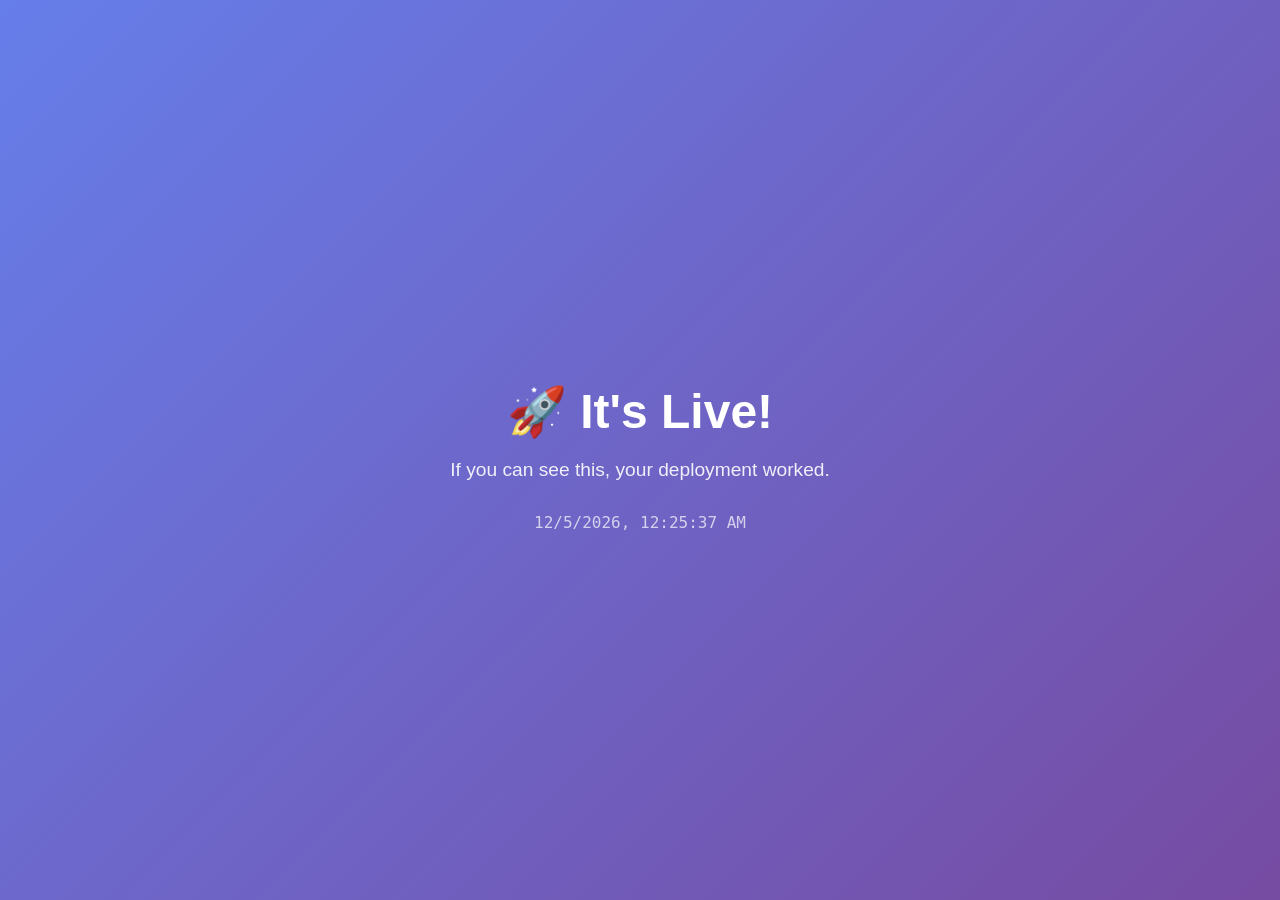
<file: index.html>
<!DOCTYPE html>
<html lang="en">
<head>
<meta charset="UTF-8">
<meta name="viewport" content="width=device-width, initial-scale=1.0">
<title>Deploy Test</title>
<link rel="stylesheet" href="style.css">
</head>
<body>
  <main>
    <h1>🚀 It's Live!</h1>
    <p>If you can see this, your deployment worked.</p>
    <p id="clock"></p>
  </main>
  <script src="script.js"></script>
</body>
</html>
</file>
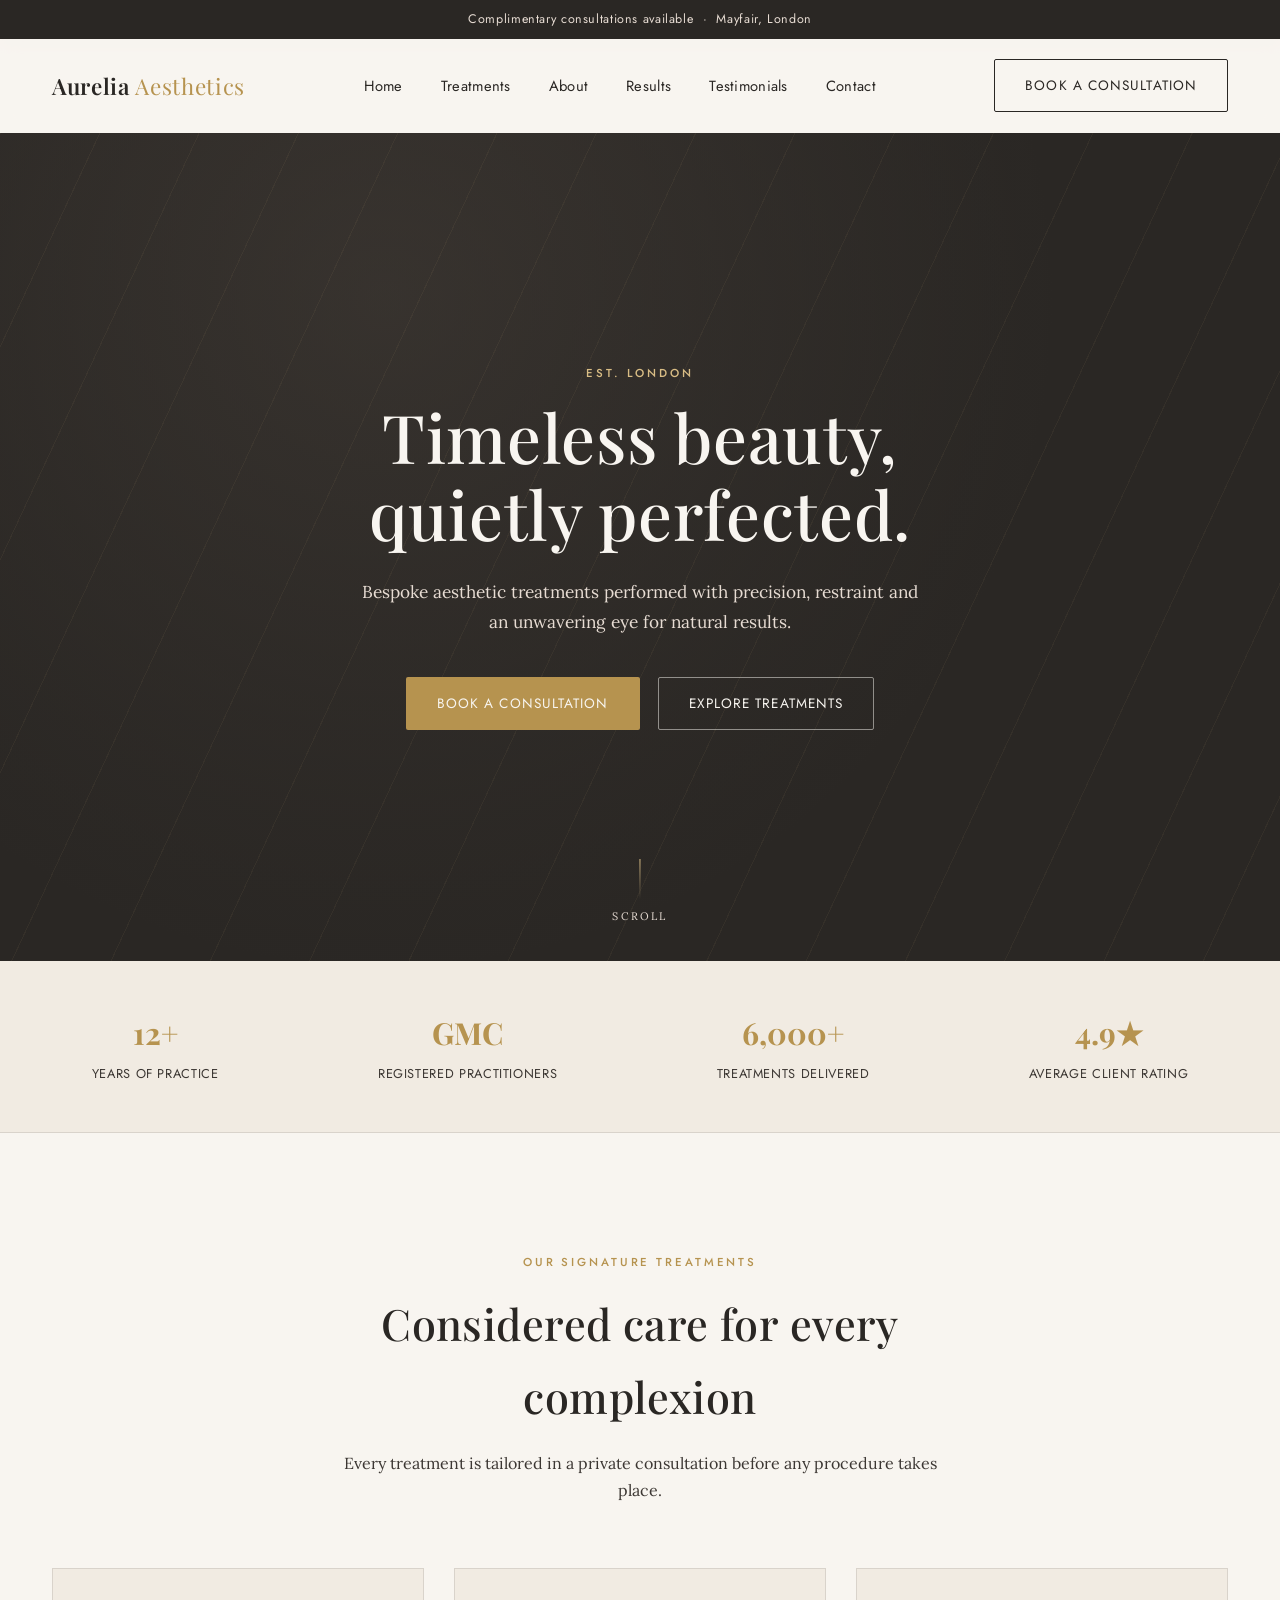
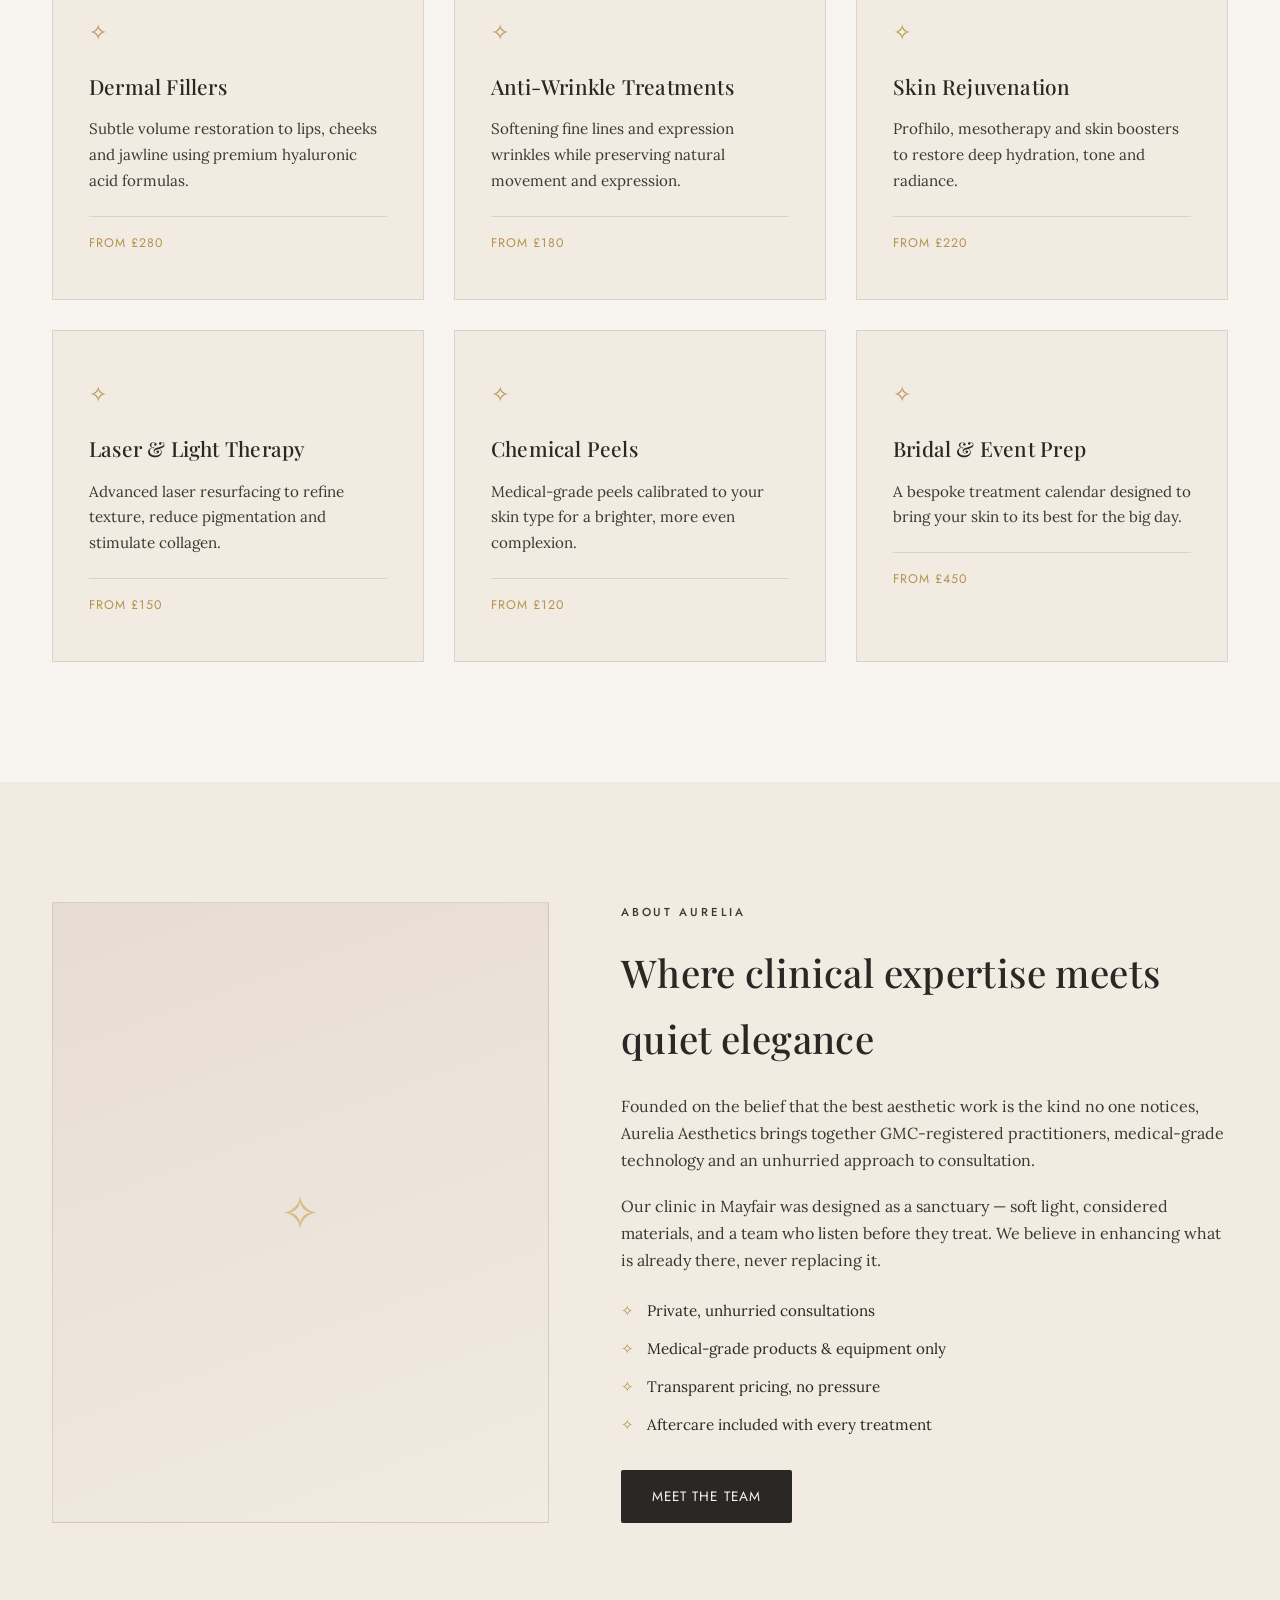
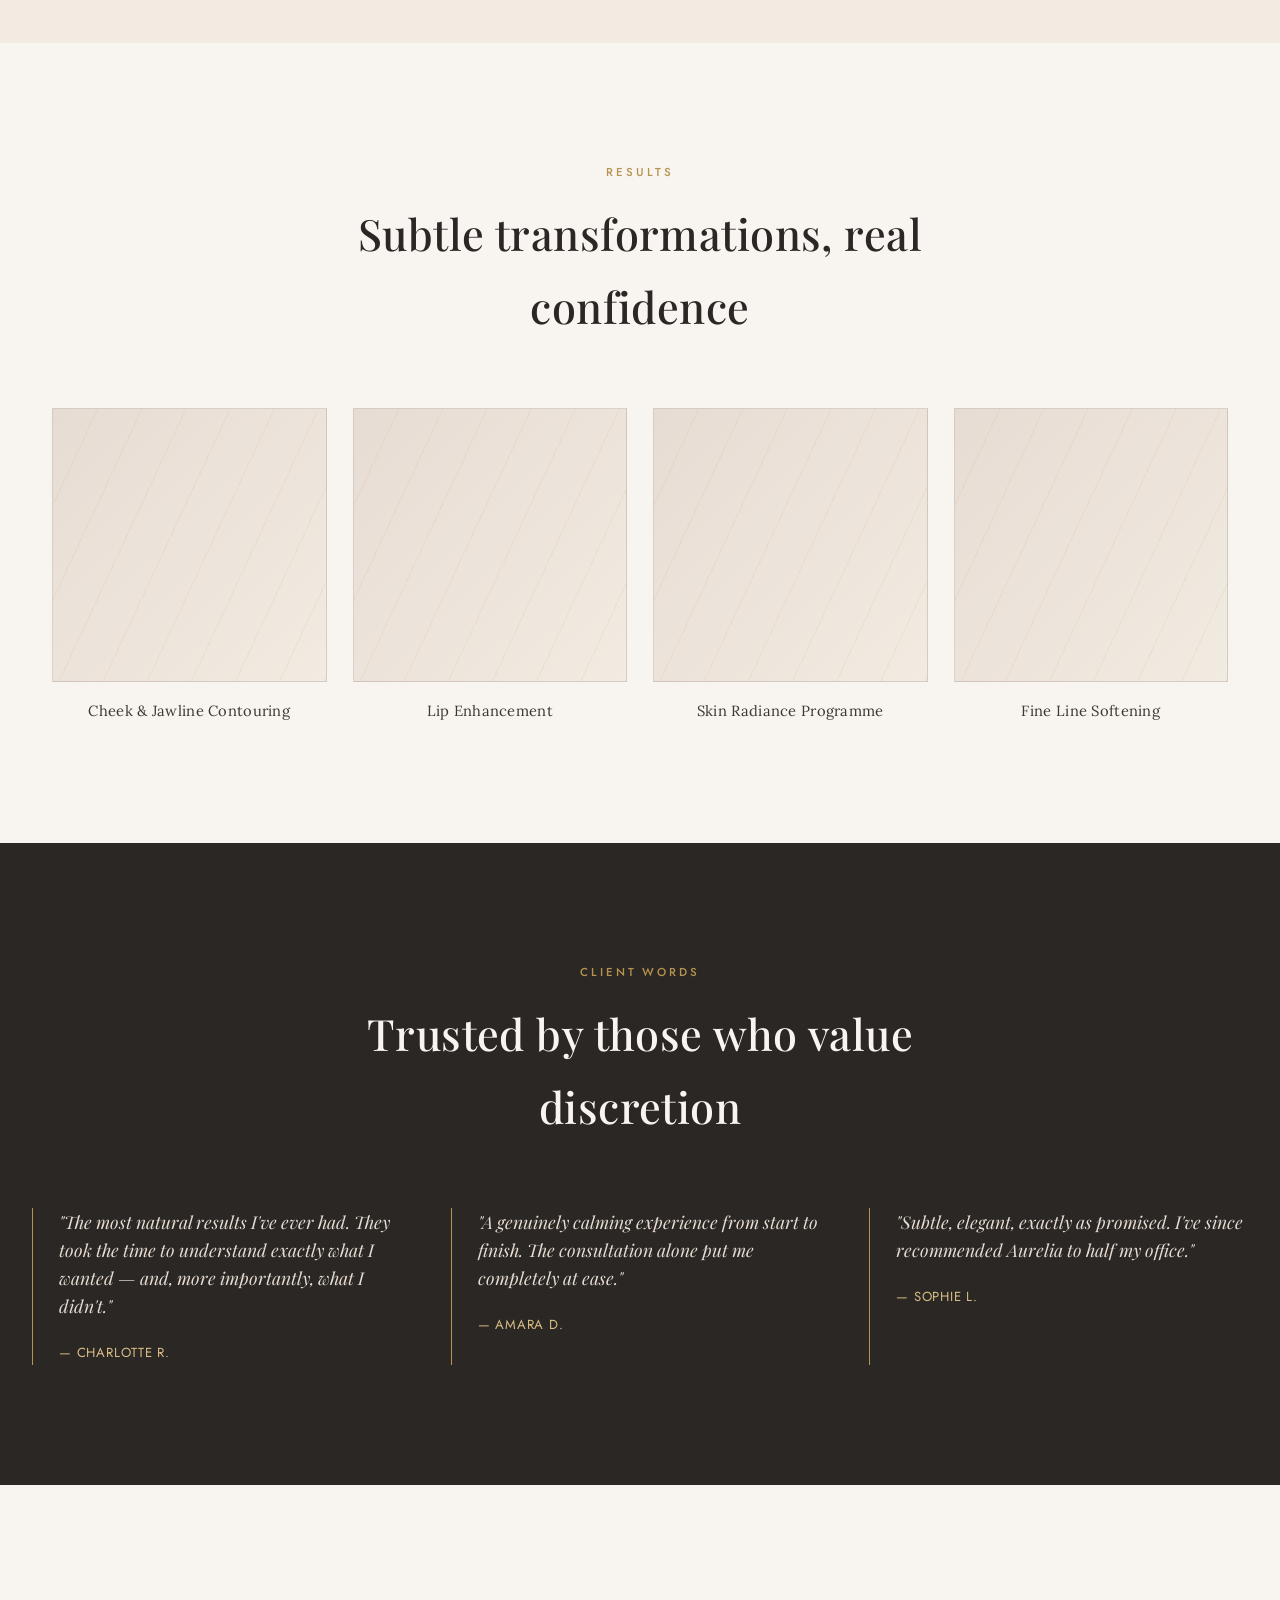
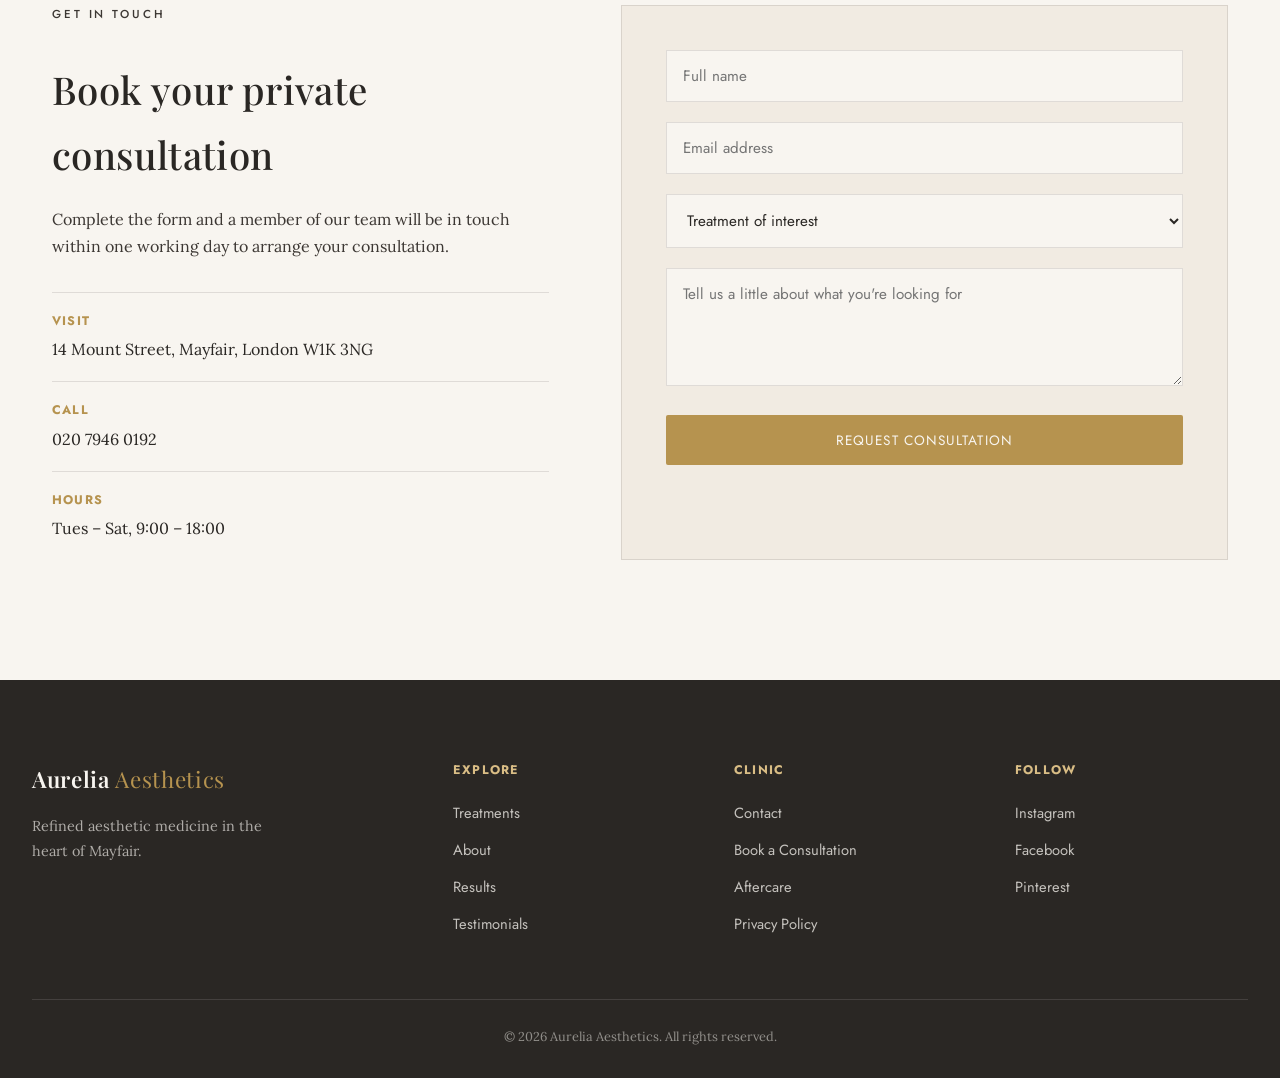
<file: aesthetics-brand-website/index.html>
<!DOCTYPE html>
<html lang="en">
<head>
<meta charset="UTF-8">
<meta name="viewport" content="width=device-width, initial-scale=1.0">
<title>Aurelia Aesthetics — Refined Skin &amp; Beauty Clinic</title>
<link rel="preconnect" href="https://fonts.googleapis.com">
<link rel="preconnect" href="https://fonts.gstatic.com" crossorigin>
<link href="https://fonts.googleapis.com/css2?family=Playfair+Display:ital,wght@0,400;0,500;0,600;1,400&family=Lora:ital,wght@0,400;0,500;1,400&family=Jost:wght@300;400;500;600&display=swap" rel="stylesheet">
<link rel="stylesheet" href="style.css">
</head>
<body>

<div class="top-bar">
  <p>Complimentary consultations available &nbsp;·&nbsp; Mayfair, London</p>
</div>

<header class="site-header" id="siteHeader">
  <nav class="navbar">
    <a href="#home" class="logo">Aurelia <span>Aesthetics</span></a>

    <button class="nav-toggle" id="navToggle" aria-label="Toggle navigation">
      <span></span><span></span><span></span>
    </button>

    <ul class="nav-links" id="navLinks">
      <li><a href="#home">Home</a></li>
      <li><a href="#treatments">Treatments</a></li>
      <li><a href="#about">About</a></li>
      <li><a href="#results">Results</a></li>
      <li><a href="#testimonials">Testimonials</a></li>
      <li><a href="#contact">Contact</a></li>
    </ul>

    <a href="#contact" class="btn btn-outline nav-cta">Book a Consultation</a>
  </nav>
</header>

<main>

  <!-- HERO -->
  <section class="hero" id="home">
    <div class="hero-content" data-reveal>
      <p class="eyebrow">Est. London</p>
      <h1>Timeless beauty,<br> quietly perfected.</h1>
      <p class="hero-sub">Bespoke aesthetic treatments performed with precision, restraint and an unwavering eye for natural results.</p>
      <div class="hero-actions">
        <a href="#contact" class="btn btn-gold">Book a Consultation</a>
        <a href="#treatments" class="btn btn-ghost">Explore Treatments</a>
      </div>
    </div>
    <div class="hero-scroll">
      <span></span>
      <small>Scroll</small>
    </div>
  </section>

  <!-- MARQUEE / TRUST STRIP -->
  <section class="trust-strip" data-reveal>
    <div class="trust-item">
      <strong>12+</strong>
      <span>Years of Practice</span>
    </div>
    <div class="trust-item">
      <strong>GMC</strong>
      <span>Registered Practitioners</span>
    </div>
    <div class="trust-item">
      <strong>6,000+</strong>
      <span>Treatments Delivered</span>
    </div>
    <div class="trust-item">
      <strong>4.9★</strong>
      <span>Average Client Rating</span>
    </div>
  </section>

  <!-- TREATMENTS -->
  <section class="section treatments" id="treatments">
    <div class="section-head" data-reveal>
      <p class="eyebrow">Our Signature Treatments</p>
      <h2>Considered care for every complexion</h2>
      <p class="section-sub">Every treatment is tailored in a private consultation before any procedure takes place.</p>
    </div>

    <div class="treatment-grid">
      <article class="treatment-card" data-reveal>
        <div class="treatment-icon">✧</div>
        <h3>Dermal Fillers</h3>
        <p>Subtle volume restoration to lips, cheeks and jawline using premium hyaluronic acid formulas.</p>
        <span class="price">From £280</span>
      </article>

      <article class="treatment-card" data-reveal>
        <div class="treatment-icon">✧</div>
        <h3>Anti-Wrinkle Treatments</h3>
        <p>Softening fine lines and expression wrinkles while preserving natural movement and expression.</p>
        <span class="price">From £180</span>
      </article>

      <article class="treatment-card" data-reveal>
        <div class="treatment-icon">✧</div>
        <h3>Skin Rejuvenation</h3>
        <p>Profhilo, mesotherapy and skin boosters to restore deep hydration, tone and radiance.</p>
        <span class="price">From £220</span>
      </article>

      <article class="treatment-card" data-reveal>
        <div class="treatment-icon">✧</div>
        <h3>Laser &amp; Light Therapy</h3>
        <p>Advanced laser resurfacing to refine texture, reduce pigmentation and stimulate collagen.</p>
        <span class="price">From £150</span>
      </article>

      <article class="treatment-card" data-reveal>
        <div class="treatment-icon">✧</div>
        <h3>Chemical Peels</h3>
        <p>Medical-grade peels calibrated to your skin type for a brighter, more even complexion.</p>
        <span class="price">From £120</span>
      </article>

      <article class="treatment-card" data-reveal>
        <div class="treatment-icon">✧</div>
        <h3>Bridal &amp; Event Prep</h3>
        <p>A bespoke treatment calendar designed to bring your skin to its best for the big day.</p>
        <span class="price">From £450</span>
      </article>
    </div>
  </section>

  <!-- ABOUT -->
  <div class="band band-cream">
    <section class="section about" id="about">
      <div class="about-media" data-reveal>
        <div class="about-frame"></div>
      </div>
      <div class="about-copy" data-reveal>
        <p class="eyebrow">About Aurelia</p>
        <h2>Where clinical expertise meets quiet elegance</h2>
        <p>Founded on the belief that the best aesthetic work is the kind no one notices, Aurelia Aesthetics brings together GMC-registered practitioners, medical-grade technology and an unhurried approach to consultation.</p>
        <p>Our clinic in Mayfair was designed as a sanctuary — soft light, considered materials, and a team who listen before they treat. We believe in enhancing what is already there, never replacing it.</p>
        <ul class="about-list">
          <li>Private, unhurried consultations</li>
          <li>Medical-grade products &amp; equipment only</li>
          <li>Transparent pricing, no pressure</li>
          <li>Aftercare included with every treatment</li>
        </ul>
        <a href="#contact" class="btn btn-dark">Meet the Team</a>
      </div>
    </section>
  </div>

  <!-- RESULTS -->
  <section class="section results" id="results">
    <div class="section-head" data-reveal>
      <p class="eyebrow">Results</p>
      <h2>Subtle transformations, real confidence</h2>
    </div>
    <div class="results-grid">
      <div class="result-card" data-reveal><div class="result-swatch"></div><p>Cheek &amp; Jawline Contouring</p></div>
      <div class="result-card" data-reveal><div class="result-swatch"></div><p>Lip Enhancement</p></div>
      <div class="result-card" data-reveal><div class="result-swatch"></div><p>Skin Radiance Programme</p></div>
      <div class="result-card" data-reveal><div class="result-swatch"></div><p>Fine Line Softening</p></div>
    </div>
  </section>

  <!-- TESTIMONIALS -->
  <section class="section testimonials" id="testimonials">
    <div class="section-head light" data-reveal>
      <p class="eyebrow">Client Words</p>
      <h2>Trusted by those who value discretion</h2>
    </div>
    <div class="testimonial-track" data-reveal>
      <blockquote class="testimonial">
        <p>"The most natural results I've ever had. They took the time to understand exactly what I wanted — and, more importantly, what I didn't."</p>
        <cite>— Charlotte R.</cite>
      </blockquote>
      <blockquote class="testimonial">
        <p>"A genuinely calming experience from start to finish. The consultation alone put me completely at ease."</p>
        <cite>— Amara D.</cite>
      </blockquote>
      <blockquote class="testimonial">
        <p>"Subtle, elegant, exactly as promised. I've since recommended Aurelia to half my office."</p>
        <cite>— Sophie L.</cite>
      </blockquote>
    </div>
  </section>

  <!-- CONTACT -->
  <section class="section contact" id="contact">
    <div class="contact-copy" data-reveal>
      <p class="eyebrow">Get in Touch</p>
      <h2>Book your private consultation</h2>
      <p>Complete the form and a member of our team will be in touch within one working day to arrange your consultation.</p>
      <div class="contact-detail">
        <strong>Visit</strong>
        <span>14 Mount Street, Mayfair, London W1K 3NG</span>
      </div>
      <div class="contact-detail">
        <strong>Call</strong>
        <span>020 7946 0192</span>
      </div>
      <div class="contact-detail">
        <strong>Hours</strong>
        <span>Tues – Sat, 9:00 – 18:00</span>
      </div>
    </div>

    <form class="contact-form" id="contactForm" data-reveal>
      <div class="form-row">
        <input type="text" id="name" name="name" placeholder="Full name" required>
      </div>
      <div class="form-row">
        <input type="email" id="email" name="email" placeholder="Email address" required>
      </div>
      <div class="form-row">
        <select id="treatment" name="treatment">
          <option value="">Treatment of interest</option>
          <option>Dermal Fillers</option>
          <option>Anti-Wrinkle Treatments</option>
          <option>Skin Rejuvenation</option>
          <option>Laser &amp; Light Therapy</option>
          <option>Chemical Peels</option>
          <option>Bridal &amp; Event Prep</option>
          <option>Not sure yet</option>
        </select>
      </div>
      <div class="form-row">
        <textarea id="message" name="message" rows="4" placeholder="Tell us a little about what you're looking for"></textarea>
      </div>
      <button type="submit" class="btn btn-gold full-width">Request Consultation</button>
      <p class="form-note" id="formNote"></p>
    </form>
  </section>

</main>

<footer class="site-footer">
  <div class="footer-top">
    <div class="footer-brand">
      <a href="#home" class="logo">Aurelia <span>Aesthetics</span></a>
      <p>Refined aesthetic medicine in the heart of Mayfair.</p>
    </div>
    <div class="footer-links">
      <h4>Explore</h4>
      <a href="#treatments">Treatments</a>
      <a href="#about">About</a>
      <a href="#results">Results</a>
      <a href="#testimonials">Testimonials</a>
    </div>
    <div class="footer-links">
      <h4>Clinic</h4>
      <a href="#contact">Contact</a>
      <a href="#contact">Book a Consultation</a>
      <a href="#">Aftercare</a>
      <a href="#">Privacy Policy</a>
    </div>
    <div class="footer-social">
      <h4>Follow</h4>
      <a href="#">Instagram</a>
      <a href="#">Facebook</a>
      <a href="#">Pinterest</a>
    </div>
  </div>
  <div class="footer-bottom">
    <p>&copy; <span id="year"></span> Aurelia Aesthetics. All rights reserved.</p>
  </div>
</footer>

<script src="script.js"></script>
</body>
</html>
</file>
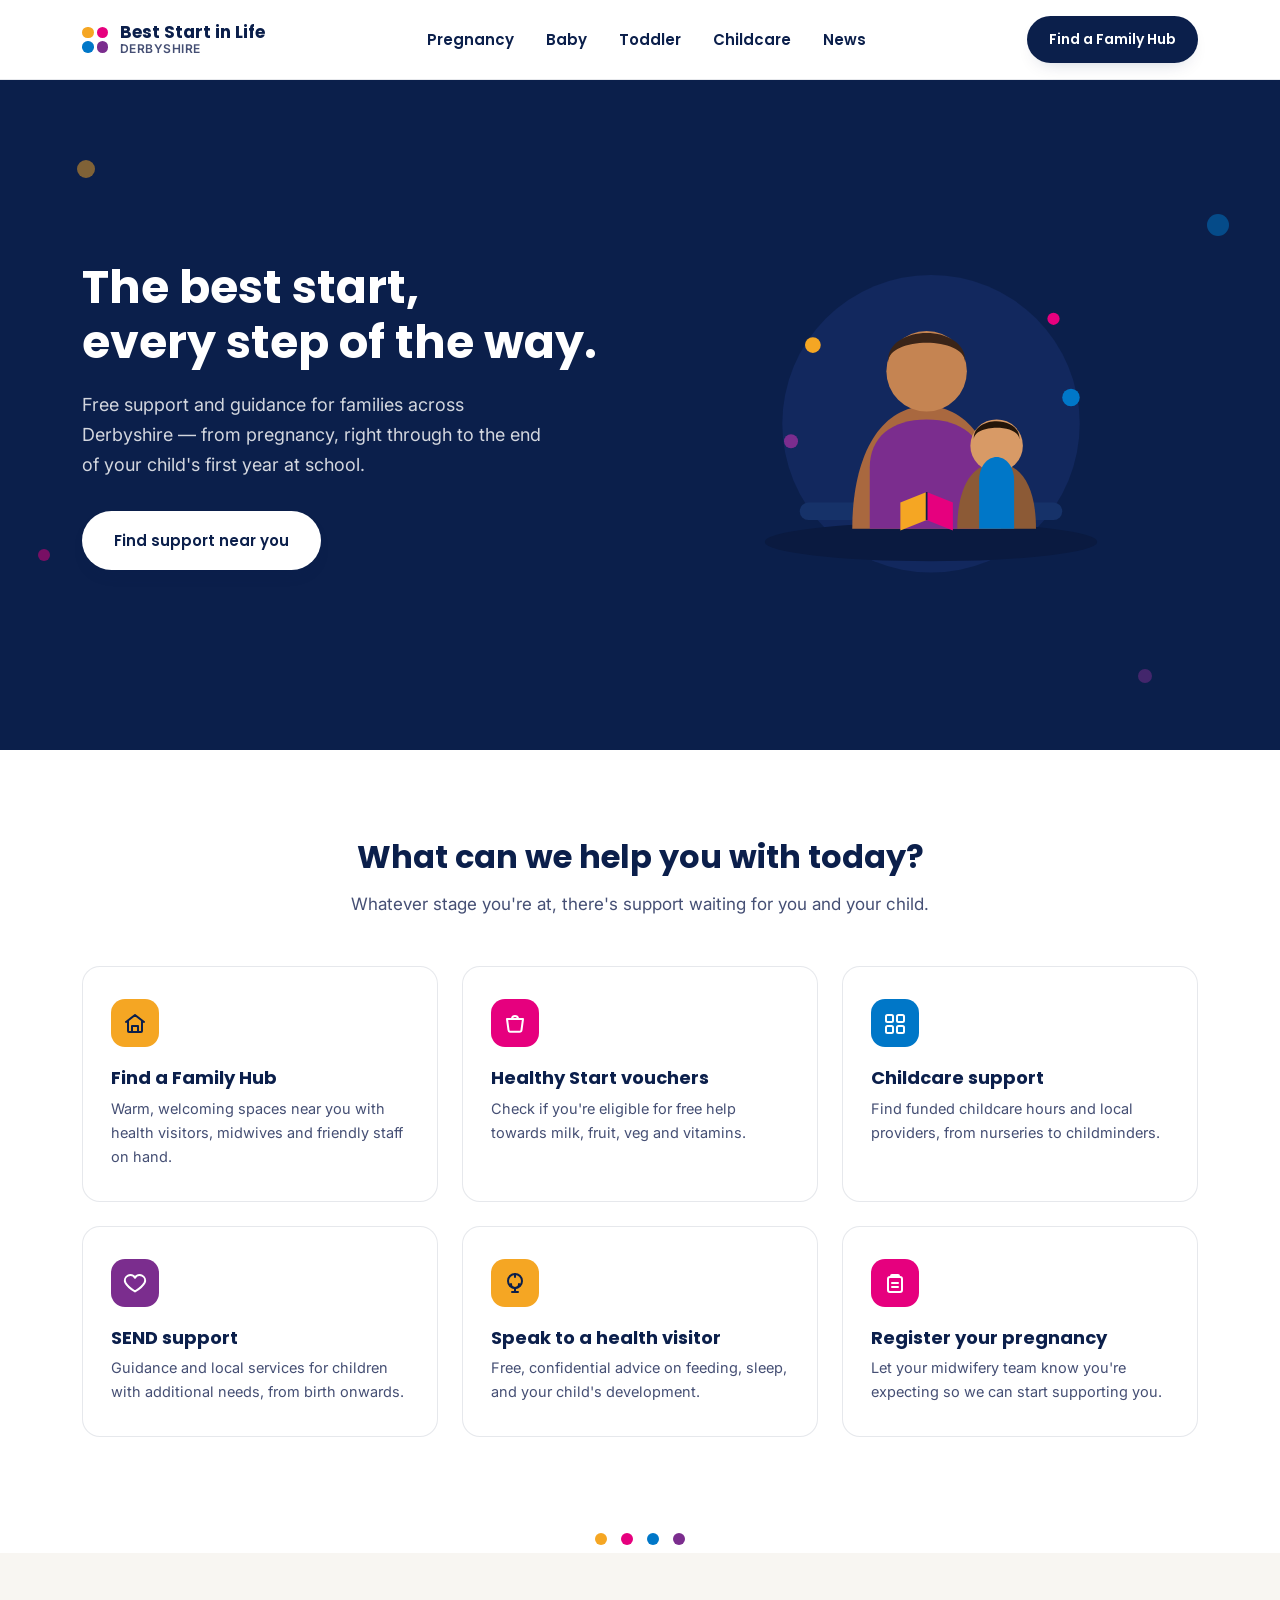
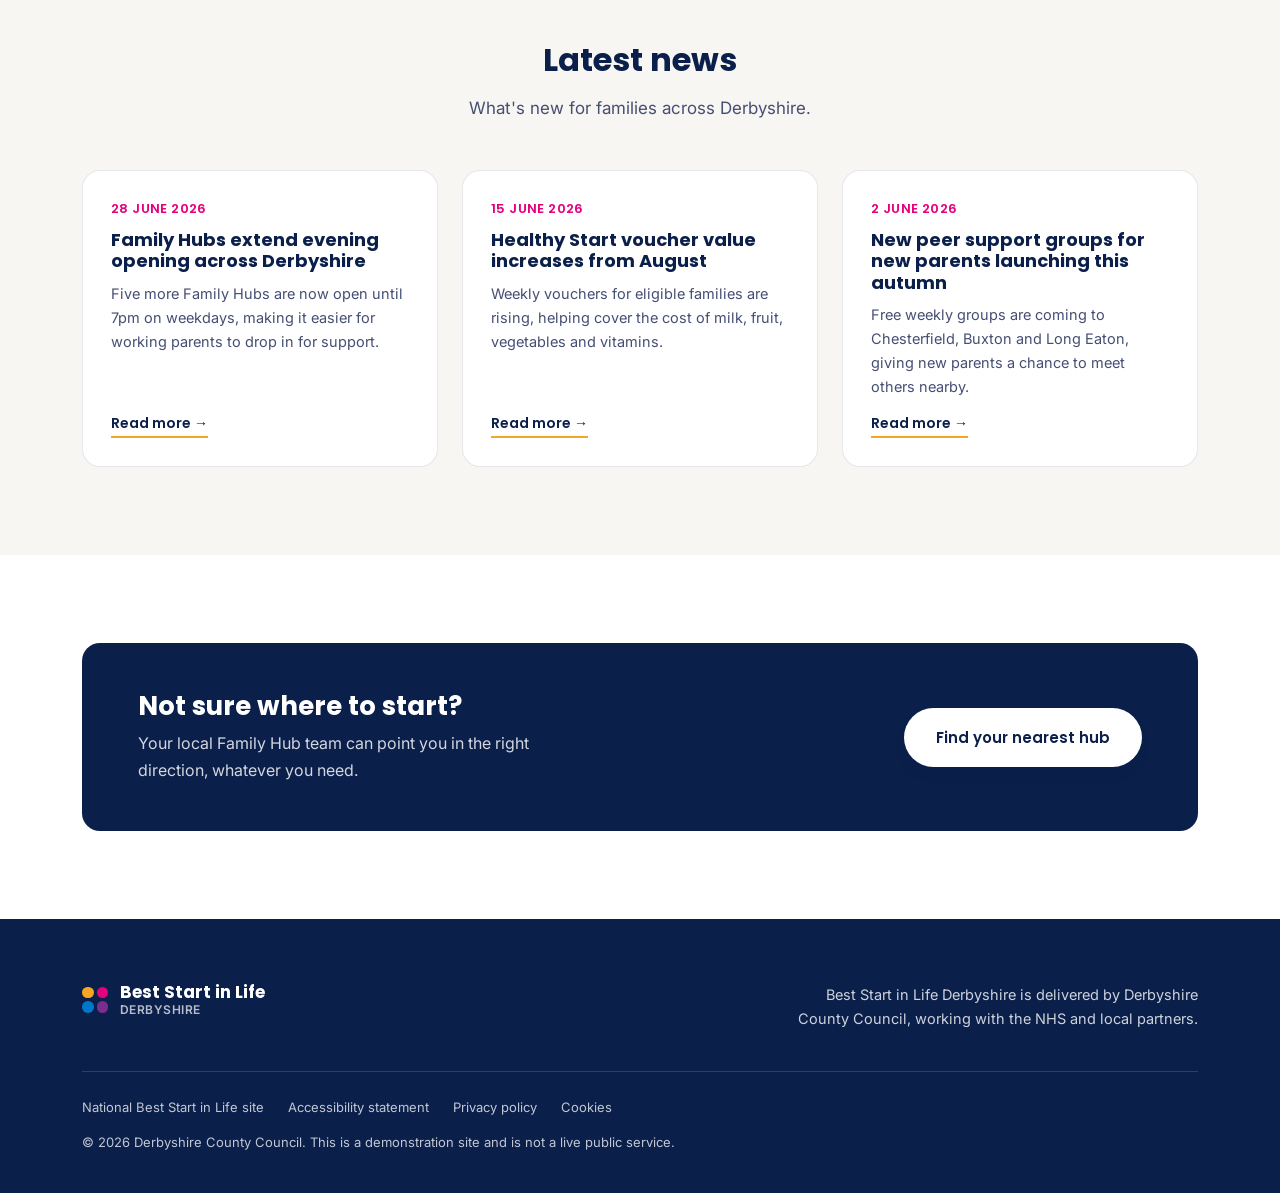
<file: best-start-in-life-derbyshire/index.html>
<!DOCTYPE html>
<html lang="en-GB">
<head>
<meta charset="utf-8" />
<meta name="viewport" content="width=device-width, initial-scale=1" />
<title>Home - Best Start in Life Derbyshire</title>
<meta name="description" content="Free support and guidance for families across Derbyshire, from pregnancy through to the end of reception year." />
<link rel="preconnect" href="https://fonts.googleapis.com" />
<link rel="preconnect" href="https://fonts.gstatic.com" crossorigin="anonymous" />
<link href="https://fonts.googleapis.com/css2?family=Inter:ital,wght@0,400..800;1,400..800&family=Poppins:wght@500;600;700;800&display=swap" rel="stylesheet" />
<link href="styles.css" rel="stylesheet" type="text/css" />
</head>
<body>

<a class="skip-link" href="#main">Skip to main content</a>

<header class="site-header">
  <div class="container">
    <a class="logo" href="#" title="Best Start in Life Derbyshire — home">
      <span class="logo-dots" aria-hidden="true">
        <span class="dot dot-amber"></span>
        <span class="dot dot-magenta"></span>
        <span class="dot dot-blue"></span>
        <span class="dot dot-purple"></span>
      </span>
      <span class="logo-text">
        <span class="logo-title">Best Start in Life</span>
        <span class="logo-sub">Derbyshire</span>
      </span>
    </a>

    <nav class="main-nav" aria-label="Main navigation" id="main-nav">
      <a href="#">Pregnancy</a>
      <a href="#">Baby</a>
      <a href="#">Toddler</a>
      <a href="#">Childcare</a>
      <a href="#news">News</a>
    </nav>

    <div class="header-actions">
      <a class="btn btn-primary btn-small" href="#top-tasks">Find a Family Hub</a>
      <button class="nav-toggle" aria-label="Open menu" aria-expanded="false" aria-controls="main-nav">
        <span></span><span></span><span></span>
      </button>
    </div>
  </div>
</header>

<main id="main">

  <!-- Hero -->
  <section class="hero">
    <div class="hero-decor" aria-hidden="true">
      <span class="hero-dot hero-dot-amber"></span>
      <span class="hero-dot hero-dot-magenta"></span>
      <span class="hero-dot hero-dot-blue"></span>
      <span class="hero-dot hero-dot-purple"></span>
    </div>
    <div class="container hero-grid">
      <div class="hero-copy">
        <h1>The best start,<br>every step of the way.</h1>
        <p class="hero-lead">Free support and guidance for families across Derbyshire &mdash; from pregnancy, right through to the end of your child's first year at school.</p>
        <div class="hero-actions">
          <a class="btn btn-onlight" href="#top-tasks">Find support near you</a>
        </div>
      </div>
      <div class="hero-visual">
        <svg class="hero-illustration" viewBox="0 0 480 400" role="img" aria-labelledby="heroIllustrationTitle">
          <title id="heroIllustrationTitle">Illustration of a parent reading a book with their child, sitting together on a rug</title>
          <circle cx="240" cy="210" r="170" fill="#12285E" />
          <ellipse cx="240" cy="345" rx="190" ry="22" fill="#0A1A40" />
          <!-- rug -->
          <rect x="90" y="300" width="300" height="20" rx="10" fill="#163269" />
          <!-- parent body -->
          <path d="M150 330 C150 250 180 190 235 190 C290 190 320 250 320 330 Z" fill="#A9683F" />
          <!-- parent head -->
          <circle cx="235" cy="150" r="46" fill="#C58452" />
          <path d="M191 140 C188 95 282 95 279 140 C279 110 191 110 191 140 Z" fill="#3A2418" />
          <!-- parent top -->
          <path d="M170 260 C170 225 195 205 235 205 C275 205 300 225 300 260 L300 330 L170 330 Z" fill="#7B2D8E" />
          <!-- child body -->
          <path d="M270 330 C270 285 285 255 315 255 C345 255 360 285 360 330 Z" fill="#8C5A36" />
          <circle cx="315" cy="235" r="30" fill="#D89A66" />
          <path d="M289 228 C287 200 343 200 341 228 C341 210 289 210 289 228 Z" fill="#241509" />
          <path d="M295 275 C295 258 305 248 315 248 C325 248 335 258 335 275 L335 330 L295 330 Z" fill="#0077C8" />
          <!-- book -->
          <path d="M205 300 L235 288 L235 320 L205 332 Z" fill="#F5A623" />
          <path d="M265 300 L235 288 L235 320 L265 332 Z" fill="#E6007E" />
          <path d="M235 288 L235 320" stroke="#0B1F4B" stroke-width="2" />
          <!-- decorative dots -->
          <circle cx="105" cy="120" r="9" fill="#F5A623" />
          <circle cx="380" cy="90" r="7" fill="#E6007E" />
          <circle cx="400" cy="180" r="10" fill="#0077C8" />
          <circle cx="80" cy="230" r="8" fill="#7B2D8E" />
        </svg>
      </div>
    </div>
  </section>

  <!-- Top tasks -->
  <section id="top-tasks">
    <div class="container">
      <div class="section-header centered">
        <h2>What can we help you with today?</h2>
        <p class="lead">Whatever stage you're at, there's support waiting for you and your child.</p>
      </div>

      <div class="task-cards">
        <a class="task-card" href="#">
          <span class="task-icon icon-amber">
            <svg viewBox="0 0 24 24" fill="none" stroke-width="2" stroke-linecap="round" stroke-linejoin="round"><path d="M3 11l9-7 9 7"/><path d="M5 10v10a1 1 0 001 1h12a1 1 0 001-1V10"/><path d="M9 21v-6h6v6"/></svg>
          </span>
          <h3>Find a Family Hub</h3>
          <p>Warm, welcoming spaces near you with health visitors, midwives and friendly staff on hand.</p>
        </a>

        <a class="task-card" href="#">
          <span class="task-icon icon-magenta">
            <svg viewBox="0 0 24 24" fill="none" stroke-width="2" stroke-linecap="round" stroke-linejoin="round"><path d="M4 8h16l-1.5 11a2 2 0 01-2 1.8H7.5a2 2 0 01-2-1.8L4 8z"/><path d="M9 8a3 3 0 016 0"/></svg>
          </span>
          <h3>Healthy Start vouchers</h3>
          <p>Check if you're eligible for free help towards milk, fruit, veg and vitamins.</p>
        </a>

        <a class="task-card" href="#">
          <span class="task-icon icon-blue">
            <svg viewBox="0 0 24 24" fill="none" stroke-width="2" stroke-linecap="round" stroke-linejoin="round"><rect x="3" y="4" width="7" height="7" rx="1.5"/><rect x="14" y="4" width="7" height="7" rx="1.5"/><rect x="3" y="15" width="7" height="7" rx="1.5"/><rect x="14" y="15" width="7" height="7" rx="1.5"/></svg>
          </span>
          <h3>Childcare support</h3>
          <p>Find funded childcare hours and local providers, from nurseries to childminders.</p>
        </a>

        <a class="task-card" href="#">
          <span class="task-icon icon-purple">
            <svg viewBox="0 0 24 24" fill="none" stroke-width="2" stroke-linecap="round" stroke-linejoin="round"><path d="M12 20.5s-7.5-4.6-9.7-9A5.4 5.4 0 0112 6.8 5.4 5.4 0 0121.7 11.5c-2.2 4.4-9.7 9-9.7 9z"/></svg>
          </span>
          <h3>SEND support</h3>
          <p>Guidance and local services for children with additional needs, from birth onwards.</p>
        </a>

        <a class="task-card" href="#">
          <span class="task-icon icon-amber">
            <svg viewBox="0 0 24 24" fill="none" stroke-width="2" stroke-linecap="round" stroke-linejoin="round"><path d="M8 13a4 4 0 108 0"/><path d="M12 3v3"/><circle cx="12" cy="10" r="7"/><path d="M12 17v4"/><path d="M9 21h6"/></svg>
          </span>
          <h3>Speak to a health visitor</h3>
          <p>Free, confidential advice on feeding, sleep, and your child's development.</p>
        </a>

        <a class="task-card" href="#">
          <span class="task-icon icon-magenta">
            <svg viewBox="0 0 24 24" fill="none" stroke-width="2" stroke-linecap="round" stroke-linejoin="round"><path d="M9 4h6a1 1 0 011 1v1H8V5a1 1 0 011-1z"/><rect x="5" y="6" width="14" height="15" rx="2"/><path d="M9 12h6"/><path d="M9 16h6"/></svg>
          </span>
          <h3>Register your pregnancy</h3>
          <p>Let your midwifery team know you're expecting so we can start supporting you.</p>
        </a>
      </div>
    </div>
  </section>

  <div class="dot-divider" aria-hidden="true">
    <span class="dot dot-amber"></span>
    <span class="dot dot-magenta"></span>
    <span class="dot dot-blue"></span>
    <span class="dot dot-purple"></span>
  </div>

  <!-- News -->
  <section class="section-alt" id="news">
    <div class="container">
      <div class="section-header centered">
        <h2>Latest news</h2>
        <p class="lead">What's new for families across Derbyshire.</p>
      </div>

      <div class="news-cards">
        <article class="news-card">
          <span class="news-date">28 June 2026</span>
          <h3>Family Hubs extend evening opening across Derbyshire</h3>
          <p>Five more Family Hubs are now open until 7pm on weekdays, making it easier for working parents to drop in for support.</p>
          <a class="news-link" href="#">Read more <span aria-hidden="true">&rarr;</span></a>
        </article>

        <article class="news-card">
          <span class="news-date">15 June 2026</span>
          <h3>Healthy Start voucher value increases from August</h3>
          <p>Weekly vouchers for eligible families are rising, helping cover the cost of milk, fruit, vegetables and vitamins.</p>
          <a class="news-link" href="#">Read more <span aria-hidden="true">&rarr;</span></a>
        </article>

        <article class="news-card">
          <span class="news-date">2 June 2026</span>
          <h3>New peer support groups for new parents launching this autumn</h3>
          <p>Free weekly groups are coming to Chesterfield, Buxton and Long Eaton, giving new parents a chance to meet others nearby.</p>
          <a class="news-link" href="#">Read more <span aria-hidden="true">&rarr;</span></a>
        </article>
      </div>
    </div>
  </section>

  <!-- CTA banner -->
  <section>
    <div class="container">
      <div class="cta-banner">
        <div>
          <h2>Not sure where to start?</h2>
          <p>Your local Family Hub team can point you in the right direction, whatever you need.</p>
        </div>
        <a class="btn btn-onlight" href="#top-tasks">Find your nearest hub</a>
      </div>
    </div>
  </section>

</main>

<footer class="site-footer">
  <div class="container">
    <div class="footer-top">
      <div class="footer-brand">
        <span class="logo-dots" aria-hidden="true">
          <span class="dot dot-amber"></span>
          <span class="dot dot-magenta"></span>
          <span class="dot dot-blue"></span>
          <span class="dot dot-purple"></span>
        </span>
        <span class="logo-text">
          <span class="logo-title">Best Start in Life</span>
          <span class="logo-sub">Derbyshire</span>
        </span>
      </div>
      <p class="footer-note">Best Start in Life Derbyshire is delivered by Derbyshire County Council, working with the NHS and local partners.</p>
    </div>
    <div class="footer-divider"></div>
    <div class="footer-bottom">
      <ul>
        <li><a href="https://www.beststartinlife.gov.uk" target="_blank" rel="noopener">National Best Start in Life site</a></li>
        <li><a href="#">Accessibility statement</a></li>
        <li><a href="#">Privacy policy</a></li>
        <li><a href="#">Cookies</a></li>
      </ul>
      <p class="copyright">&copy; 2026 Derbyshire County Council. This is a demonstration site and is not a live public service.</p>
    </div>
  </div>
</footer>

<script src="script.js"></script>
</body>
</html>
</file>
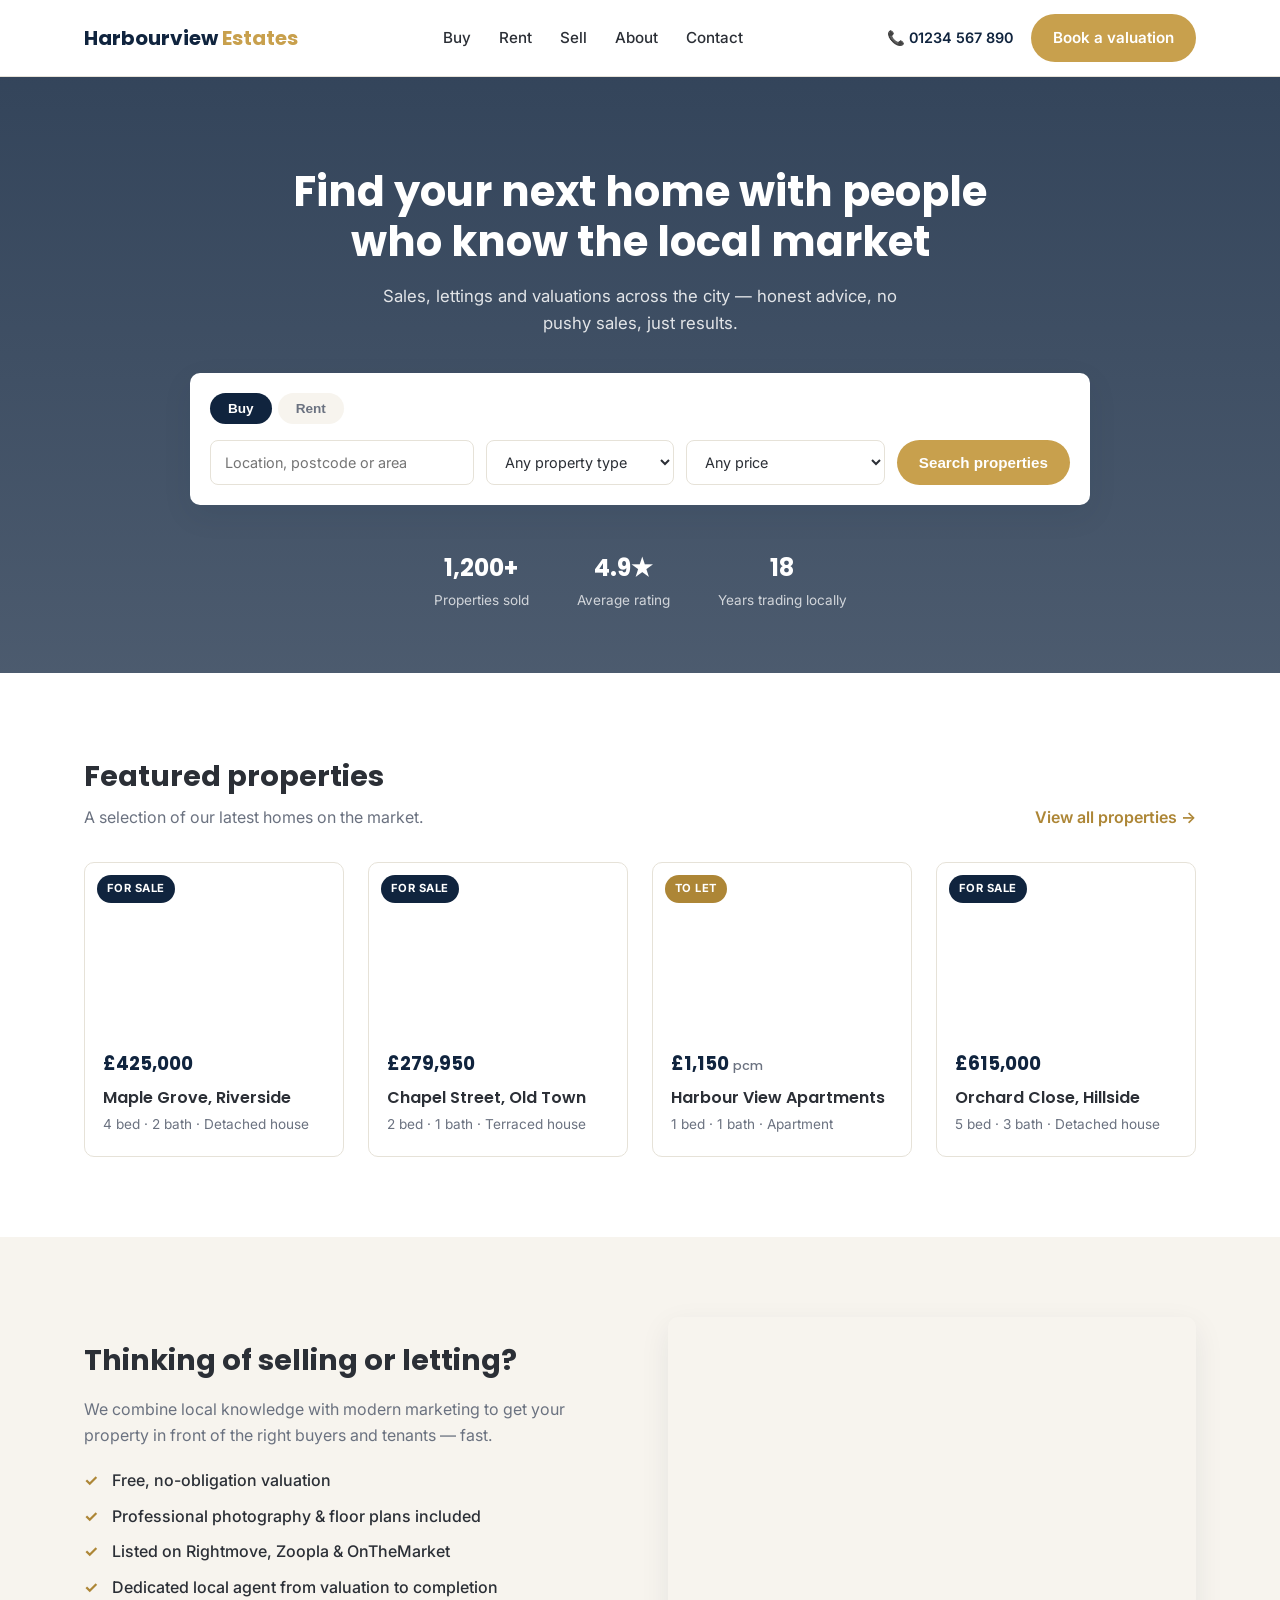
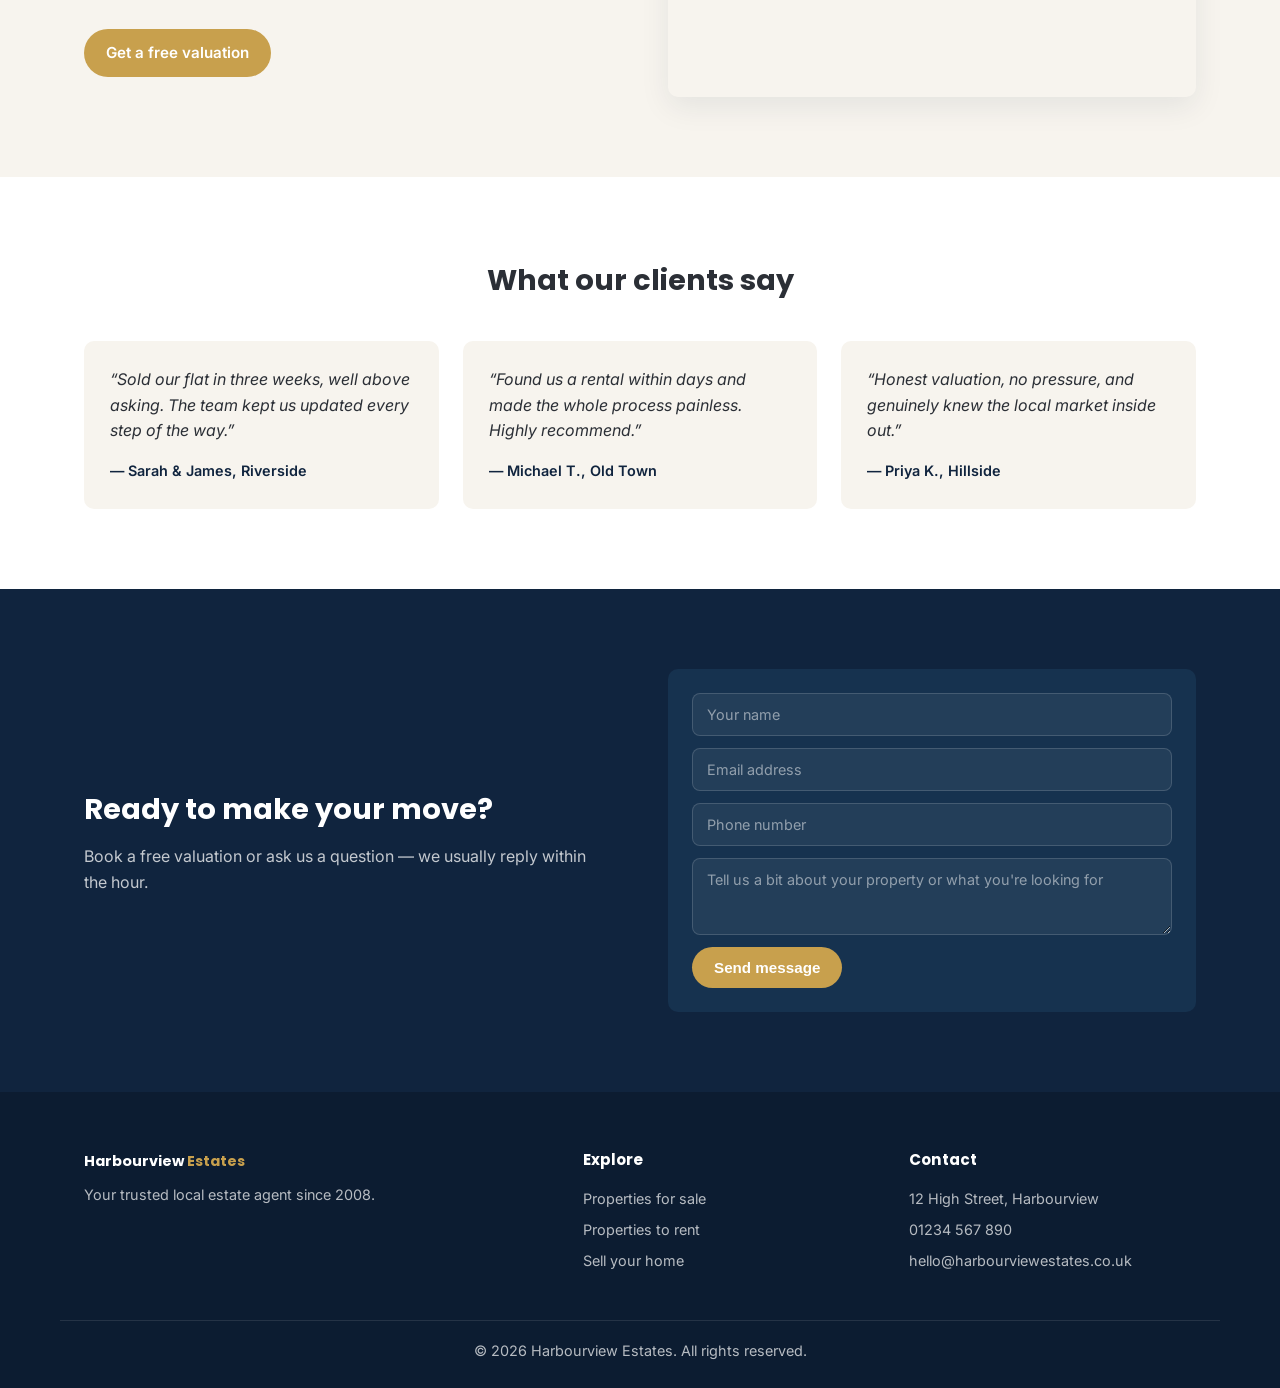
<file: estate-agents-website/index.html>
<!DOCTYPE html>
<html lang="en">
<head>
<meta charset="UTF-8">
<meta name="viewport" content="width=device-width, initial-scale=1.0">
<title>Harbourview Estates | Property Sales &amp; Lettings</title>
<meta name="description" content="Harbourview Estates - trusted local estate agents for buying, selling and renting property.">
<link rel="preconnect" href="https://fonts.googleapis.com">
<link href="https://fonts.googleapis.com/css2?family=Poppins:wght@500;600;700&family=Inter:wght@400;500;600&display=swap" rel="stylesheet">
<link rel="stylesheet" href="style.css">
</head>
<body>

<header class="site-header">
  <div class="container header-inner">
    <a href="#" class="logo">Harbourview <span>Estates</span></a>

    <nav class="main-nav" id="main-nav">
      <a href="#buy">Buy</a>
      <a href="#rent">Rent</a>
      <a href="#sell">Sell</a>
      <a href="#about">About</a>
      <a href="#contact">Contact</a>
    </nav>

    <div class="header-actions">
      <a href="tel:+441234567890" class="phone-link">📞 01234 567 890</a>
      <a href="#contact" class="btn btn-primary">Book a valuation</a>
      <button class="nav-toggle" id="nav-toggle" aria-label="Toggle navigation" aria-expanded="false">
        <span></span><span></span><span></span>
      </button>
    </div>
  </div>
</header>

<main>

  <!-- Hero -->
  <section class="hero">
    <div class="container hero-inner">
      <h1>Find your next home with people who know the local market</h1>
      <p>Sales, lettings and valuations across the city — honest advice, no pushy sales, just results.</p>

      <form class="search-card" id="search-form">
        <div class="search-tabs">
          <button type="button" class="search-tab active" data-mode="buy">Buy</button>
          <button type="button" class="search-tab" data-mode="rent">Rent</button>
        </div>
        <div class="search-fields">
          <input type="text" placeholder="Location, postcode or area" aria-label="Location">
          <select aria-label="Property type">
            <option>Any property type</option>
            <option>House</option>
            <option>Flat / Apartment</option>
            <option>Bungalow</option>
            <option>New build</option>
          </select>
          <select aria-label="Price range">
            <option>Any price</option>
            <option>Up to £200,000</option>
            <option>£200,000 - £400,000</option>
            <option>£400,000 - £600,000</option>
            <option>£600,000+</option>
          </select>
          <button type="submit" class="btn btn-primary search-btn">Search properties</button>
        </div>
      </form>

      <div class="hero-stats">
        <div><strong>1,200+</strong><span>Properties sold</span></div>
        <div><strong>4.9★</strong><span>Average rating</span></div>
        <div><strong>18</strong><span>Years trading locally</span></div>
      </div>
    </div>
  </section>

  <!-- Featured properties -->
  <section class="featured" id="buy">
    <div class="container">
      <div class="section-heading">
        <div>
          <h2>Featured properties</h2>
          <p>A selection of our latest homes on the market.</p>
        </div>
        <a href="#" class="link-more">View all properties →</a>
      </div>

      <div class="property-grid">

        <article class="property-card">
          <div class="property-image" style="background-image:url('https://images.unsplash.com/photo-1568605114967-8130f3a36994?auto=format&fit=crop&w=800&q=60')">
            <span class="tag">For sale</span>
          </div>
          <div class="property-body">
            <p class="price">£425,000</p>
            <h3>Maple Grove, Riverside</h3>
            <p class="meta">4 bed · 2 bath · Detached house</p>
          </div>
        </article>

        <article class="property-card">
          <div class="property-image" style="background-image:url('https://images.unsplash.com/photo-1512917774080-9991f1c4c750?auto=format&fit=crop&w=800&q=60')">
            <span class="tag">For sale</span>
          </div>
          <div class="property-body">
            <p class="price">£279,950</p>
            <h3>Chapel Street, Old Town</h3>
            <p class="meta">2 bed · 1 bath · Terraced house</p>
          </div>
        </article>

        <article class="property-card">
          <div class="property-image" style="background-image:url('https://images.unsplash.com/photo-1522708323590-d24dbb6b0267?auto=format&fit=crop&w=800&q=60')">
            <span class="tag tag-rent">To let</span>
          </div>
          <div class="property-body">
            <p class="price">£1,150 <span>pcm</span></p>
            <h3>Harbour View Apartments</h3>
            <p class="meta">1 bed · 1 bath · Apartment</p>
          </div>
        </article>

        <article class="property-card">
          <div class="property-image" style="background-image:url('https://images.unsplash.com/photo-1560448204-e02f11c3d0e2?auto=format&fit=crop&w=800&q=60')">
            <span class="tag">For sale</span>
          </div>
          <div class="property-body">
            <p class="price">£615,000</p>
            <h3>Orchard Close, Hillside</h3>
            <p class="meta">5 bed · 3 bath · Detached house</p>
          </div>
        </article>

      </div>
    </div>
  </section>

  <!-- Why choose us -->
  <section class="why" id="sell">
    <div class="container why-inner">
      <div class="why-text">
        <h2>Thinking of selling or letting?</h2>
        <p>We combine local knowledge with modern marketing to get your property in front of the right buyers and tenants — fast.</p>
        <ul class="checklist">
          <li>Free, no-obligation valuation</li>
          <li>Professional photography &amp; floor plans included</li>
          <li>Listed on Rightmove, Zoopla &amp; OnTheMarket</li>
          <li>Dedicated local agent from valuation to completion</li>
        </ul>
        <a href="#contact" class="btn btn-primary">Get a free valuation</a>
      </div>
      <div class="why-image" style="background-image:url('https://images.unsplash.com/photo-1600585154340-be6161a56a0c?auto=format&fit=crop&w=900&q=60')"></div>
    </div>
  </section>

  <!-- Testimonials -->
  <section class="testimonials">
    <div class="container">
      <div class="section-heading center">
        <h2>What our clients say</h2>
      </div>
      <div class="testimonial-grid">
        <blockquote>
          <p>“Sold our flat in three weeks, well above asking. The team kept us updated every step of the way.”</p>
          <cite>— Sarah &amp; James, Riverside</cite>
        </blockquote>
        <blockquote>
          <p>“Found us a rental within days and made the whole process painless. Highly recommend.”</p>
          <cite>— Michael T., Old Town</cite>
        </blockquote>
        <blockquote>
          <p>“Honest valuation, no pressure, and genuinely knew the local market inside out.”</p>
          <cite>— Priya K., Hillside</cite>
        </blockquote>
      </div>
    </div>
  </section>

  <!-- Contact / CTA -->
  <section class="cta" id="contact">
    <div class="container cta-inner">
      <div>
        <h2>Ready to make your move?</h2>
        <p>Book a free valuation or ask us a question — we usually reply within the hour.</p>
      </div>
      <form class="contact-form">
        <input type="text" placeholder="Your name" required>
        <input type="email" placeholder="Email address" required>
        <input type="tel" placeholder="Phone number">
        <textarea placeholder="Tell us a bit about your property or what you're looking for" rows="3"></textarea>
        <button type="submit" class="btn btn-primary">Send message</button>
      </form>
    </div>
  </section>

</main>

<footer class="site-footer" id="about">
  <div class="container footer-inner">
    <div>
      <a href="#" class="logo">Harbourview <span>Estates</span></a>
      <p>Your trusted local estate agent since 2008.</p>
    </div>
    <div>
      <h4>Explore</h4>
      <a href="#buy">Properties for sale</a>
      <a href="#rent">Properties to rent</a>
      <a href="#sell">Sell your home</a>
    </div>
    <div>
      <h4>Contact</h4>
      <p>12 High Street, Harbourview</p>
      <p>01234 567 890</p>
      <p>hello@harbourviewestates.co.uk</p>
    </div>
  </div>
  <div class="container footer-bottom">
    <p>© <span id="year"></span> Harbourview Estates. All rights reserved.</p>
  </div>
</footer>

<script src="script.js"></script>
</body>
</html>
</file>
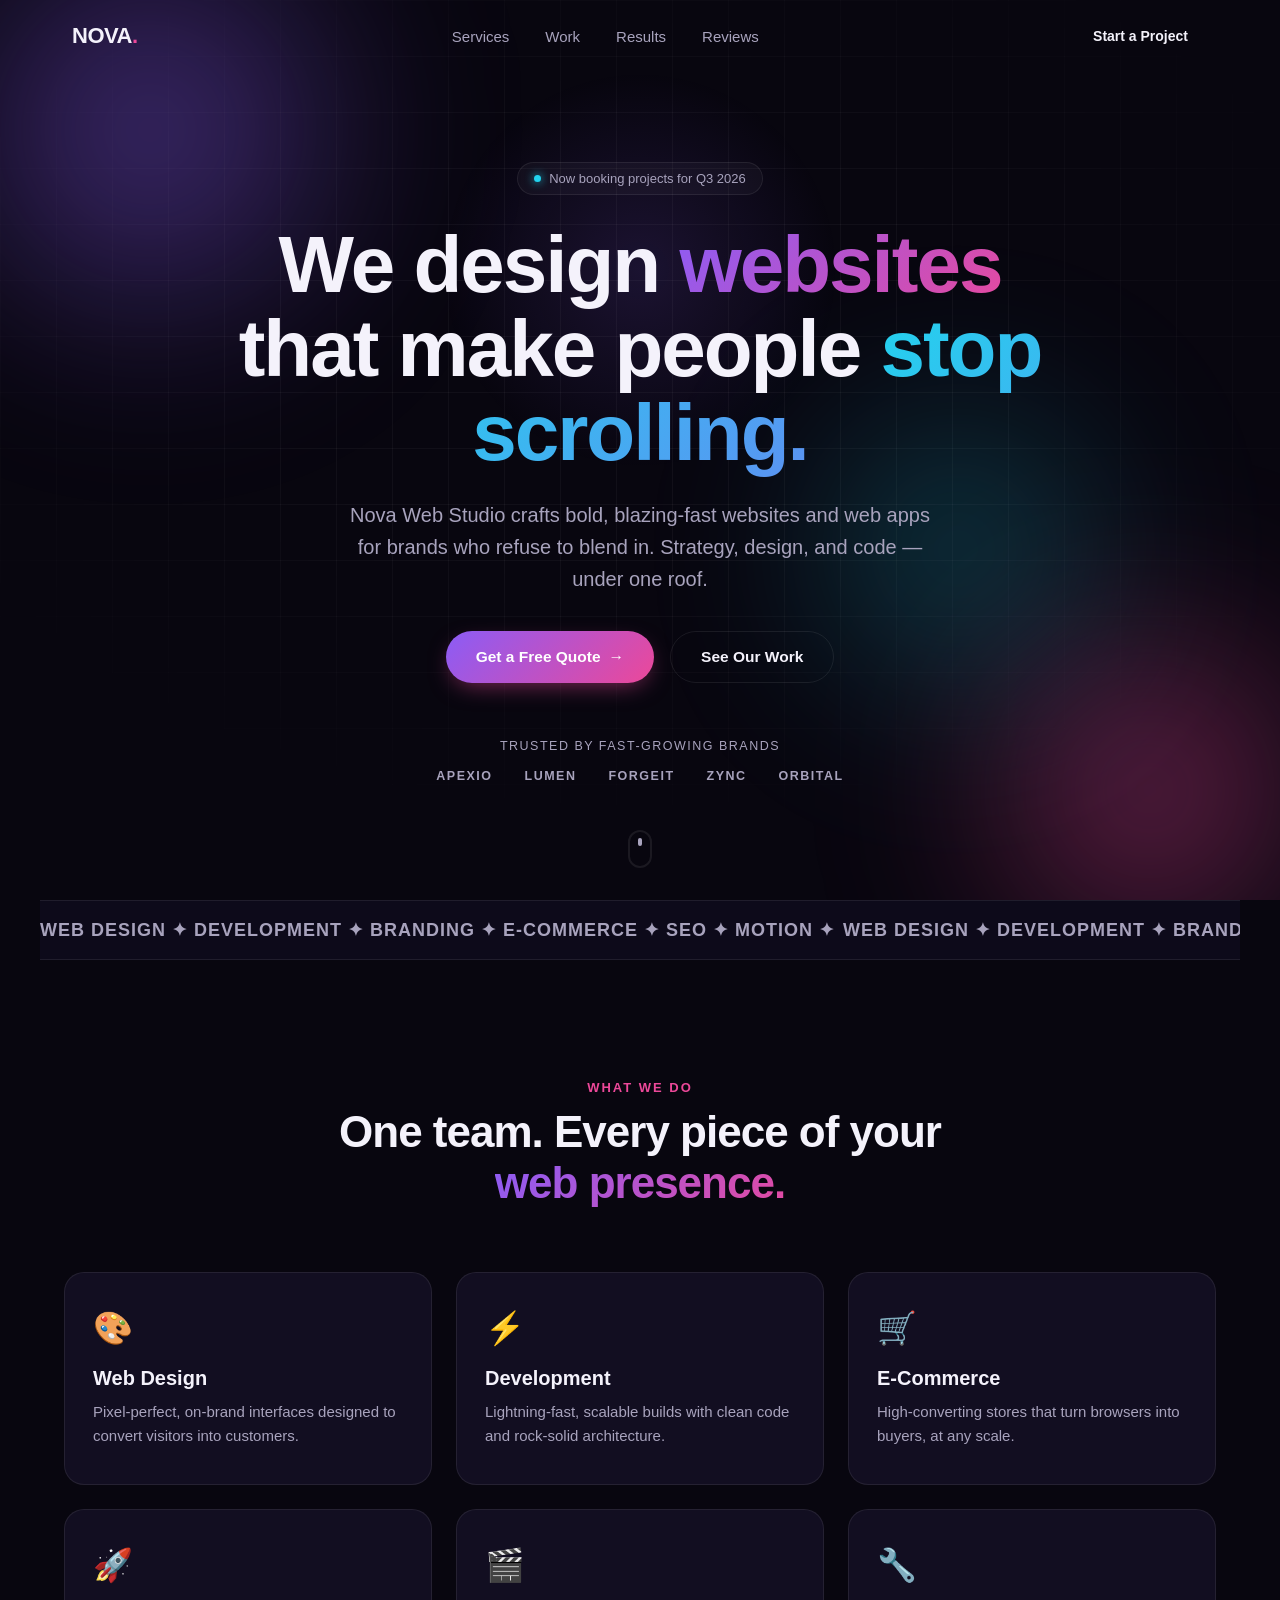
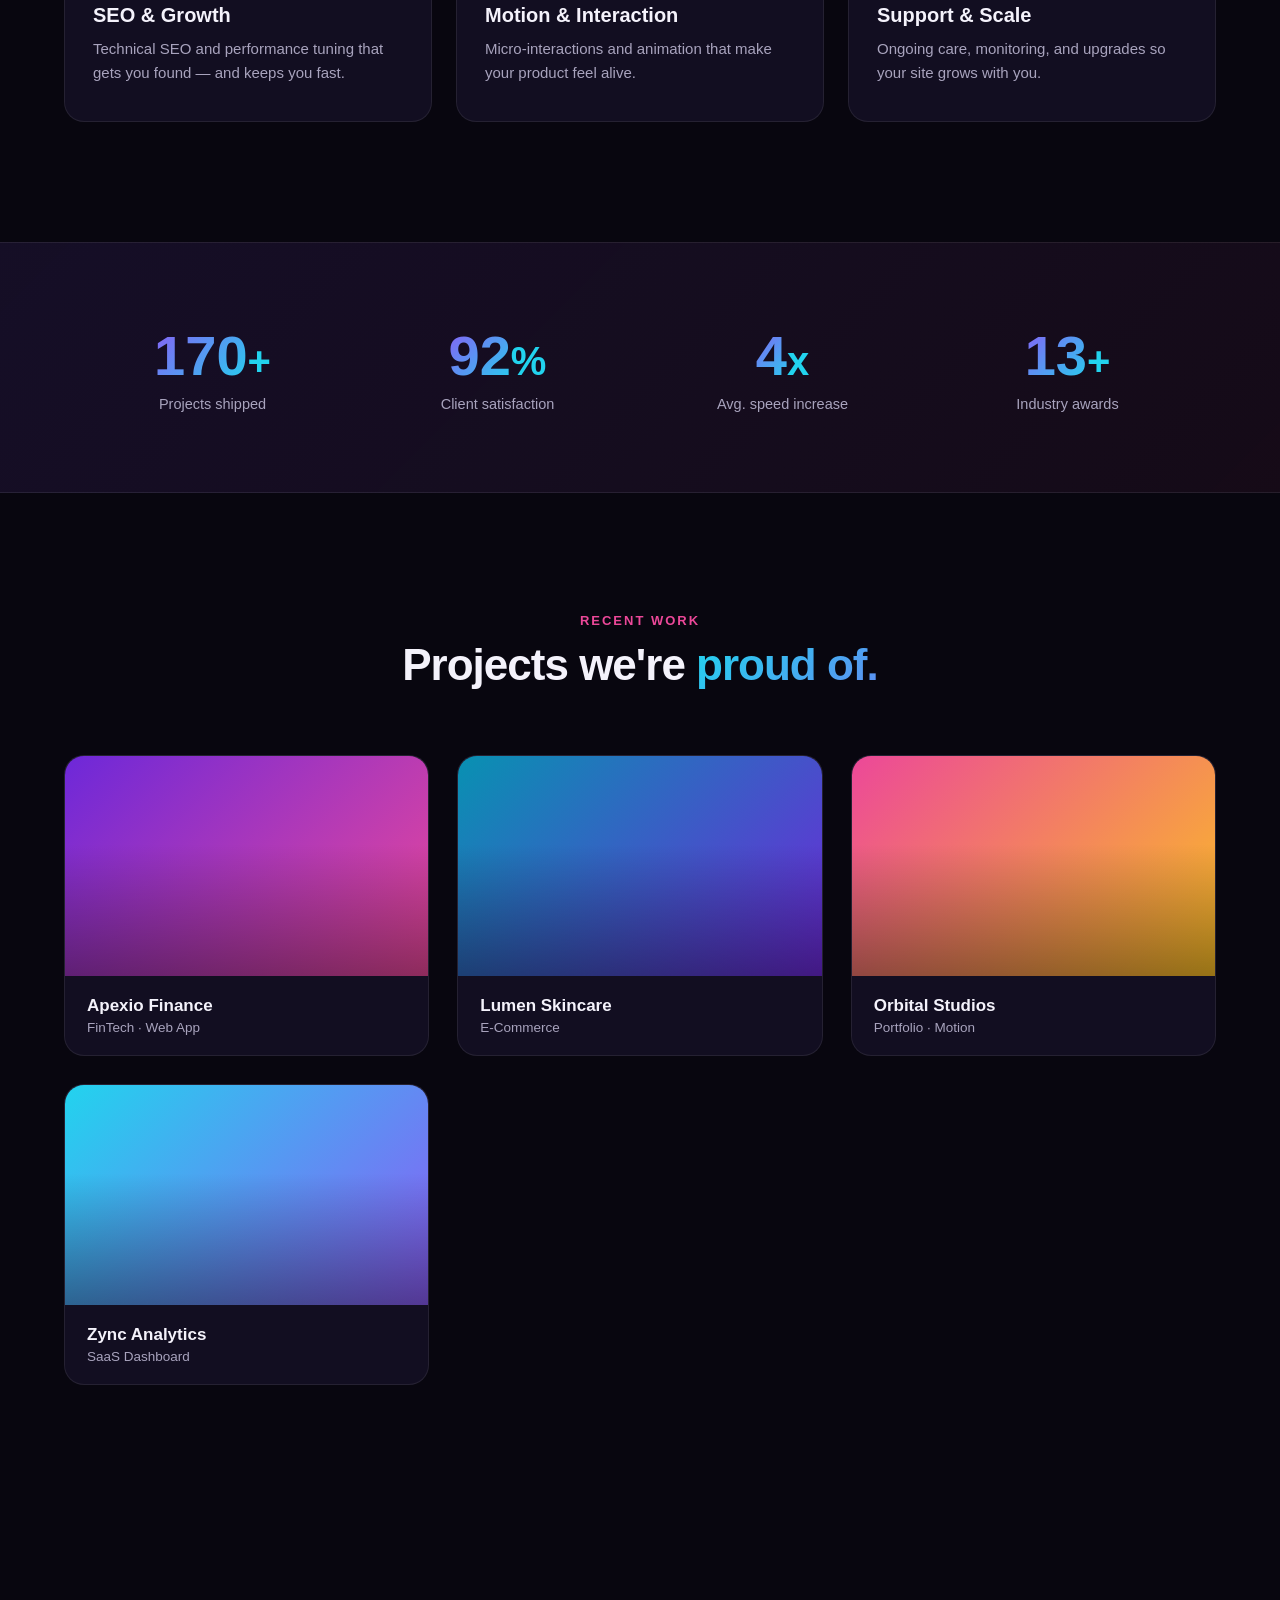
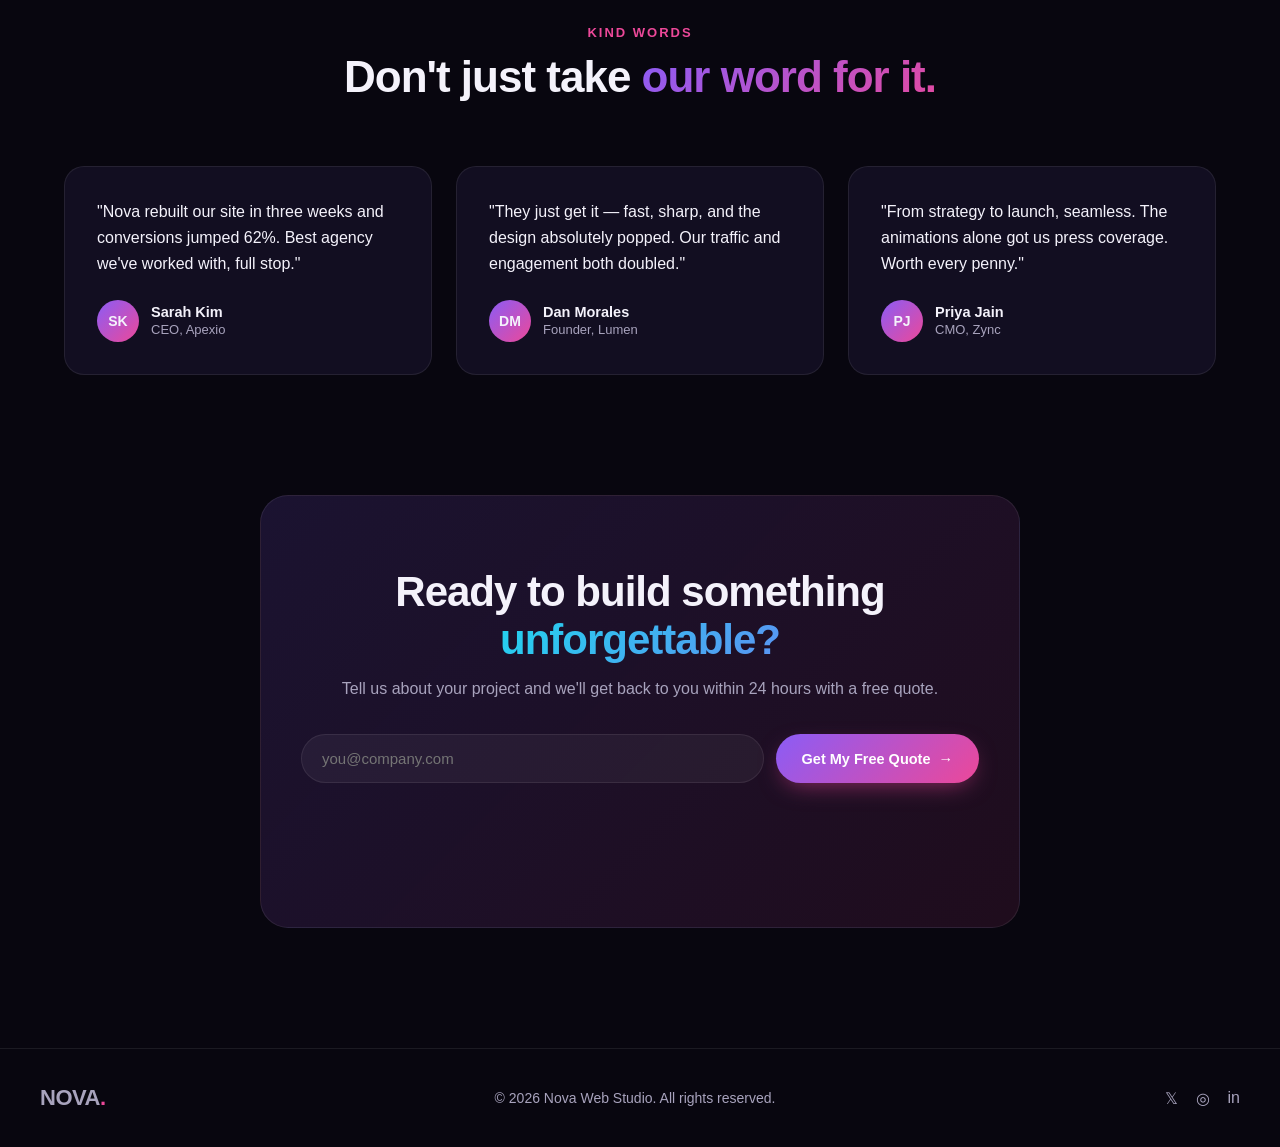
<file: nova-web-studio/index.html>
<!DOCTYPE html>
<html lang="en">
<head>
<meta charset="UTF-8">
<meta name="viewport" content="width=device-width, initial-scale=1.0">
<title>Nova Web Studio — We Build Digital Experiences That Wow</title>
<link rel="stylesheet" href="style.css">
</head>
<body>

<div class="cursor-glow" id="cursorGlow"></div>

<nav class="navbar" id="navbar">
  <div class="nav-inner">
    <a href="#" class="logo">NOVA<span>.</span></a>
    <ul class="nav-links">
      <li><a href="#services">Services</a></li>
      <li><a href="#work">Work</a></li>
      <li><a href="#stats">Results</a></li>
      <li><a href="#testimonials">Reviews</a></li>
    </ul>
    <a href="#contact" class="btn btn-nav">Start a Project</a>
    <button class="burger" id="burger" aria-label="Menu"><span></span><span></span><span></span></button>
  </div>
  <ul class="nav-links-mobile" id="navMobile">
    <li><a href="#services">Services</a></li>
    <li><a href="#work">Work</a></li>
    <li><a href="#stats">Results</a></li>
    <li><a href="#testimonials">Reviews</a></li>
    <li><a href="#contact">Start a Project</a></li>
  </ul>
</nav>

<header class="hero">
  <div class="hero-bg">
    <div class="blob blob-1"></div>
    <div class="blob blob-2"></div>
    <div class="blob blob-3"></div>
    <div class="grid-overlay"></div>
  </div>

  <div class="hero-content">
    <div class="badge reveal">
      <span class="dot"></span> Now booking projects for Q3 2026
    </div>
    <h1 class="reveal">
      We design <span class="gradient-text">websites</span><br>
      that make people <span class="gradient-text-2">stop scrolling.</span>
    </h1>
    <p class="hero-sub reveal">
      Nova Web Studio crafts bold, blazing-fast websites and web apps for brands
      who refuse to blend in. Strategy, design, and code — under one roof.
    </p>
    <div class="hero-cta reveal">
      <a href="#contact" class="btn btn-primary">
        Get a Free Quote <span class="arrow">→</span>
      </a>
      <a href="#work" class="btn btn-ghost">See Our Work</a>
    </div>
    <div class="hero-trust reveal">
      <span>Trusted by fast-growing brands</span>
      <div class="logo-row">
        <span>APEXIO</span><span>LUMEN</span><span>FORGEIT</span><span>ZYNC</span><span>ORBITAL</span>
      </div>
    </div>
  </div>

  <div class="scroll-indicator"><span></span></div>
</header>

<main>

  <section class="marquee">
    <div class="marquee-track">
      <span>WEB DESIGN ✦ DEVELOPMENT ✦ BRANDING ✦ E-COMMERCE ✦ SEO ✦ MOTION ✦ </span>
      <span>WEB DESIGN ✦ DEVELOPMENT ✦ BRANDING ✦ E-COMMERCE ✦ SEO ✦ MOTION ✦ </span>
    </div>
  </section>

  <section class="services" id="services">
    <div class="section-head reveal-on-scroll">
      <p class="eyebrow">What we do</p>
      <h2>One team. Every piece of your <span class="gradient-text">web presence.</span></h2>
    </div>
    <div class="service-grid">
      <div class="service-card reveal-on-scroll">
        <div class="service-icon">🎨</div>
        <h3>Web Design</h3>
        <p>Pixel-perfect, on-brand interfaces designed to convert visitors into customers.</p>
      </div>
      <div class="service-card reveal-on-scroll">
        <div class="service-icon">⚡</div>
        <h3>Development</h3>
        <p>Lightning-fast, scalable builds with clean code and rock-solid architecture.</p>
      </div>
      <div class="service-card reveal-on-scroll">
        <div class="service-icon">🛒</div>
        <h3>E-Commerce</h3>
        <p>High-converting stores that turn browsers into buyers, at any scale.</p>
      </div>
      <div class="service-card reveal-on-scroll">
        <div class="service-icon">🚀</div>
        <h3>SEO &amp; Growth</h3>
        <p>Technical SEO and performance tuning that gets you found — and keeps you fast.</p>
      </div>
      <div class="service-card reveal-on-scroll">
        <div class="service-icon">🎬</div>
        <h3>Motion &amp; Interaction</h3>
        <p>Micro-interactions and animation that make your product feel alive.</p>
      </div>
      <div class="service-card reveal-on-scroll">
        <div class="service-icon">🔧</div>
        <h3>Support &amp; Scale</h3>
        <p>Ongoing care, monitoring, and upgrades so your site grows with you.</p>
      </div>
    </div>
  </section>

  <section class="stats" id="stats">
    <div class="stats-grid">
      <div class="stat reveal-on-scroll">
        <span class="stat-number" data-target="180">0</span><span class="stat-suffix">+</span>
        <p>Projects shipped</p>
      </div>
      <div class="stat reveal-on-scroll">
        <span class="stat-number" data-target="98">0</span><span class="stat-suffix">%</span>
        <p>Client satisfaction</p>
      </div>
      <div class="stat reveal-on-scroll">
        <span class="stat-number" data-target="4">0</span><span class="stat-suffix">x</span>
        <p>Avg. speed increase</p>
      </div>
      <div class="stat reveal-on-scroll">
        <span class="stat-number" data-target="14">0</span><span class="stat-suffix">+</span>
        <p>Industry awards</p>
      </div>
    </div>
  </section>

  <section class="work" id="work">
    <div class="section-head reveal-on-scroll">
      <p class="eyebrow">Recent work</p>
      <h2>Projects we're <span class="gradient-text-2">proud of.</span></h2>
    </div>
    <div class="work-grid">
      <a class="work-card reveal-on-scroll" href="#">
        <div class="work-thumb thumb-1"></div>
        <div class="work-meta"><h3>Apexio Finance</h3><p>FinTech · Web App</p></div>
      </a>
      <a class="work-card reveal-on-scroll" href="#">
        <div class="work-thumb thumb-2"></div>
        <div class="work-meta"><h3>Lumen Skincare</h3><p>E-Commerce</p></div>
      </a>
      <a class="work-card reveal-on-scroll" href="#">
        <div class="work-thumb thumb-3"></div>
        <div class="work-meta"><h3>Orbital Studios</h3><p>Portfolio · Motion</p></div>
      </a>
      <a class="work-card reveal-on-scroll" href="#">
        <div class="work-thumb thumb-4"></div>
        <div class="work-meta"><h3>Zync Analytics</h3><p>SaaS Dashboard</p></div>
      </a>
    </div>
  </section>

  <section class="testimonials" id="testimonials">
    <div class="section-head reveal-on-scroll">
      <p class="eyebrow">Kind words</p>
      <h2>Don't just take <span class="gradient-text">our word for it.</span></h2>
    </div>
    <div class="testi-grid">
      <div class="testi-card reveal-on-scroll">
        <p>"Nova rebuilt our site in three weeks and conversions jumped 62%. Best agency we've worked with, full stop."</p>
        <div class="testi-person"><div class="avatar">SK</div><div><strong>Sarah Kim</strong><span>CEO, Apexio</span></div></div>
      </div>
      <div class="testi-card reveal-on-scroll">
        <p>"They just get it — fast, sharp, and the design absolutely popped. Our traffic and engagement both doubled."</p>
        <div class="testi-person"><div class="avatar">DM</div><div><strong>Dan Morales</strong><span>Founder, Lumen</span></div></div>
      </div>
      <div class="testi-card reveal-on-scroll">
        <p>"From strategy to launch, seamless. The animations alone got us press coverage. Worth every penny."</p>
        <div class="testi-person"><div class="avatar">PJ</div><div><strong>Priya Jain</strong><span>CMO, Zync</span></div></div>
      </div>
    </div>
  </section>

  <section class="cta" id="contact">
    <div class="cta-inner reveal-on-scroll">
      <h2>Ready to build something <span class="gradient-text-2">unforgettable?</span></h2>
      <p>Tell us about your project and we'll get back to you within 24 hours with a free quote.</p>
      <form class="cta-form" id="ctaForm">
        <input type="email" placeholder="you@company.com" required>
        <button type="submit" class="btn btn-primary">Get My Free Quote <span class="arrow">→</span></button>
      </form>
      <p class="form-note" id="formNote"></p>
    </div>
  </section>

</main>

<footer class="footer">
  <div class="footer-inner">
    <a href="#" class="logo">NOVA<span>.</span></a>
    <p>© 2026 Nova Web Studio. All rights reserved.</p>
    <div class="social">
      <a href="#" aria-label="Twitter">𝕏</a>
      <a href="#" aria-label="Instagram">◎</a>
      <a href="#" aria-label="LinkedIn">in</a>
    </div>
  </div>
</footer>

<script src="script.js"></script>
</body>
</html>
</file>
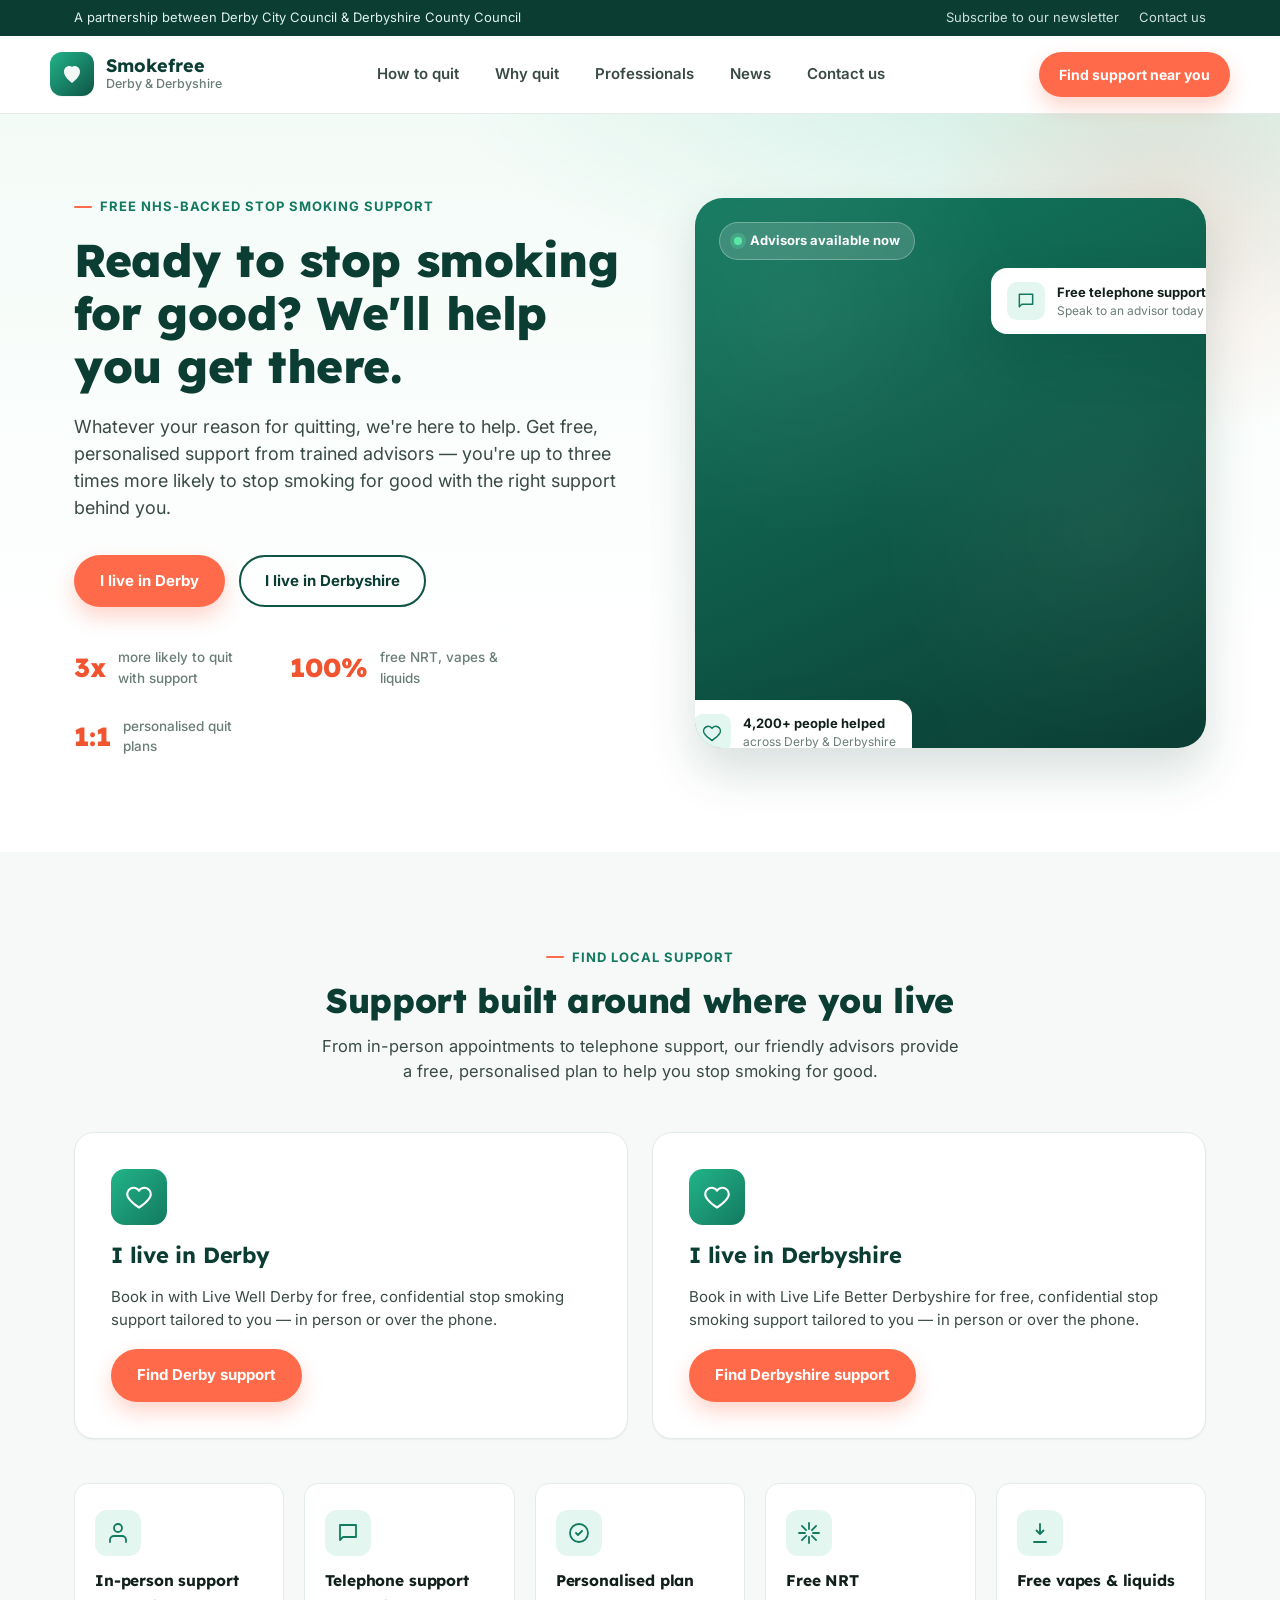
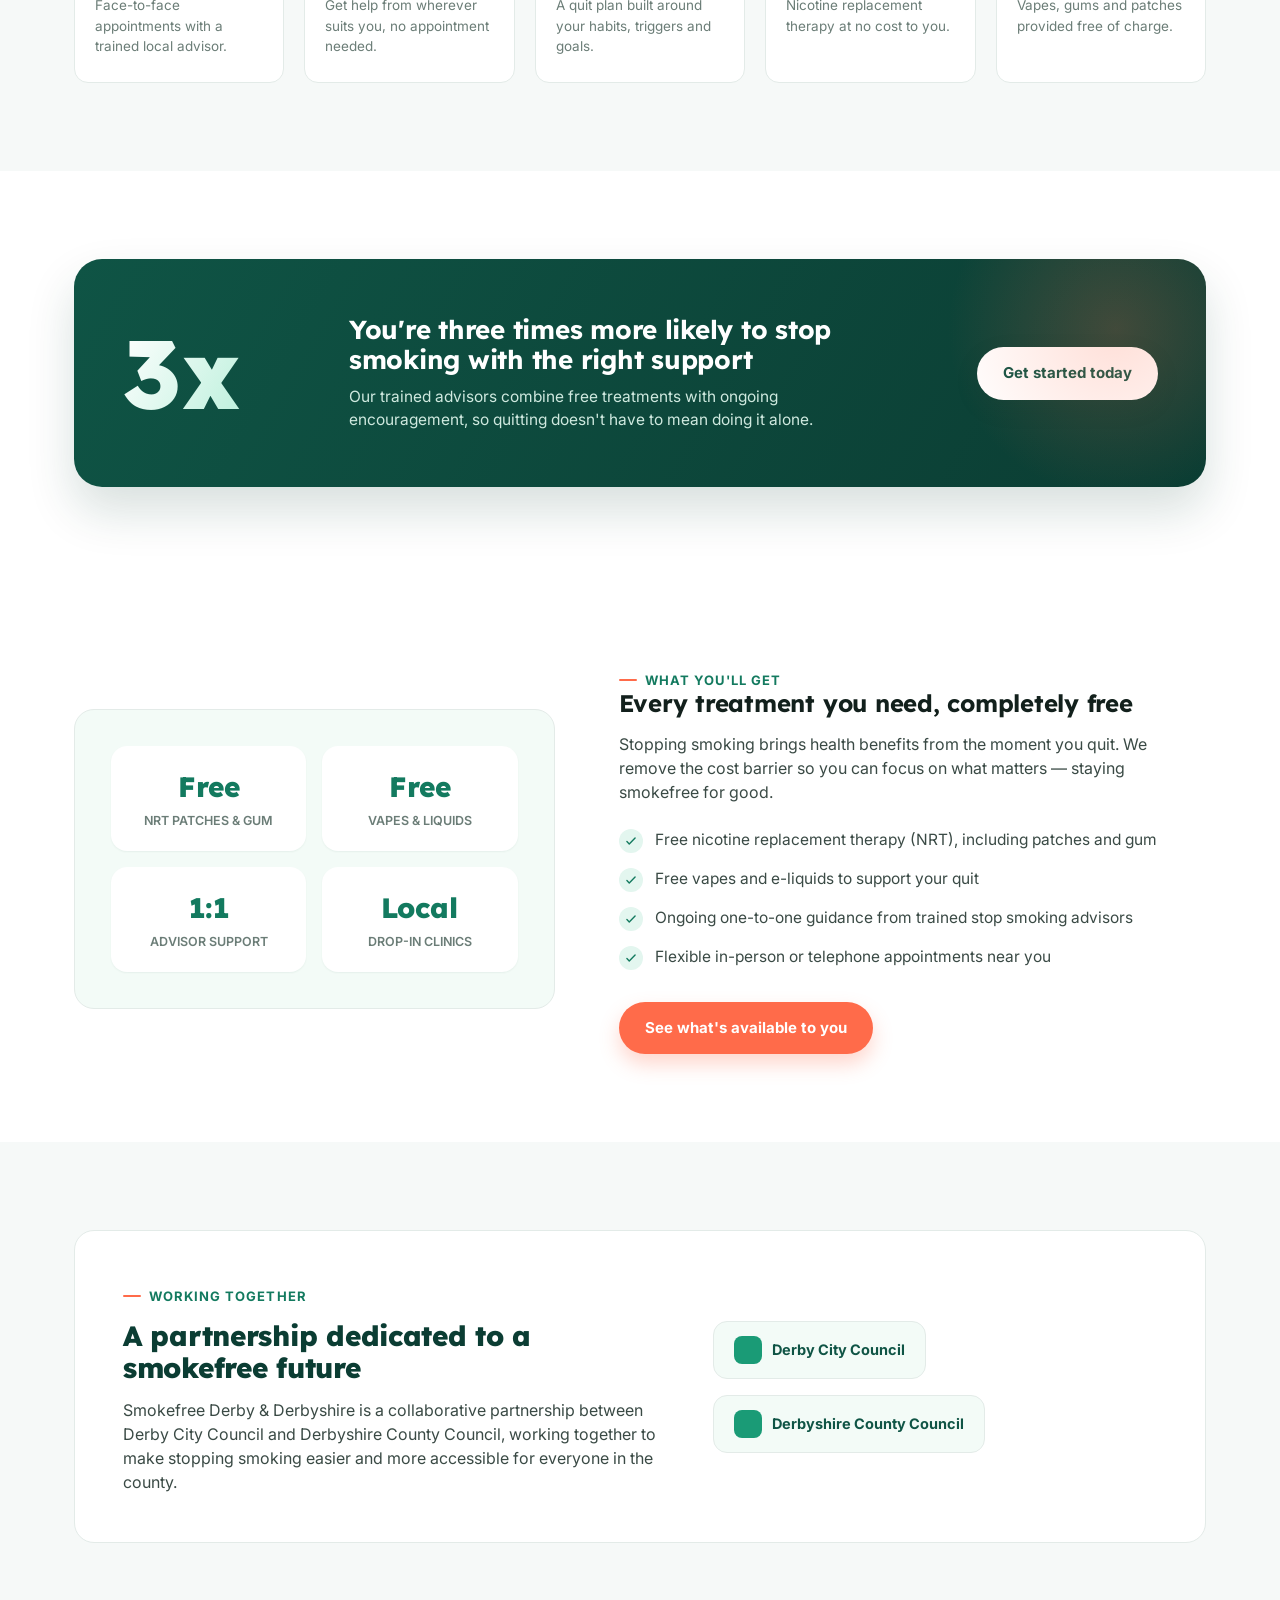
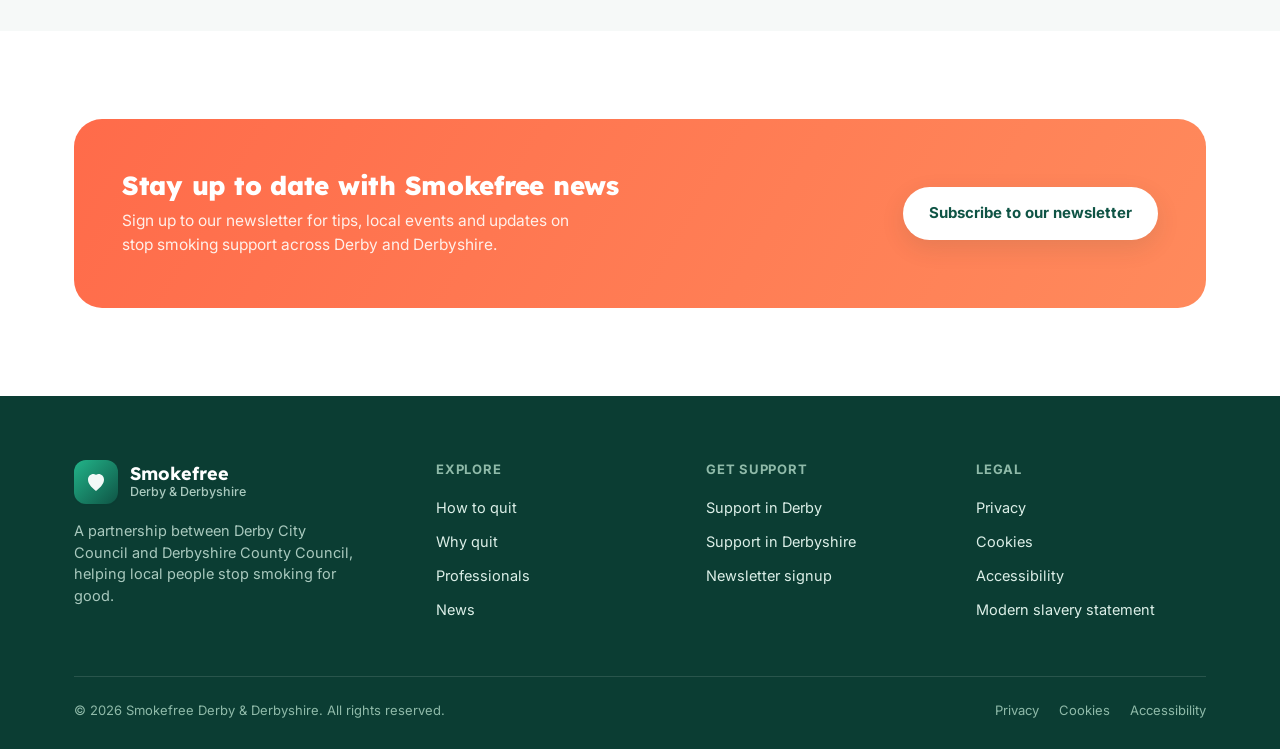
<file: smokefree-homepage/index.html>
<!DOCTYPE html>
<html lang="en">
<head>
<meta charset="UTF-8">
<meta name="viewport" content="width=device-width, initial-scale=1.0">
<title>Smokefree Derby &amp; Derbyshire — Free support to help you stop smoking</title>
<link rel="preconnect" href="https://fonts.googleapis.com">
<link rel="preconnect" href="https://fonts.gstatic.com" crossorigin>
<link href="https://fonts.googleapis.com/css2?family=Inter:wght@400;500;600;700;800&family=Lexend:wght@500;600;700;800&display=swap" rel="stylesheet">
<style>
  :root{
    --teal-900:#0b3d33;
    --teal-800:#0f5445;
    --teal-700:#137a5f;
    --teal-600:#1a9b76;
    --teal-500:#22b489;
    --teal-100:#e3f6ef;
    --teal-50:#f3fbf7;
    --coral-500:#ff6b4a;
    --coral-600:#f0552f;
    --ink-900:#12201c;
    --ink-700:#3a4a45;
    --ink-500:#6b7d77;
    --paper:#ffffff;
    --mist:#f6f9f8;
    --line:#e3ebe8;
    --shadow-sm: 0 1px 2px rgba(11,61,51,0.06);
    --shadow-md: 0 8px 24px rgba(11,61,51,0.10);
    --shadow-lg: 0 24px 48px rgba(11,61,51,0.16);
    --radius-lg: 20px;
    --radius-md: 14px;
    --radius-sm: 10px;
  }

  *{box-sizing:border-box;margin:0;padding:0;}
  html{scroll-behavior:smooth;}
  body{
    font-family:'Inter',system-ui,sans-serif;
    color:var(--ink-900);
    background:var(--paper);
    -webkit-font-smoothing:antialiased;
    line-height:1.5;
  }
  h1,h2,h3,h4{font-family:'Lexend','Inter',sans-serif; line-height:1.15; letter-spacing:-0.01em;}
  a{color:inherit; text-decoration:none;}
  img{max-width:100%; display:block;}
  .wrap{max-width:1180px; margin:0 auto; padding:0 24px;}
  .eyebrow{
    display:inline-flex; align-items:center; gap:8px;
    font-size:13px; font-weight:700; letter-spacing:0.08em; text-transform:uppercase;
    color:var(--teal-700);
  }
  .eyebrow::before{content:""; width:18px; height:2px; background:var(--coral-500); border-radius:2px; display:inline-block;}

  /* ---------- Skip link ---------- */
  .skip-link{position:absolute; left:-9999px; top:0; background:var(--teal-900); color:#fff; padding:12px 20px; border-radius:8px; z-index:999;}
  .skip-link:focus{left:16px; top:16px;}

  /* ---------- Top utility bar ---------- */
  .utility-bar{
    background:var(--teal-900);
    color:#dff2ec;
    font-size:13px;
  }
  .utility-bar .wrap{
    display:flex; justify-content:space-between; align-items:center;
    padding-top:8px; padding-bottom:8px; gap:16px; flex-wrap:wrap;
  }
  .utility-bar a{opacity:0.9; transition:opacity .15s;}
  .utility-bar a:hover{opacity:1; text-decoration:underline;}
  .utility-links{display:flex; gap:20px; flex-wrap:wrap;}

  /* ---------- Header ---------- */
  header.site-header{
    position:sticky; top:0; z-index:100;
    background:rgba(255,255,255,0.92);
    backdrop-filter:saturate(180%) blur(10px);
    border-bottom:1px solid var(--line);
  }
  .nav-row{
    display:flex; align-items:center; justify-content:space-between;
    padding:16px 0;
  }
  .brand{display:flex; align-items:center; gap:12px;}
  .brand-mark{
    width:44px; height:44px; border-radius:12px;
    background:linear-gradient(135deg, var(--teal-500), var(--teal-800));
    display:flex; align-items:center; justify-content:center;
    box-shadow:var(--shadow-sm);
    flex-shrink:0;
  }
  .brand-mark svg{width:24px; height:24px;}
  .brand-text{display:flex; flex-direction:column; line-height:1.15;}
  .brand-text strong{font-family:'Lexend',sans-serif; font-size:18px; font-weight:700; color:var(--teal-900);}
  .brand-text span{font-size:12.5px; color:var(--ink-500); font-weight:500;}

  nav.primary-nav{display:flex; align-items:center; gap:4px;}
  nav.primary-nav a{
    font-size:15px; font-weight:600; color:var(--ink-700);
    padding:10px 16px; border-radius:999px; transition:background .15s, color .15s;
  }
  nav.primary-nav a:hover{background:var(--teal-100); color:var(--teal-800);}

  .header-cta{display:flex; align-items:center; gap:12px;}
  .btn{
    display:inline-flex; align-items:center; justify-content:center; gap:8px;
    font-weight:700; font-size:15px; font-family:'Inter',sans-serif;
    padding:13px 24px; border-radius:999px; border:2px solid transparent;
    cursor:pointer; transition:transform .15s ease, box-shadow .15s ease, background .15s ease, color .15s ease;
    white-space:nowrap;
  }
  .btn:hover{transform:translateY(-2px);}
  .btn-primary{background:var(--coral-500); color:#fff; box-shadow:0 10px 20px rgba(255,107,74,0.28);}
  .btn-primary:hover{background:var(--coral-600); box-shadow:0 14px 26px rgba(255,107,74,0.35);}
  .btn-outline{background:transparent; border-color:var(--teal-800); color:var(--teal-900);}
  .btn-outline:hover{background:var(--teal-900); color:#fff;}
  .btn-light{background:#fff; color:var(--teal-800); box-shadow:var(--shadow-md);}
  .btn-light:hover{background:var(--teal-50);}
  .btn-sm{padding:10px 18px; font-size:14px;}
  .btn-block{width:100%;}

  .menu-toggle{display:none; background:none; border:none; cursor:pointer; padding:8px;}
  .menu-toggle span{display:block; width:24px; height:2px; background:var(--ink-900); margin:5px 0; border-radius:2px;}

  /* ---------- Hero ---------- */
  .hero{
    position:relative;
    background:radial-gradient(1100px 480px at 85% -10%, rgba(34,180,137,0.18), transparent 60%),
               linear-gradient(180deg, var(--teal-50) 0%, #ffffff 75%);
    overflow:hidden;
    padding:76px 0 96px;
  }
  .hero::after{
    content:"";
    position:absolute; right:-120px; top:-140px; width:480px; height:480px;
    background:radial-gradient(circle, rgba(255,107,74,0.14), transparent 70%);
    border-radius:50%;
  }
  .hero-grid{
    display:grid; grid-template-columns:1.05fr 0.95fr; gap:56px; align-items:center;
    position:relative; z-index:1;
  }
  .hero-copy h1{
    font-size:46px; font-weight:800; color:var(--teal-900); margin:18px 0 20px;
    max-width:19ch;
  }
  .hero-copy p{
    font-size:18px; color:var(--ink-700); max-width:52ch; margin-bottom:34px;
  }
  .hero-stats{
    display:flex; gap:28px; margin-top:40px; flex-wrap:wrap;
  }
  .hero-stat{display:flex; align-items:center; gap:12px;}
  .hero-stat .num{
    font-family:'Lexend',sans-serif; font-size:26px; font-weight:800; color:var(--coral-600);
  }
  .hero-stat .lbl{font-size:13.5px; color:var(--ink-500); max-width:16ch; font-weight:500;}
  .hero-actions{display:flex; gap:14px; flex-wrap:wrap;}

  .hero-visual{
    position:relative;
    border-radius:28px;
    background:linear-gradient(155deg, var(--teal-700), var(--teal-900));
    aspect-ratio:4/4.3;
    box-shadow:var(--shadow-lg);
    overflow:hidden;
    display:flex; align-items:flex-end;
  }
  .hero-visual .pattern{
    position:absolute; inset:0; opacity:0.5;
    background-image:radial-gradient(circle at 20% 20%, rgba(255,255,255,0.12) 0, transparent 40%),
                      radial-gradient(circle at 80% 60%, rgba(255,255,255,0.10) 0, transparent 45%);
  }
  .hero-visual .illustration{
    position:relative; width:100%; padding:36px; z-index:1;
  }
  .hero-badge{
    position:absolute; top:24px; left:24px; z-index:2;
    background:rgba(255,255,255,0.16); color:#fff; backdrop-filter:blur(6px);
    border:1px solid rgba(255,255,255,0.28);
    padding:8px 14px; border-radius:999px; font-size:13px; font-weight:700;
    display:flex; align-items:center; gap:8px;
  }
  .hero-badge .dot{width:8px; height:8px; border-radius:50%; background:#5be8a7; box-shadow:0 0 0 4px rgba(91,232,167,0.25);}
  .float-card{
    position:absolute; background:#fff; border-radius:16px; box-shadow:var(--shadow-lg);
    padding:14px 16px; display:flex; align-items:center; gap:12px; z-index:2;
  }
  .float-card .icon{
    width:38px; height:38px; border-radius:10px; display:flex; align-items:center; justify-content:center;
    background:var(--teal-100); flex-shrink:0;
  }
  .float-card .icon svg{width:20px; height:20px;}
  .float-card .t1{font-size:13px; font-weight:700; color:var(--ink-900);}
  .float-card .t2{font-size:12px; color:var(--ink-500);}
  .float-card.card-a{bottom:-18px; left:-18px;}
  .float-card.card-b{top:70px; right:-16px;}

  /* ---------- Section shell ---------- */
  section{padding:88px 0;}
  .section-head{max-width:640px; margin-bottom:48px;}
  .section-head.center{margin-left:auto; margin-right:auto; text-align:center;}
  .section-head h2{font-size:34px; font-weight:800; color:var(--teal-900); margin-top:14px;}
  .section-head p{font-size:16.5px; color:var(--ink-700); margin-top:14px;}

  /* ---------- Local support (location picker) ---------- */
  .support{background:var(--mist);}
  .location-grid{
    display:grid; grid-template-columns:repeat(2, 1fr); gap:24px;
  }
  .location-card{
    background:#fff; border-radius:var(--radius-lg); padding:36px;
    border:1px solid var(--line); box-shadow:var(--shadow-sm);
    transition:transform .18s ease, box-shadow .18s ease, border-color .18s ease;
    display:flex; flex-direction:column; gap:18px;
  }
  .location-card:hover{transform:translateY(-6px); box-shadow:var(--shadow-md); border-color:var(--teal-500);}
  .location-icon{
    width:56px; height:56px; border-radius:14px;
    background:linear-gradient(135deg, var(--teal-500), var(--teal-700));
    display:flex; align-items:center; justify-content:center;
  }
  .location-icon svg{width:28px; height:28px;}
  .location-card h3{font-size:22px; font-weight:700; color:var(--teal-900);}
  .location-card p{color:var(--ink-700); font-size:15px; flex-grow:1;}
  .location-card .btn{align-self:flex-start;}

  /* ---------- Offerings ---------- */
  .offerings-grid{
    display:grid; grid-template-columns:repeat(5, 1fr); gap:20px;
  }
  .offer-card{
    background:#fff; border:1px solid var(--line); border-radius:var(--radius-md);
    padding:26px 20px; text-align:left;
    transition:box-shadow .18s ease, transform .18s ease;
  }
  .offer-card:hover{box-shadow:var(--shadow-md); transform:translateY(-4px);}
  .offer-icon{
    width:46px; height:46px; border-radius:12px; background:var(--teal-100);
    display:flex; align-items:center; justify-content:center; margin-bottom:16px;
  }
  .offer-icon svg{width:24px; height:24px;}
  .offer-card h4{font-size:15.5px; font-weight:700; color:var(--ink-900); margin-bottom:6px;}
  .offer-card p{font-size:13.5px; color:var(--ink-500);}

  /* ---------- Stat banner ---------- */
  .stat-banner{
    background:linear-gradient(120deg, var(--teal-800), var(--teal-900));
    color:#fff; border-radius:28px; padding:56px 48px;
    display:flex; align-items:center; justify-content:space-between; gap:40px;
    position:relative; overflow:hidden;
    box-shadow:var(--shadow-lg);
  }
  .stat-banner::before{
    content:""; position:absolute; width:340px; height:340px; border-radius:50%;
    background:radial-gradient(circle, rgba(255,107,74,0.22), transparent 70%);
    right:-80px; top:-100px;
  }
  .stat-banner .big-num{
    font-family:'Lexend',sans-serif; font-size:96px; font-weight:800; line-height:1;
    background:linear-gradient(120deg,#ffffff, #bdf0dc);
    -webkit-background-clip:text; background-clip:text; color:transparent;
    position:relative; z-index:1;
  }
  .stat-banner .stat-copy{max-width:520px; position:relative; z-index:1;}
  .stat-banner .stat-copy h3{font-size:26px; font-weight:700; margin-bottom:10px;}
  .stat-banner .stat-copy p{color:#cfe9df; font-size:15.5px;}

  /* ---------- Treatments / free support ---------- */
  .treatments{display:grid; grid-template-columns:0.9fr 1.1fr; gap:64px; align-items:center;}
  .treatments-visual{
    background:var(--teal-50); border-radius:var(--radius-lg); border:1px solid var(--line);
    padding:36px; display:grid; grid-template-columns:1fr 1fr; gap:16px;
  }
  .pill-stat{background:#fff; border-radius:16px; padding:20px; box-shadow:var(--shadow-sm); text-align:center;}
  .pill-stat .n{font-family:'Lexend',sans-serif; font-weight:800; font-size:28px; color:var(--teal-700);}
  .pill-stat .l{font-size:12.5px; color:var(--ink-500); margin-top:4px; font-weight:600;}
  .check-list{list-style:none; margin-top:24px; display:flex; flex-direction:column; gap:14px;}
  .check-list li{display:flex; align-items:flex-start; gap:12px; font-size:15.5px; color:var(--ink-700);}
  .check-list .tick{
    width:24px; height:24px; border-radius:50%; background:var(--teal-100); color:var(--teal-700);
    display:flex; align-items:center; justify-content:center; flex-shrink:0; margin-top:1px;
  }
  .check-list .tick svg{width:14px; height:14px;}

  /* ---------- Partnership ---------- */
  .partnership{background:var(--mist);}
  .partnership-inner{
    display:grid; grid-template-columns:1.1fr 0.9fr; gap:48px; align-items:center;
    background:#fff; border-radius:var(--radius-lg); padding:48px; border:1px solid var(--line);
  }
  .partner-logos{display:flex; gap:16px; flex-wrap:wrap;}
  .partner-chip{
    display:flex; align-items:center; gap:10px; padding:14px 20px; border-radius:14px;
    background:var(--teal-50); border:1px solid var(--line); font-weight:700; color:var(--teal-800); font-size:14.5px;
  }
  .partner-chip .sq{width:28px; height:28px; border-radius:8px; background:var(--teal-600); flex-shrink:0;}

  /* ---------- Newsletter CTA ---------- */
  .newsletter{
    background:linear-gradient(120deg, var(--coral-500), #ff8a5c);
    border-radius:28px; padding:52px 48px;
    display:flex; align-items:center; justify-content:space-between; gap:32px; flex-wrap:wrap;
    color:#fff;
  }
  .newsletter h3{font-size:26px; font-weight:800; margin-bottom:8px;}
  .newsletter p{color:#fff0ea; font-size:15.5px; max-width:46ch;}

  /* ---------- Footer ---------- */
  footer{background:var(--teal-900); color:#cfe4dc; padding:64px 0 28px;}
  .footer-grid{
    display:grid; grid-template-columns:1.4fr 1fr 1fr 1fr; gap:40px; padding-bottom:44px;
    border-bottom:1px solid rgba(255,255,255,0.12);
  }
  .footer-brand .brand-text strong{color:#fff;}
  .footer-brand .brand-text span{color:#a9c9be;}
  .footer-brand p{margin-top:16px; font-size:14.5px; color:#a9c9be; max-width:32ch;}
  .footer-col h5{font-size:13px; text-transform:uppercase; letter-spacing:0.06em; color:#8fbaa9; margin-bottom:18px; font-weight:700;}
  .footer-col a{display:block; font-size:14.5px; color:#dcefe8; margin-bottom:12px; transition:color .15s;}
  .footer-col a:hover{color:#fff; text-decoration:underline;}
  .footer-bottom{
    display:flex; justify-content:space-between; align-items:center; padding-top:24px; flex-wrap:wrap; gap:12px;
    font-size:13px; color:#8fbaa9;
  }
  .footer-bottom .legal-links{display:flex; gap:20px; flex-wrap:wrap;}
  .footer-bottom a{color:#8fbaa9;}
  .footer-bottom a:hover{color:#fff;}

  /* ---------- Responsive ---------- */
  @media (max-width: 980px){
    nav.primary-nav{display:none;}
    .menu-toggle{display:block;}
    .hero-grid{grid-template-columns:1fr; gap:48px;}
    .hero-visual{aspect-ratio:16/10; order:-1;}
    .location-grid{grid-template-columns:1fr;}
    .offerings-grid{grid-template-columns:repeat(2, 1fr);}
    .treatments{grid-template-columns:1fr;}
    .partnership-inner{grid-template-columns:1fr;}
    .footer-grid{grid-template-columns:1fr 1fr;}
    .stat-banner{flex-direction:column; text-align:center;}
  }
  @media (max-width: 600px){
    .hero-copy h1{font-size:34px;}
    .offerings-grid{grid-template-columns:1fr;}
    .footer-grid{grid-template-columns:1fr;}
    .stat-banner .big-num{font-size:64px;}
    .newsletter{flex-direction:column; align-items:flex-start;}
    .utility-bar .wrap{flex-direction:column; align-items:flex-start; gap:6px;}
  }
</style>
</head>
<body>
<a href="#main" class="skip-link">Skip to content</a>

<div class="utility-bar">
  <div class="wrap">
    <span>A partnership between Derby City Council &amp; Derbyshire County Council</span>
    <div class="utility-links">
      <a href="#newsletter">Subscribe to our newsletter</a>
      <a href="#contact">Contact us</a>
    </div>
  </div>
</div>

<header class="site-header">
  <div class="wrap nav-row">
    <a href="#top" class="brand">
      <span class="brand-mark">
        <svg viewBox="0 0 24 24" fill="none" xmlns="http://www.w3.org/2000/svg"><path d="M12 21C7 17 4 13.5 4 9.5C4 6.46 6.46 4 9.5 4C11 4 12 5 12 5C12 5 13 4 14.5 4C17.54 4 20 6.46 20 9.5C20 13.5 17 17 12 21Z" fill="white" opacity="0.95"/></svg>
      </span>
      <span class="brand-text">
        <strong>Smokefree</strong>
        <span>Derby &amp; Derbyshire</span>
      </span>
    </a>

    <nav class="primary-nav" aria-label="Primary">
      <a href="#how-to-quit">How to quit</a>
      <a href="#why-quit">Why quit</a>
      <a href="#professionals">Professionals</a>
      <a href="#news">News</a>
      <a href="#contact">Contact us</a>
    </nav>

    <div class="header-cta">
      <a href="#support" class="btn btn-primary btn-sm">Find support near you</a>
      <button class="menu-toggle" aria-label="Toggle menu"><span></span><span></span><span></span></button>
    </div>
  </div>
</header>

<main id="main">
  <!-- HERO -->
  <section class="hero" id="top">
    <div class="wrap hero-grid">
      <div class="hero-copy">
        <span class="eyebrow">Free NHS-backed stop smoking support</span>
        <h1>Ready to stop smoking for good? We'll help you get there.</h1>
        <p>Whatever your reason for quitting, we're here to help. Get free, personalised support from trained advisors — you're up to three times more likely to stop smoking for good with the right support behind you.</p>
        <div class="hero-actions">
          <a href="https://livewellderby.co.uk/services/stop-smoking" class="btn btn-primary">I live in Derby</a>
          <a href="https://www.livelifebetterderbyshire.org.uk/services/stopping-smoking/stopping-smoking.aspx" class="btn btn-outline">I live in Derbyshire</a>
        </div>
        <div class="hero-stats">
          <div class="hero-stat">
            <span class="num">3x</span>
            <span class="lbl">more likely to quit with support</span>
          </div>
          <div class="hero-stat">
            <span class="num">100%</span>
            <span class="lbl">free NRT, vapes &amp; liquids</span>
          </div>
          <div class="hero-stat">
            <span class="num">1:1</span>
            <span class="lbl">personalised quit plans</span>
          </div>
        </div>
      </div>

      <div class="hero-visual">
        <div class="pattern"></div>
        <span class="hero-badge"><span class="dot"></span> Advisors available now</span>
        <div class="float-card card-b">
          <span class="icon"><svg viewBox="0 0 24 24" fill="none"><path d="M4 4H20V16H7L4 19V4Z" stroke="#137a5f" stroke-width="1.8" stroke-linejoin="round"/></svg></span>
          <div><div class="t1">Free telephone support</div><div class="t2">Speak to an advisor today</div></div>
        </div>
        <div class="illustration"></div>
        <div class="float-card card-a">
          <span class="icon"><svg viewBox="0 0 24 24" fill="none"><path d="M12 21s-7-4.5-9.5-9A5.5 5.5 0 0112 6.5 5.5 5.5 0 0121.5 12c-2.5 4.5-9.5 9-9.5 9z" stroke="#137a5f" stroke-width="1.8" stroke-linejoin="round"/></svg></span>
          <div><div class="t1">4,200+ people helped</div><div class="t2">across Derby &amp; Derbyshire</div></div>
        </div>
      </div>
    </div>
  </section>

  <!-- LOCAL SUPPORT -->
  <section class="support" id="support">
    <div class="wrap">
      <div class="section-head center">
        <span class="eyebrow">Find local support</span>
        <h2>Support built around where you live</h2>
        <p>From in-person appointments to telephone support, our friendly advisors provide a free, personalised plan to help you stop smoking for good.</p>
      </div>

      <div class="location-grid">
        <div class="location-card">
          <span class="location-icon">
            <svg viewBox="0 0 24 24" fill="none"><path d="M12 21s-7-4.5-9.5-9A5.5 5.5 0 0112 6.5 5.5 5.5 0 0121.5 12c-2.5 4.5-9.5 9-9.5 9z" stroke="white" stroke-width="1.8" stroke-linejoin="round"/></svg>
          </span>
          <h3>I live in Derby</h3>
          <p>Book in with Live Well Derby for free, confidential stop smoking support tailored to you — in person or over the phone.</p>
          <a href="https://livewellderby.co.uk/services/stop-smoking" class="btn btn-primary">Find Derby support</a>
        </div>
        <div class="location-card">
          <span class="location-icon">
            <svg viewBox="0 0 24 24" fill="none"><path d="M12 21s-7-4.5-9.5-9A5.5 5.5 0 0112 6.5 5.5 5.5 0 0121.5 12c-2.5 4.5-9.5 9-9.5 9z" stroke="white" stroke-width="1.8" stroke-linejoin="round"/></svg>
          </span>
          <h3>I live in Derbyshire</h3>
          <p>Book in with Live Life Better Derbyshire for free, confidential stop smoking support tailored to you — in person or over the phone.</p>
          <a href="https://www.livelifebetterderbyshire.org.uk/services/stopping-smoking/stopping-smoking.aspx" class="btn btn-primary">Find Derbyshire support</a>
        </div>
      </div>

      <div class="offerings-grid" style="margin-top:44px;">
        <div class="offer-card">
          <span class="offer-icon"><svg viewBox="0 0 24 24" fill="none"><path d="M20 21v-2a4 4 0 00-4-4H8a4 4 0 00-4 4v2M12 11a4 4 0 100-8 4 4 0 000 8z" stroke="#137a5f" stroke-width="1.8" stroke-linecap="round" stroke-linejoin="round"/></svg></span>
          <h4>In-person support</h4>
          <p>Face-to-face appointments with a trained local advisor.</p>
        </div>
        <div class="offer-card">
          <span class="offer-icon"><svg viewBox="0 0 24 24" fill="none"><path d="M4 4H20V16H7L4 19V4Z" stroke="#137a5f" stroke-width="1.8" stroke-linejoin="round"/></svg></span>
          <h4>Telephone support</h4>
          <p>Get help from wherever suits you, no appointment needed.</p>
        </div>
        <div class="offer-card">
          <span class="offer-icon"><svg viewBox="0 0 24 24" fill="none"><path d="M9 12l2 2 4-4M21 12a9 9 0 11-18 0 9 9 0 0118 0z" stroke="#137a5f" stroke-width="1.8" stroke-linecap="round" stroke-linejoin="round"/></svg></span>
          <h4>Personalised plan</h4>
          <p>A quit plan built around your habits, triggers and goals.</p>
        </div>
        <div class="offer-card">
          <span class="offer-icon"><svg viewBox="0 0 24 24" fill="none"><path d="M12 2v6M12 16v6M4.9 4.9l4.2 4.2M14.9 14.9l4.2 4.2M2 12h6M16 12h6M4.9 19.1l4.2-4.2M14.9 9.1l4.2-4.2" stroke="#137a5f" stroke-width="1.8" stroke-linecap="round"/></svg></span>
          <h4>Free NRT</h4>
          <p>Nicotine replacement therapy at no cost to you.</p>
        </div>
        <div class="offer-card">
          <span class="offer-icon"><svg viewBox="0 0 24 24" fill="none"><path d="M12 3v10m0 0l-3.5-3.5M12 13l3.5-3.5M6 21h12" stroke="#137a5f" stroke-width="1.8" stroke-linecap="round" stroke-linejoin="round"/></svg></span>
          <h4>Free vapes &amp; liquids</h4>
          <p>Vapes, gums and patches provided free of charge.</p>
        </div>
      </div>
    </div>
  </section>

  <!-- STAT BANNER -->
  <section>
    <div class="wrap">
      <div class="stat-banner">
        <div class="big-num">3x</div>
        <div class="stat-copy">
          <h3>You're three times more likely to stop smoking with the right support</h3>
          <p>Our trained advisors combine free treatments with ongoing encouragement, so quitting doesn't have to mean doing it alone.</p>
        </div>
        <a href="#support" class="btn btn-light">Get started today</a>
      </div>
    </div>
  </section>

  <!-- TREATMENTS -->
  <section id="why-quit">
    <div class="wrap treatments">
      <div class="treatments-visual">
        <div class="pill-stat"><div class="n">Free</div><div class="l">NRT PATCHES &amp; GUM</div></div>
        <div class="pill-stat"><div class="n">Free</div><div class="l">VAPES &amp; LIQUIDS</div></div>
        <div class="pill-stat"><div class="n">1:1</div><div class="l">ADVISOR SUPPORT</div></div>
        <div class="pill-stat"><div class="n">Local</div><div class="l">DROP-IN CLINICS</div></div>
      </div>
      <div>
        <span class="eyebrow">What you'll get</span>
        <h2>Every treatment you need, completely free</h2>
        <p style="color:var(--ink-700); margin-top:14px; font-size:16px;">Stopping smoking brings health benefits from the moment you quit. We remove the cost barrier so you can focus on what matters — staying smokefree for good.</p>
        <ul class="check-list">
          <li><span class="tick"><svg viewBox="0 0 24 24" fill="none"><path d="M5 13l4 4L19 7" stroke="currentColor" stroke-width="2.4" stroke-linecap="round" stroke-linejoin="round"/></svg></span>Free nicotine replacement therapy (NRT), including patches and gum</li>
          <li><span class="tick"><svg viewBox="0 0 24 24" fill="none"><path d="M5 13l4 4L19 7" stroke="currentColor" stroke-width="2.4" stroke-linecap="round" stroke-linejoin="round"/></svg></span>Free vapes and e-liquids to support your quit</li>
          <li><span class="tick"><svg viewBox="0 0 24 24" fill="none"><path d="M5 13l4 4L19 7" stroke="currentColor" stroke-width="2.4" stroke-linecap="round" stroke-linejoin="round"/></svg></span>Ongoing one-to-one guidance from trained stop smoking advisors</li>
          <li><span class="tick"><svg viewBox="0 0 24 24" fill="none"><path d="M5 13l4 4L19 7" stroke="currentColor" stroke-width="2.4" stroke-linecap="round" stroke-linejoin="round"/></svg></span>Flexible in-person or telephone appointments near you</li>
        </ul>
        <a href="#support" class="btn btn-primary" style="margin-top:32px;">See what's available to you</a>
      </div>
    </div>
  </section>

  <!-- PARTNERSHIP -->
  <section class="partnership">
    <div class="wrap">
      <div class="partnership-inner">
        <div>
          <span class="eyebrow">Working together</span>
          <h2 style="font-size:28px; font-weight:800; color:var(--teal-900); margin-top:14px;">A partnership dedicated to a smokefree future</h2>
          <p style="color:var(--ink-700); margin-top:14px; font-size:16px;">Smokefree Derby &amp; Derbyshire is a collaborative partnership between Derby City Council and Derbyshire County Council, working together to make stopping smoking easier and more accessible for everyone in the county.</p>
        </div>
        <div class="partner-logos">
          <div class="partner-chip"><span class="sq"></span>Derby City Council</div>
          <div class="partner-chip"><span class="sq"></span>Derbyshire County Council</div>
        </div>
      </div>
    </div>
  </section>

  <!-- NEWSLETTER -->
  <section id="newsletter">
    <div class="wrap">
      <div class="newsletter">
        <div>
          <h3>Stay up to date with Smokefree news</h3>
          <p>Sign up to our newsletter for tips, local events and updates on stop smoking support across Derby and Derbyshire.</p>
        </div>
        <a href="https://public.govdelivery.com/accounts/UKDCC/signup/46872" class="btn btn-light">Subscribe to our newsletter</a>
      </div>
    </div>
  </section>
</main>

<footer id="contact">
  <div class="wrap">
    <div class="footer-grid">
      <div class="footer-brand">
        <a href="#top" class="brand">
          <span class="brand-mark">
            <svg viewBox="0 0 24 24" fill="none" xmlns="http://www.w3.org/2000/svg"><path d="M12 21C7 17 4 13.5 4 9.5C4 6.46 6.46 4 9.5 4C11 4 12 5 12 5C12 5 13 4 14.5 4C17.54 4 20 6.46 20 9.5C20 13.5 17 17 12 21Z" fill="white" opacity="0.95"/></svg>
          </span>
          <span class="brand-text">
            <strong>Smokefree</strong>
            <span>Derby &amp; Derbyshire</span>
          </span>
        </a>
        <p>A partnership between Derby City Council and Derbyshire County Council, helping local people stop smoking for good.</p>
      </div>

      <div class="footer-col">
        <h5>Explore</h5>
        <a href="#how-to-quit">How to quit</a>
        <a href="#why-quit">Why quit</a>
        <a href="#professionals">Professionals</a>
        <a href="#news">News</a>
      </div>

      <div class="footer-col">
        <h5>Get support</h5>
        <a href="https://livewellderby.co.uk/services/stop-smoking">Support in Derby</a>
        <a href="https://www.livelifebetterderbyshire.org.uk/services/stopping-smoking/stopping-smoking.aspx">Support in Derbyshire</a>
        <a href="https://public.govdelivery.com/accounts/UKDCC/signup/46872">Newsletter signup</a>
      </div>

      <div class="footer-col">
        <h5>Legal</h5>
        <a href="https://www.derbyshire.gov.uk/our-website/privacy/privacy-policy.aspx">Privacy</a>
        <a href="#cookies">Cookies</a>
        <a href="#accessibility">Accessibility</a>
        <a href="https://www.derbyshire.gov.uk/council/equalities/modern-slavery-statement/modern-slavery-transparency-statement.aspx">Modern slavery statement</a>
      </div>
    </div>

    <div class="footer-bottom">
      <span>© 2026 Smokefree Derby &amp; Derbyshire. All rights reserved.</span>
      <div class="legal-links">
        <a href="https://www.derbyshire.gov.uk/our-website/privacy/privacy-policy.aspx">Privacy</a>
        <a href="#cookies">Cookies</a>
        <a href="#accessibility">Accessibility</a>
      </div>
    </div>
  </div>
</footer>

</body>
</html>
</file>
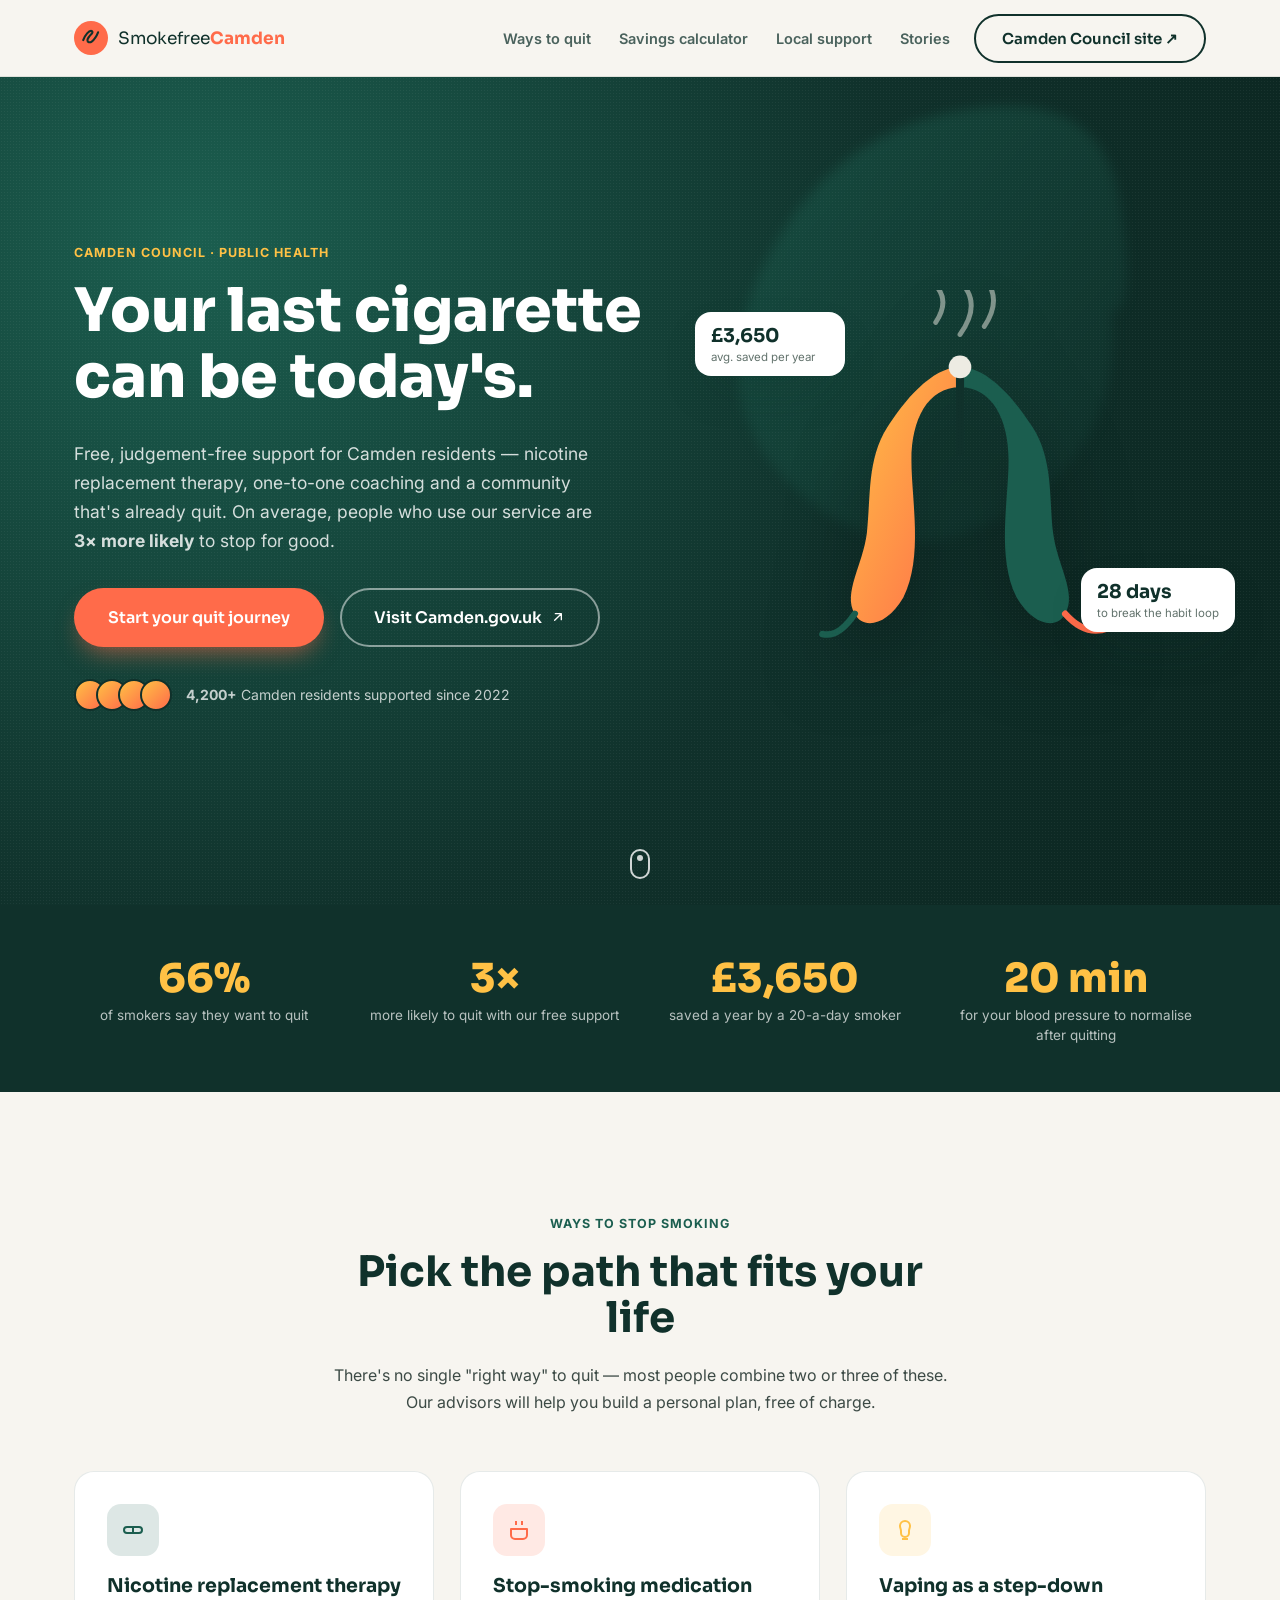
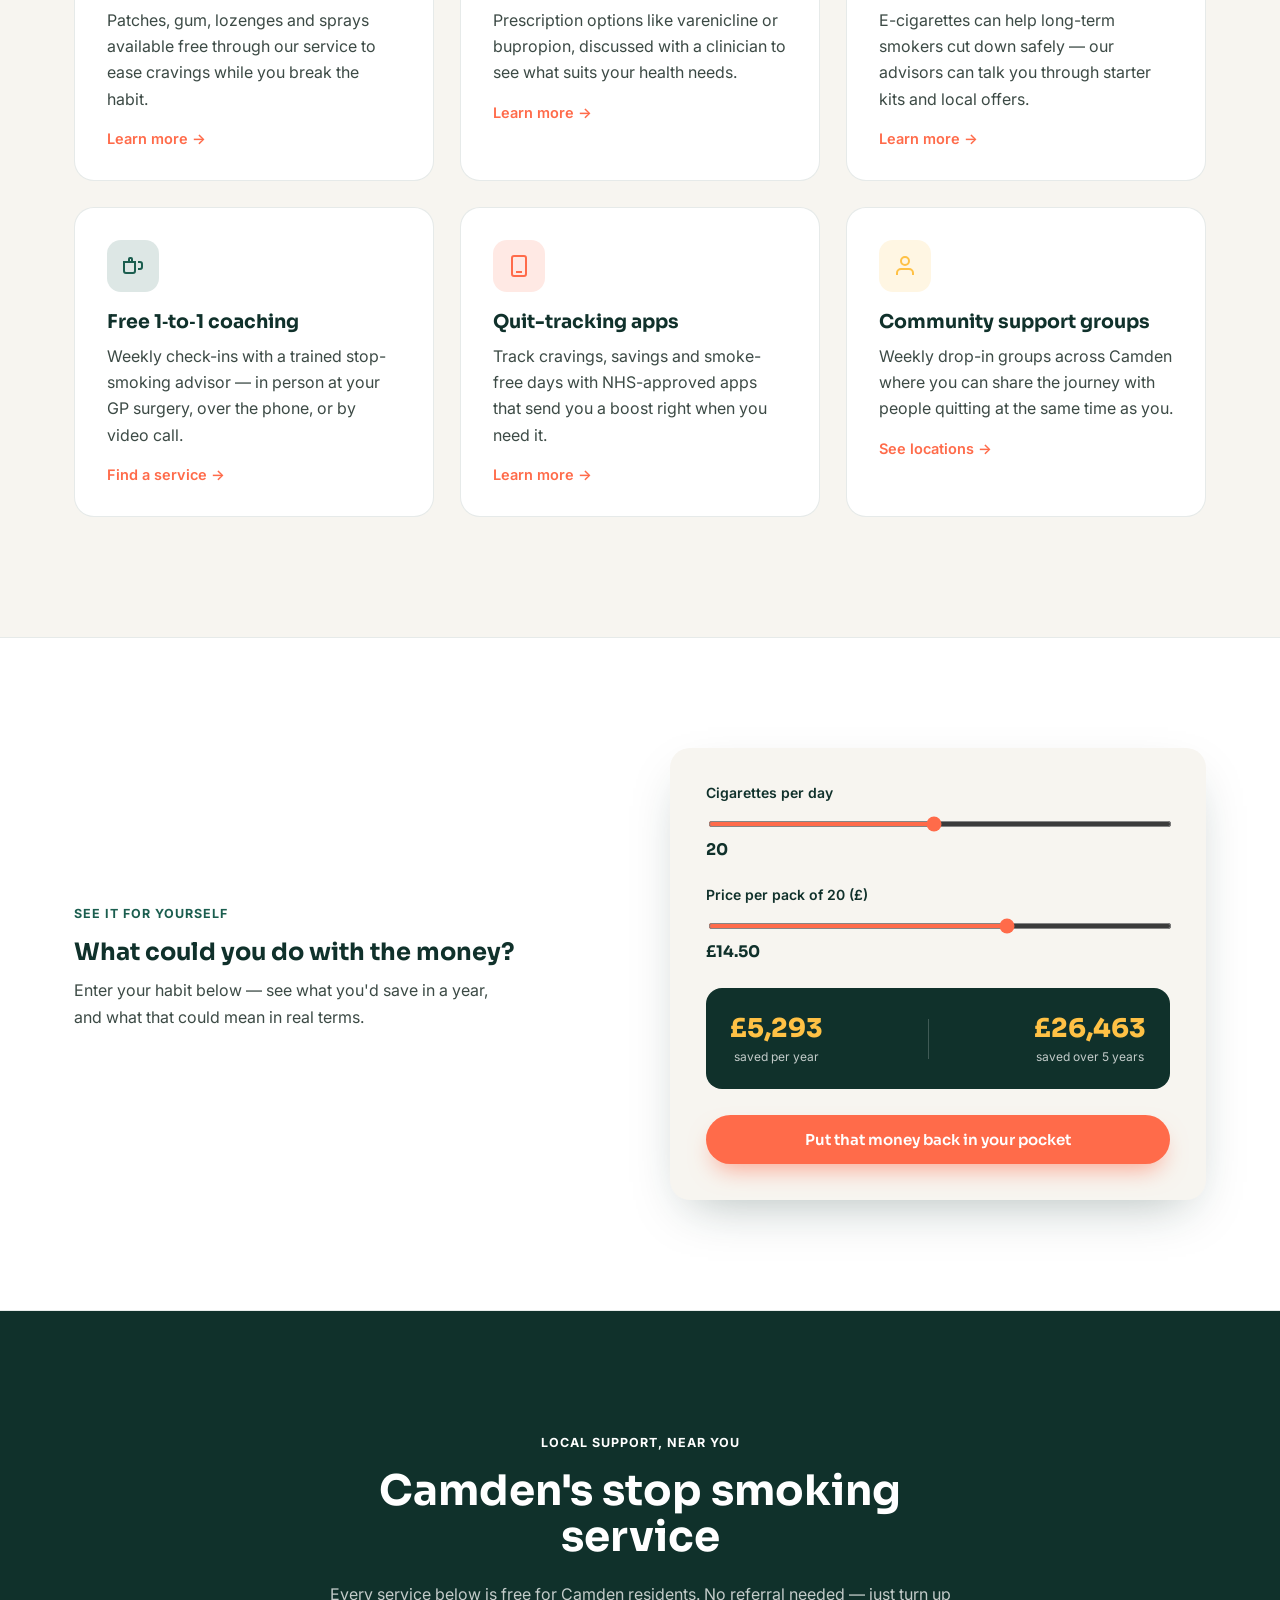
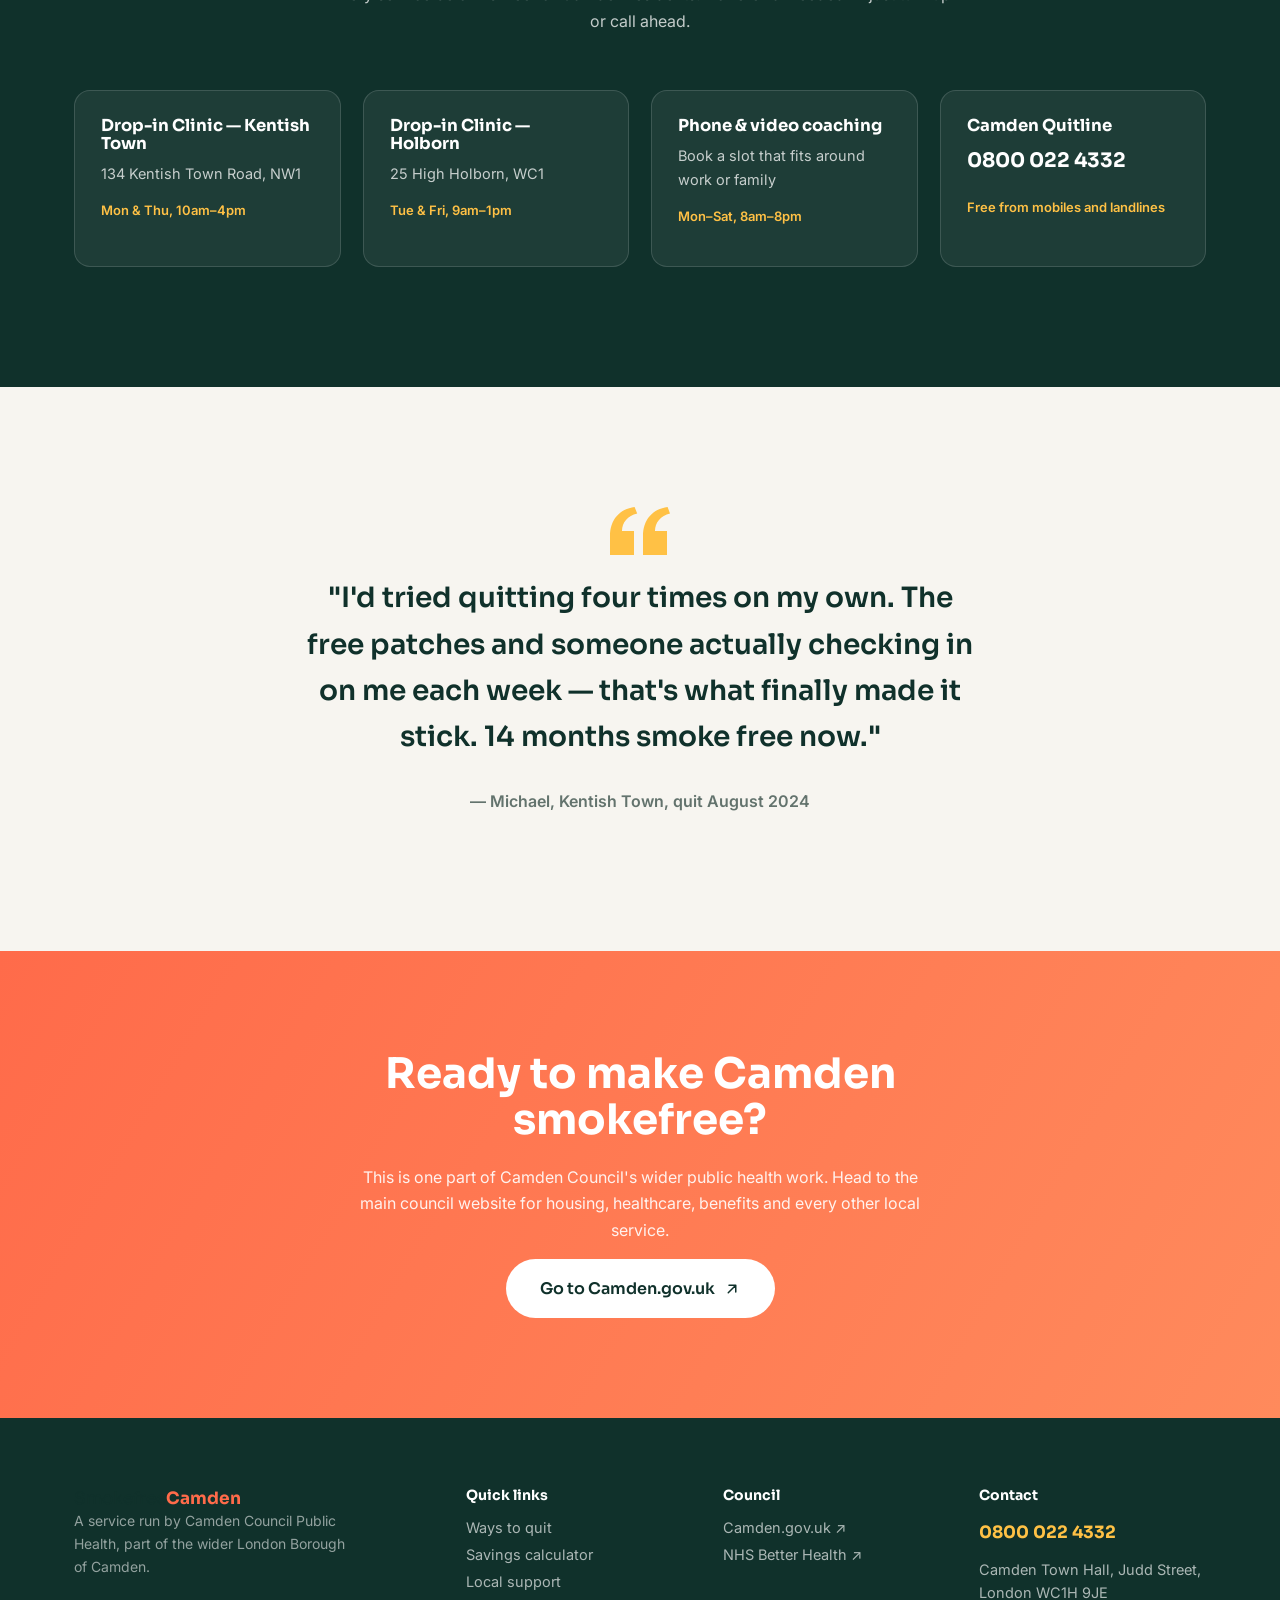
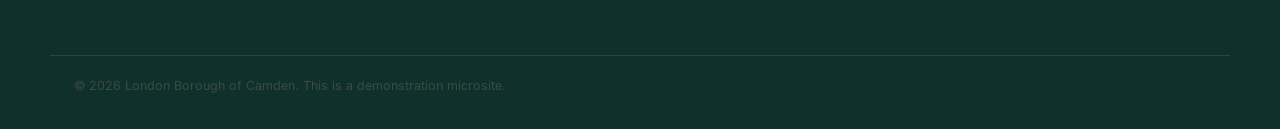
<file: stop-smoking-camden/index.html>
<!DOCTYPE html>
<html lang="en">
<head>
<meta charset="UTF-8">
<meta name="viewport" content="width=device-width, initial-scale=1.0">
<title>Smokefree Camden — Free support to help you quit</title>
<meta name="description" content="Smokefree Camden is Camden Council's local stop smoking service. Free nicotine replacement therapy, coaching, an online calculator and local support groups.">
<link rel="preconnect" href="https://fonts.googleapis.com">
<link rel="preconnect" href="https://fonts.gstatic.com" crossorigin>
<link href="https://fonts.googleapis.com/css2?family=Sora:wght@400;600;700;800&family=Inter:wght@400;500;600;700&display=swap" rel="stylesheet">
<link rel="stylesheet" href="css/style.css">
</head>
<body>

<a class="skip-link" href="#main">Skip to content</a>

<!-- NAV -->
<header class="site-header" id="siteHeader">
  <div class="wrap nav-inner">
    <a href="#top" class="brand">
      <span class="brand-mark" aria-hidden="true">
        <svg viewBox="0 0 48 48" width="34" height="34">
          <circle cx="24" cy="24" r="24" fill="var(--accent)"/>
          <path d="M13 27c3-8 8-13 11-13 2 0 3 2 1 4-3 3-6 6-6 9 0 3 3 4 6 2 4-3 7-8 9-13" stroke="#10312B" stroke-width="3" fill="none" stroke-linecap="round"/>
        </svg>
      </span>
      <span class="brand-text">Smokefree<strong>Camden</strong></span>
    </a>
    <nav class="main-nav" id="mainNav" aria-label="Primary">
      <a href="#ways">Ways to quit</a>
      <a href="#calculator">Savings calculator</a>
      <a href="#support">Local support</a>
      <a href="#stories">Stories</a>
    </nav>
    <a class="btn btn-outline nav-cta" href="https://www.camden.gov.uk" target="_blank" rel="noopener">
      Camden Council site ↗
    </a>
    <button class="nav-toggle" id="navToggle" aria-label="Toggle menu" aria-expanded="false" aria-controls="mainNav">
      <span></span><span></span><span></span>
    </button>
  </div>
</header>

<main id="main">

  <!-- HERO -->
  <section class="hero" id="top">
    <div class="hero-bg" aria-hidden="true">
      <svg class="hero-blob" viewBox="0 0 800 800" preserveAspectRatio="xMidYMid slice">
        <defs>
          <linearGradient id="blobGrad" x1="0%" y1="0%" x2="100%" y2="100%">
            <stop offset="0%" stop-color="#1B5E4F"/>
            <stop offset="100%" stop-color="#10312B"/>
          </linearGradient>
        </defs>
        <path fill="url(#blobGrad)" d="M421,320Q432,440,330,500Q228,560,140,480Q52,400,110,280Q168,160,290,140Q412,120,428,220Q444,320,421,320Z"/>
      </svg>
      <div class="grain" aria-hidden="true"></div>
    </div>

    <div class="wrap hero-inner">
      <div class="hero-copy">
        <span class="eyebrow">Camden Council · Public Health</span>
        <h1>Your last cigarette<br>can be today's.</h1>
        <p class="hero-sub">Free, judgement-free support for Camden residents — nicotine replacement therapy, one-to-one coaching and a community that's already quit. On average, people who use our service are <strong>3× more likely</strong> to stop for good.</p>
        <div class="hero-actions">
          <a href="#ways" class="btn btn-accent btn-lg">Start your quit journey</a>
          <a href="https://www.camden.gov.uk" target="_blank" rel="noopener" class="btn btn-ghost btn-lg">
            Visit Camden.gov.uk
            <svg width="16" height="16" viewBox="0 0 24 24" fill="none"><path d="M7 17L17 7M17 7H8M17 7V16" stroke="currentColor" stroke-width="2" stroke-linecap="round" stroke-linejoin="round"/></svg>
          </a>
        </div>
        <div class="hero-trust">
          <div class="avatars" aria-hidden="true">
            <span></span><span></span><span></span><span></span>
          </div>
          <p><strong>4,200+</strong> Camden residents supported since 2022</p>
        </div>
      </div>

      <div class="hero-art" aria-hidden="true">
        <svg viewBox="0 0 420 460" class="lungs-svg">
          <defs>
            <linearGradient id="leafGrad" x1="0" y1="0" x2="1" y2="1">
              <stop offset="0%" stop-color="#FFC145"/>
              <stop offset="100%" stop-color="#FF6B4A"/>
            </linearGradient>
          </defs>
          <!-- smoke wisps dissolving -->
          <g opacity="0.5">
            <path d="M180 40 Q200 10 175 -10" stroke="#EDEBE3" stroke-width="6" fill="none" stroke-linecap="round" class="wisp wisp1"/>
            <path d="M210 55 Q235 20 215 -5" stroke="#EDEBE3" stroke-width="6" fill="none" stroke-linecap="round" class="wisp wisp2"/>
            <path d="M240 45 Q260 15 245 -8" stroke="#EDEBE3" stroke-width="6" fill="none" stroke-linecap="round" class="wisp wisp3"/>
          </g>
          <!-- lungs turning into leaves -->
          <path d="M210 120 C170 120 150 160 150 210 C150 260 165 330 140 380 C120 415 90 420 80 400 C65 375 90 340 95 300 C100 255 95 210 120 170 C140 138 175 95 210 95 Z" fill="url(#leafGrad)"/>
          <path d="M210 120 C250 120 270 160 270 210 C270 260 255 330 280 380 C300 415 330 420 340 400 C355 375 330 340 325 300 C320 255 325 210 300 170 C280 138 245 95 210 95 Z" fill="#1B5E4F"/>
          <line x1="210" y1="95" x2="210" y2="200" stroke="#10312B" stroke-width="10" stroke-linecap="round"/>
          <path d="M80 400 Q60 430 40 425" stroke="#1B5E4F" stroke-width="8" fill="none" stroke-linecap="round"/>
          <path d="M340 400 Q365 428 392 418" stroke="#FF6B4A" stroke-width="8" fill="none" stroke-linecap="round"/>
          <circle cx="210" cy="95" r="14" fill="#EDEBE3"/>
        </svg>
        <div class="stat-chip stat-chip-1">
          <span class="num">£3,650</span><span class="lbl">avg. saved per year</span>
        </div>
        <div class="stat-chip stat-chip-2">
          <span class="num">28 days</span><span class="lbl">to break the habit loop</span>
        </div>
      </div>
    </div>

    <a class="scroll-cue" href="#stats" aria-label="Scroll down">
      <svg width="20" height="30" viewBox="0 0 20 30"><rect x="1" y="1" width="18" height="28" rx="9" stroke="white" stroke-width="2" fill="none"/><circle class="scroll-dot" cx="10" cy="9" r="3" fill="white"/></svg>
    </a>
  </section>

  <!-- STATS STRIP -->
  <section class="stats" id="stats">
    <div class="wrap stats-grid">
      <div class="stat reveal">
        <span class="stat-num">66%</span>
        <span class="stat-label">of smokers say they want to quit</span>
      </div>
      <div class="stat reveal">
        <span class="stat-num">3×</span>
        <span class="stat-label">more likely to quit with our free support</span>
      </div>
      <div class="stat reveal">
        <span class="stat-num">£3,650</span>
        <span class="stat-label">saved a year by a 20-a-day smoker</span>
      </div>
      <div class="stat reveal">
        <span class="stat-num">20 min</span>
        <span class="stat-label">for your blood pressure to normalise after quitting</span>
      </div>
    </div>
  </section>

  <!-- WAYS TO QUIT -->
  <section class="ways" id="ways">
    <div class="wrap">
      <div class="section-head reveal">
        <span class="eyebrow eyebrow-dark">Ways to stop smoking</span>
        <h2>Pick the path that fits your life</h2>
        <p>There's no single "right way" to quit — most people combine two or three of these. Our advisors will help you build a personal plan, free of charge.</p>
      </div>

      <div class="card-grid">

        <article class="card reveal">
          <div class="card-icon" style="--c:#1B5E4F">
            <svg viewBox="0 0 24 24" fill="none"><rect x="3" y="9" width="18" height="6" rx="3" stroke="currentColor" stroke-width="2"/><line x1="12" y1="9" x2="12" y2="15" stroke="currentColor" stroke-width="2"/></svg>
          </div>
          <h3>Nicotine replacement therapy</h3>
          <p>Patches, gum, lozenges and sprays available free through our service to ease cravings while you break the habit.</p>
          <a class="card-link" href="https://www.nhs.uk/better-health/quit-smoking/" target="_blank" rel="noopener">Learn more →</a>
        </article>

        <article class="card reveal">
          <div class="card-icon" style="--c:#FF6B4A">
            <svg viewBox="0 0 24 24" fill="none"><path d="M9 3v4M15 3v4M4 11h16v6a4 4 0 01-4 4H8a4 4 0 01-4-4v-6z" stroke="currentColor" stroke-width="2" stroke-linejoin="round"/></svg>
          </div>
          <h3>Stop-smoking medication</h3>
          <p>Prescription options like varenicline or bupropion, discussed with a clinician to see what suits your health needs.</p>
          <a class="card-link" href="https://www.nhs.uk/better-health/quit-smoking/" target="_blank" rel="noopener">Learn more →</a>
        </article>

        <article class="card reveal">
          <div class="card-icon" style="--c:#FFC145">
            <svg viewBox="0 0 24 24" fill="none"><path d="M12 3a5 5 0 015 5c0 2-1 3-1 5v2a4 4 0 01-8 0v-2c0-2-1-3-1-5a5 5 0 015-5z" stroke="currentColor" stroke-width="2"/><line x1="9" y1="21" x2="15" y2="21" stroke="currentColor" stroke-width="2"/></svg>
          </div>
          <h3>Vaping as a step-down</h3>
          <p>E-cigarettes can help long-term smokers cut down safely — our advisors can talk you through starter kits and local offers.</p>
          <a class="card-link" href="https://www.nhs.uk/better-health/quit-smoking/" target="_blank" rel="noopener">Learn more →</a>
        </article>

        <article class="card reveal">
          <div class="card-icon" style="--c:#1B5E4F">
            <svg viewBox="0 0 24 24" fill="none"><path d="M17 8h2a2 2 0 012 2v3a2 2 0 01-2 2h-2M3 8h11v9a2 2 0 01-2 2H5a2 2 0 01-2-2V8zM8 8V5a1 1 0 011-1h1a1 1 0 011 1v3" stroke="currentColor" stroke-width="2"/></svg>
          </div>
          <h3>Free 1‑to‑1 coaching</h3>
          <p>Weekly check-ins with a trained stop-smoking advisor — in person at your GP surgery, over the phone, or by video call.</p>
          <a class="card-link" href="#support">Find a service →</a>
        </article>

        <article class="card reveal">
          <div class="card-icon" style="--c:#FF6B4A">
            <svg viewBox="0 0 24 24" fill="none"><rect x="5" y="2" width="14" height="20" rx="2" stroke="currentColor" stroke-width="2"/><line x1="9" y1="18" x2="15" y2="18" stroke="currentColor" stroke-width="2"/></svg>
          </div>
          <h3>Quit-tracking apps</h3>
          <p>Track cravings, savings and smoke-free days with NHS-approved apps that send you a boost right when you need it.</p>
          <a class="card-link" href="https://www.nhs.uk/better-health/quit-smoking/" target="_blank" rel="noopener">Learn more →</a>
        </article>

        <article class="card reveal">
          <div class="card-icon" style="--c:#FFC145">
            <svg viewBox="0 0 24 24" fill="none"><path d="M20 21v-2a4 4 0 00-4-4H8a4 4 0 00-4 4v2M12 11a4 4 0 100-8 4 4 0 000 8z" stroke="currentColor" stroke-width="2"/></svg>
          </div>
          <h3>Community support groups</h3>
          <p>Weekly drop-in groups across Camden where you can share the journey with people quitting at the same time as you.</p>
          <a class="card-link" href="#support">See locations →</a>
        </article>

      </div>
    </div>
  </section>

  <!-- CALCULATOR -->
  <section class="calc" id="calculator">
    <div class="wrap calc-inner">
      <div class="calc-copy reveal">
        <span class="eyebrow eyebrow-dark">See it for yourself</span>
        <h2>What could you do with the money?</h2>
        <p>Enter your habit below — see what you'd save in a year, and what that could mean in real terms.</p>
      </div>
      <div class="calc-card reveal">
        <div class="calc-row">
          <label for="perDay">Cigarettes per day</label>
          <input type="range" id="perDay" min="1" max="40" value="20">
          <output id="perDayOut">20</output>
        </div>
        <div class="calc-row">
          <label for="packPrice">Price per pack of 20 (£)</label>
          <input type="range" id="packPrice" min="8" max="18" step="0.5" value="14.5">
          <output id="packPriceOut">£14.50</output>
        </div>
        <div class="calc-result">
          <div>
            <span class="calc-figure" id="perYear">£3,650</span>
            <span class="calc-figure-label">saved per year</span>
          </div>
          <div class="calc-divider"></div>
          <div>
            <span class="calc-figure" id="perFive">£18,250</span>
            <span class="calc-figure-label">saved over 5 years</span>
          </div>
        </div>
        <a href="#ways" class="btn btn-accent btn-block">Put that money back in your pocket</a>
      </div>
    </div>
  </section>

  <!-- LOCAL SUPPORT -->
  <section class="support" id="support">
    <div class="wrap">
      <div class="section-head reveal light">
        <span class="eyebrow">Local support, near you</span>
        <h2>Camden's stop smoking service</h2>
        <p>Every service below is free for Camden residents. No referral needed — just turn up or call ahead.</p>
      </div>

      <div class="support-grid">
        <div class="support-card reveal">
          <h3>Drop-in Clinic — Kentish Town</h3>
          <p>134 Kentish Town Road, NW1</p>
          <p class="meta">Mon &amp; Thu, 10am–4pm</p>
        </div>
        <div class="support-card reveal">
          <h3>Drop-in Clinic — Holborn</h3>
          <p>25 High Holborn, WC1</p>
          <p class="meta">Tue &amp; Fri, 9am–1pm</p>
        </div>
        <div class="support-card reveal">
          <h3>Phone &amp; video coaching</h3>
          <p>Book a slot that fits around work or family</p>
          <p class="meta">Mon–Sat, 8am–8pm</p>
        </div>
        <div class="support-card reveal">
          <h3>Camden Quitline</h3>
          <p class="phone">0800 022 4332</p>
          <p class="meta">Free from mobiles and landlines</p>
        </div>
      </div>
    </div>
  </section>

  <!-- TESTIMONIAL -->
  <section class="quote-section" id="stories">
    <div class="wrap quote-inner reveal">
      <svg class="quote-mark" viewBox="0 0 60 48" width="60" height="48"><path d="M0 48V29.2C0 12.6 9.6 2.1 24.6 0l2.6 6.5C17.7 8.9 12 15.4 12 24h12v24H0zm33 0V29.2C33 12.6 42.6 2.1 57.6 0l2.4 6.5C50.7 8.9 45 15.4 45 24h12v24H33z" fill="currentColor"/></svg>
      <p class="quote-text">"I'd tried quitting four times on my own. The free patches and someone actually checking in on me each week — that's what finally made it stick. 14 months smoke free now."</p>
      <p class="quote-attr">— Michael, Kentish Town, quit August 2024</p>
    </div>
  </section>

  <!-- BIG CTA BANNER -->
  <section class="cta-banner">
    <div class="wrap cta-banner-inner reveal">
      <h2>Ready to make Camden smokefree?</h2>
      <p>This is one part of Camden Council's wider public health work. Head to the main council website for housing, healthcare, benefits and every other local service.</p>
      <a href="https://www.camden.gov.uk" target="_blank" rel="noopener" class="btn btn-white btn-lg">
        Go to Camden.gov.uk
        <svg width="18" height="18" viewBox="0 0 24 24" fill="none"><path d="M7 17L17 7M17 7H8M17 7V16" stroke="currentColor" stroke-width="2" stroke-linecap="round" stroke-linejoin="round"/></svg>
      </a>
    </div>
  </section>

</main>

<footer class="site-footer">
  <div class="wrap footer-inner">
    <div class="footer-brand">
      <span class="brand-text">Smokefree<strong>Camden</strong></span>
      <p>A service run by Camden Council Public Health, part of the wider London Borough of Camden.</p>
    </div>
    <div class="footer-col">
      <h4>Quick links</h4>
      <a href="#ways">Ways to quit</a>
      <a href="#calculator">Savings calculator</a>
      <a href="#support">Local support</a>
    </div>
    <div class="footer-col">
      <h4>Council</h4>
      <a href="https://www.camden.gov.uk" target="_blank" rel="noopener">Camden.gov.uk ↗</a>
      <a href="https://www.nhs.uk/better-health/quit-smoking/" target="_blank" rel="noopener">NHS Better Health ↗</a>
    </div>
    <div class="footer-col">
      <h4>Contact</h4>
      <p class="phone">0800 022 4332</p>
      <p>Camden Town Hall, Judd Street, London WC1H 9JE</p>
    </div>
  </div>
  <div class="wrap footer-bottom">
    <p>© 2026 London Borough of Camden. This is a demonstration microsite.</p>
  </div>
</footer>

<script src="js/script.js"></script>
</body>
</html>
</file>
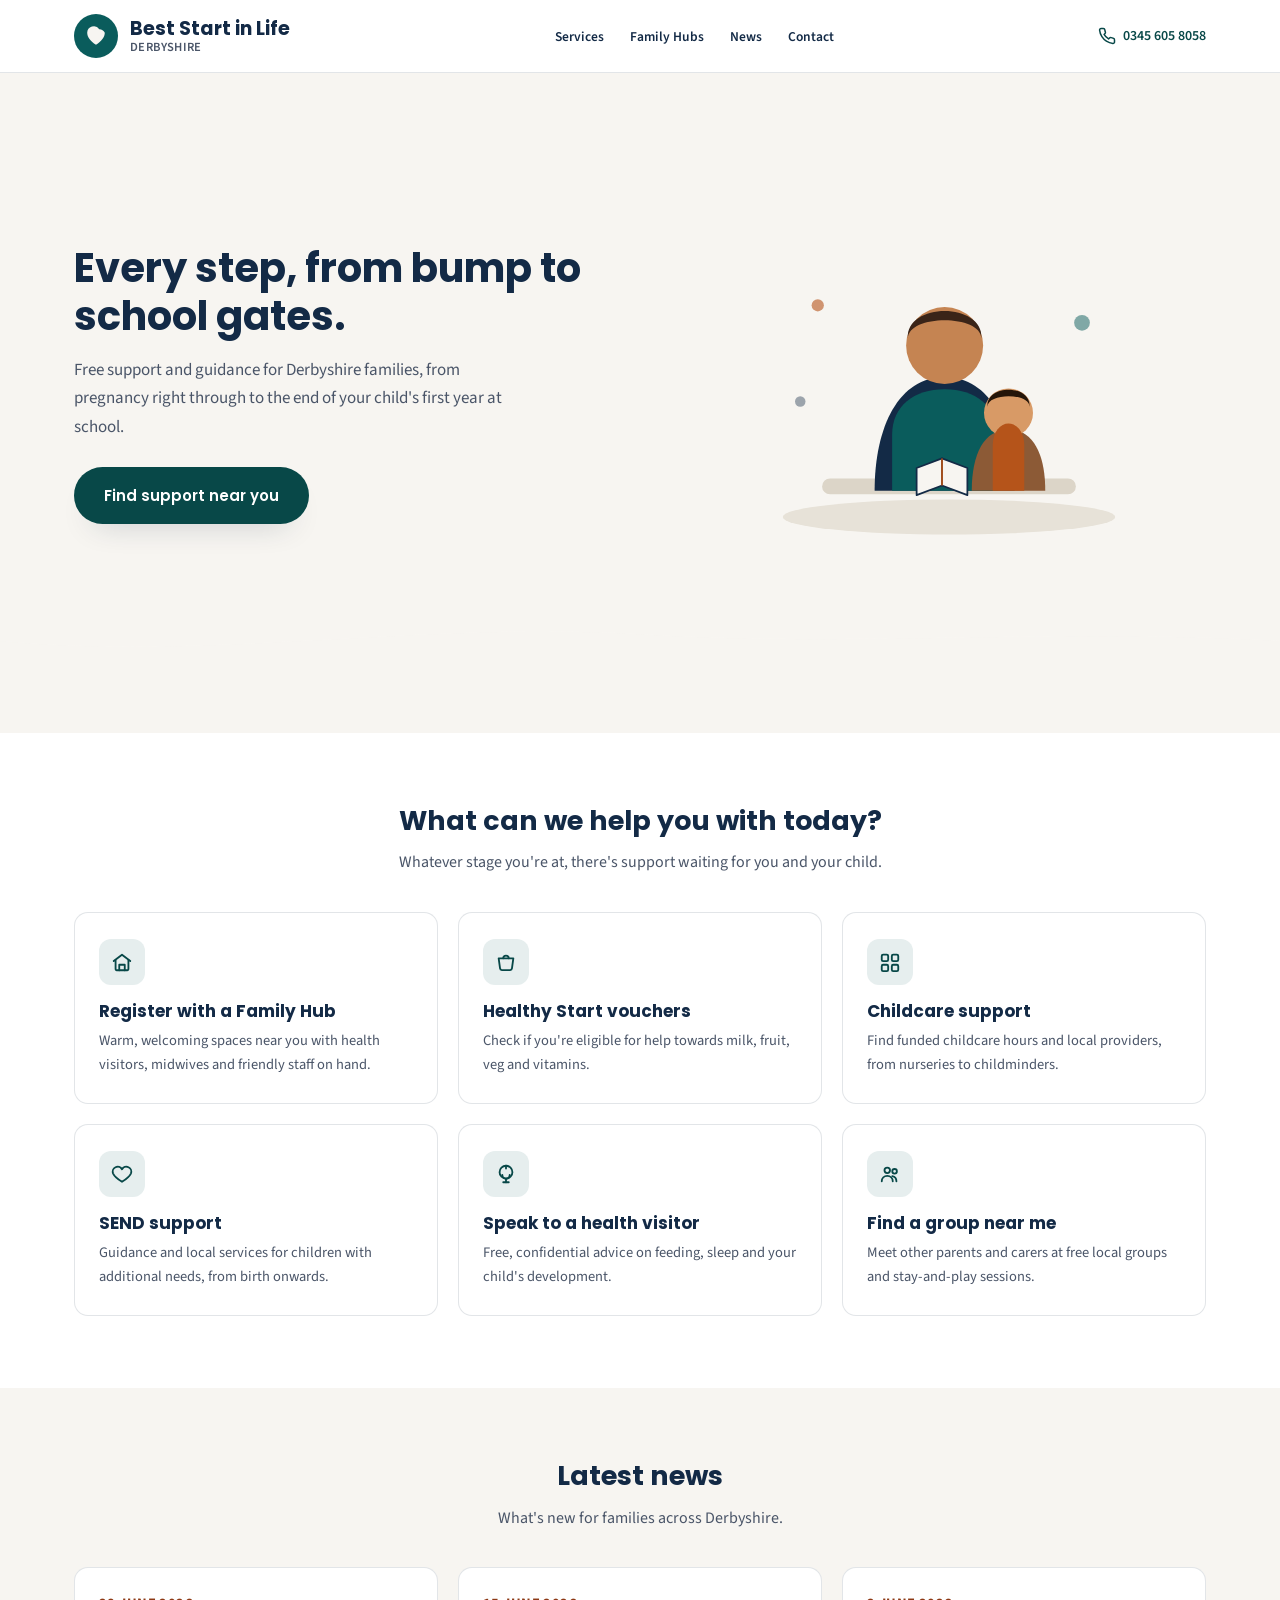
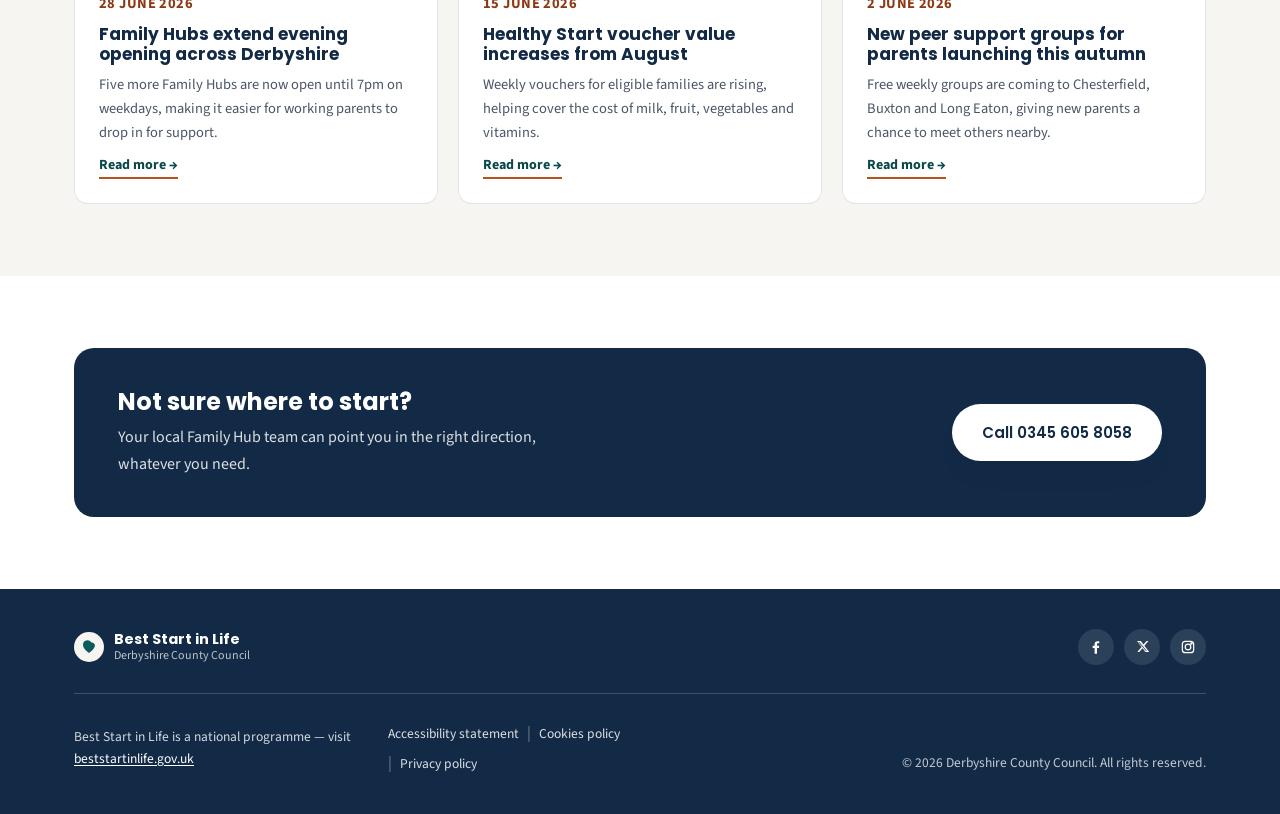
<file: archive/best-start-in-life-derbyshire/index.html>
<!DOCTYPE html>
<html lang="en-GB">
<head>
<meta charset="utf-8" />
<meta name="viewport" content="width=device-width, initial-scale=1" />
<title>Best Start in Life Derbyshire — support for families, pregnancy to age 5</title>
<meta name="description" content="Free support and guidance for Derbyshire families, from pregnancy through to the end of your child's first year at school." />
<link rel="preconnect" href="https://fonts.googleapis.com" />
<link rel="preconnect" href="https://fonts.gstatic.com" crossorigin="anonymous" />
<link href="https://fonts.googleapis.com/css2?family=Source+Sans+3:ital,wght@0,400;0,600;0,700;1,400&family=Poppins:wght@600;700&display=swap" rel="stylesheet" />
<link href="styles.css" rel="stylesheet" type="text/css" />
</head>
<body>

<a class="skip-link" href="#main">Skip to main content</a>

<header class="site-header">
  <div class="container header-inner">
    <a class="logo" href="#" aria-label="Best Start in Life Derbyshire — home">
      <span class="logo-mark" aria-hidden="true">
        <svg viewBox="0 0 40 40" fill="none">
          <circle cx="20" cy="20" r="20" fill="#0A5C5C"/>
          <path d="M20 28c-5-3.5-8-7-8-11a6 6 0 0 1 11-3.2A6 6 0 0 1 28 17c0 4-3 7.5-8 11z" fill="#F7F5F1"/>
        </svg>
      </span>
      <span class="logo-text">
        <span class="logo-title">Best Start in Life</span>
        <span class="logo-sub">Derbyshire</span>
      </span>
    </a>

    <nav class="main-nav" aria-label="Main navigation" id="main-nav">
      <a href="#top-tasks">Services</a>
      <a href="#top-tasks">Family Hubs</a>
      <a href="#news">News</a>
      <a href="#contact">Contact</a>
    </nav>

    <div class="header-actions">
      <a class="phone-shortcut" href="tel:03456058058">
        <svg viewBox="0 0 24 24" fill="none" stroke="currentColor" stroke-width="2" stroke-linecap="round" stroke-linejoin="round" aria-hidden="true"><path d="M22 16.92v3a2 2 0 0 1-2.18 2 19.79 19.79 0 0 1-8.63-3.07 19.5 19.5 0 0 1-6-6 19.79 19.79 0 0 1-3.07-8.67A2 2 0 0 1 4.11 2h3a2 2 0 0 1 2 1.72c.127.96.361 1.903.7 2.81a2 2 0 0 1-.45 2.11L8.09 9.91a16 16 0 0 0 6 6l1.27-1.27a2 2 0 0 1 2.11-.45c.907.339 1.85.573 2.81.7A2 2 0 0 1 22 16.92z"/></svg>
        <span>0345 605 8058</span>
      </a>
      <button class="nav-toggle" aria-label="Open menu" aria-expanded="false" aria-controls="main-nav">
        <span></span><span></span><span></span>
      </button>
    </div>
  </div>
</header>

<main id="main">

  <!-- Hero -->
  <section class="hero">
    <div class="container hero-grid">
      <div class="hero-copy">
        <h1>Every step, from bump to school gates.</h1>
        <p class="hero-lead">Free support and guidance for Derbyshire families, from pregnancy right through to the end of your child's first year at school.</p>
        <div class="hero-actions">
          <a class="btn btn-primary" href="#top-tasks">Find support near you</a>
        </div>
      </div>
      <div class="hero-visual">
        <svg class="hero-illustration" viewBox="0 0 480 400" role="img" aria-labelledby="heroIllustrationTitle">
          <title id="heroIllustrationTitle">Illustration of a parent sitting on the floor reading a book with their young child</title>
          <ellipse cx="240" cy="352" rx="190" ry="20" fill="#E7E2D8" />
          <rect x="95" y="308" width="290" height="18" rx="9" fill="#DCD5C8" />
          <path d="M155 322 C155 248 183 192 235 192 C287 192 315 248 315 322 Z" fill="#132A46" />
          <circle cx="235" cy="156" r="44" fill="#C58452" />
          <path d="M193 148 C190 106 280 106 277 148 C277 120 193 120 193 148 Z" fill="#3A2418" />
          <path d="M175 258 C175 225 200 206 235 206 C270 206 295 225 295 258 L295 322 L175 322 Z" fill="#0A5C5C" />
          <path d="M266 322 C266 280 280 252 308 252 C336 252 350 280 350 322 Z" fill="#8C5A36" />
          <circle cx="308" cy="233" r="28" fill="#D89A66" />
          <path d="M284 226 C282 200 334 200 332 226 C332 210 284 210 284 226 Z" fill="#241509" />
          <path d="M290 270 C290 254 299 245 308 245 C317 245 326 254 326 270 L326 322 L290 322 Z" fill="#B5541A" />
          <path d="M203 296 L232 285 L232 316 L203 327 Z" fill="#F7F5F1" stroke="#132A46" stroke-width="2" stroke-linejoin="round" />
          <path d="M261 296 L232 285 L232 316 L261 327 Z" fill="#F7F5F1" stroke="#132A46" stroke-width="2" stroke-linejoin="round" />
          <path d="M232 285 L232 316" stroke="#B5541A" stroke-width="2" />
          <circle cx="90" cy="110" r="7" fill="#B5541A" opacity="0.6" />
          <circle cx="392" cy="130" r="9" fill="#0A5C5C" opacity="0.5" />
          <circle cx="70" cy="220" r="6" fill="#132A46" opacity="0.4" />
        </svg>
      </div>
    </div>
    <div class="wave-divider" aria-hidden="true">
      <svg viewBox="0 0 1440 60" preserveAspectRatio="none"><path d="M0 30 C 240 60 480 0 720 20 C 960 40 1200 10 1440 30 L1440 60 L0 60 Z" fill="#F7F5F1"/></svg>
    </div>
  </section>

  <!-- Top tasks -->
  <section id="top-tasks">
    <div class="container">
      <div class="section-header">
        <h2>What can we help you with today?</h2>
        <p class="lead">Whatever stage you're at, there's support waiting for you and your child.</p>
      </div>

      <div class="task-cards">
        <a class="task-card" href="#">
          <span class="task-icon">
            <svg viewBox="0 0 24 24" fill="none" stroke="currentColor" stroke-width="2" stroke-linecap="round" stroke-linejoin="round"><path d="M3 11l9-7 9 7"/><path d="M5 10v10a1 1 0 0 0 1 1h12a1 1 0 0 0 1-1V10"/><path d="M9 21v-6h6v6"/></svg>
          </span>
          <h3>Register with a Family Hub</h3>
          <p>Warm, welcoming spaces near you with health visitors, midwives and friendly staff on hand.</p>
        </a>

        <a class="task-card" href="#">
          <span class="task-icon">
            <svg viewBox="0 0 24 24" fill="none" stroke="currentColor" stroke-width="2" stroke-linecap="round" stroke-linejoin="round"><path d="M4 8h16l-1.5 11a2 2 0 0 1-2 1.8H7.5a2 2 0 0 1-2-1.8L4 8z"/><path d="M9 8a3 3 0 0 1 6 0"/></svg>
          </span>
          <h3>Healthy Start vouchers</h3>
          <p>Check if you're eligible for help towards milk, fruit, veg and vitamins.</p>
        </a>

        <a class="task-card" href="#">
          <span class="task-icon">
            <svg viewBox="0 0 24 24" fill="none" stroke="currentColor" stroke-width="2" stroke-linecap="round" stroke-linejoin="round"><rect x="3" y="4" width="7" height="7" rx="1.5"/><rect x="14" y="4" width="7" height="7" rx="1.5"/><rect x="3" y="15" width="7" height="7" rx="1.5"/><rect x="14" y="15" width="7" height="7" rx="1.5"/></svg>
          </span>
          <h3>Childcare support</h3>
          <p>Find funded childcare hours and local providers, from nurseries to childminders.</p>
        </a>

        <a class="task-card" href="#">
          <span class="task-icon">
            <svg viewBox="0 0 24 24" fill="none" stroke="currentColor" stroke-width="2" stroke-linecap="round" stroke-linejoin="round"><path d="M12 20.5s-7.5-4.6-9.7-9A5.4 5.4 0 0 1 12 6.8 5.4 5.4 0 0 1 21.7 11.5c-2.2 4.4-9.7 9-9.7 9z"/></svg>
          </span>
          <h3>SEND support</h3>
          <p>Guidance and local services for children with additional needs, from birth onwards.</p>
        </a>

        <a class="task-card" href="#">
          <span class="task-icon">
            <svg viewBox="0 0 24 24" fill="none" stroke="currentColor" stroke-width="2" stroke-linecap="round" stroke-linejoin="round"><path d="M8 13a4 4 0 0 0 8 0"/><path d="M12 3v3"/><circle cx="12" cy="10" r="7"/><path d="M12 17v4"/><path d="M9 21h6"/></svg>
          </span>
          <h3>Speak to a health visitor</h3>
          <p>Free, confidential advice on feeding, sleep and your child's development.</p>
        </a>

        <a class="task-card" href="#">
          <span class="task-icon">
            <svg viewBox="0 0 24 24" fill="none" stroke="currentColor" stroke-width="2" stroke-linecap="round" stroke-linejoin="round"><circle cx="9" cy="8" r="3"/><circle cx="17" cy="9" r="2.5"/><path d="M3 20c0-3.5 2.7-6 6-6s6 2.5 6 6"/><path d="M14.5 14.3c2.3.4 4.5 2.3 4.5 5.7"/></svg>
          </span>
          <h3>Find a group near me</h3>
          <p>Meet other parents and carers at free local groups and stay-and-play sessions.</p>
        </a>
      </div>
    </div>
  </section>

  <!-- News -->
  <section class="section-alt" id="news">
    <div class="container">
      <div class="section-header">
        <h2>Latest news</h2>
        <p class="lead">What's new for families across Derbyshire.</p>
      </div>

      <div class="news-cards">
        <article class="news-card">
          <p class="news-date">28 June 2026</p>
          <h3>Family Hubs extend evening opening across Derbyshire</h3>
          <p>Five more Family Hubs are now open until 7pm on weekdays, making it easier for working parents to drop in for support.</p>
          <a class="news-link" href="#">Read more <span aria-hidden="true">&rarr;</span></a>
        </article>

        <article class="news-card">
          <p class="news-date">15 June 2026</p>
          <h3>Healthy Start voucher value increases from August</h3>
          <p>Weekly vouchers for eligible families are rising, helping cover the cost of milk, fruit, vegetables and vitamins.</p>
          <a class="news-link" href="#">Read more <span aria-hidden="true">&rarr;</span></a>
        </article>

        <article class="news-card">
          <p class="news-date">2 June 2026</p>
          <h3>New peer support groups for parents launching this autumn</h3>
          <p>Free weekly groups are coming to Chesterfield, Buxton and Long Eaton, giving new parents a chance to meet others nearby.</p>
          <a class="news-link" href="#">Read more <span aria-hidden="true">&rarr;</span></a>
        </article>
      </div>
    </div>
  </section>

  <!-- CTA banner -->
  <section id="contact">
    <div class="container">
      <div class="cta-banner">
        <div>
          <h2>Not sure where to start?</h2>
          <p>Your local Family Hub team can point you in the right direction, whatever you need.</p>
        </div>
        <a class="btn btn-onlight" href="tel:03456058058">Call 0345 605 8058</a>
      </div>
    </div>
  </section>

</main>

<footer class="site-footer">
  <div class="container footer-grid">

    <div class="footer-brand">
      <span class="footer-logo-mark" aria-hidden="true">
        <svg viewBox="0 0 40 40" fill="none">
          <circle cx="20" cy="20" r="20" fill="#F7F5F1"/>
          <path d="M20 28c-5-3.5-8-7-8-11a6 6 0 0 1 11-3.2A6 6 0 0 1 28 17c0 4-3 7.5-8 11z" fill="#0A5C5C"/>
        </svg>
      </span>
      <span class="footer-logo-text">
        <span class="footer-logo-title">Best Start in Life</span>
        <span class="footer-logo-sub">Derbyshire County Council</span>
      </span>
    </div>

    <div class="footer-social">
      <a class="social-btn" href="#" aria-label="Derbyshire County Council on Facebook">
        <svg viewBox="0 0 24 24" fill="currentColor" aria-hidden="true"><path d="M13.5 22v-8.5h2.85l.43-3.31H13.5V8.1c0-.96.27-1.62 1.65-1.62h1.76V3.53C16.6 3.46 15.53 3.36 14.29 3.36c-2.6 0-4.38 1.59-4.38 4.5v2.33H7.05v3.31h2.86V22h3.59z"/></svg>
      </a>
      <a class="social-btn" href="#" aria-label="Derbyshire County Council on X (formerly Twitter)">
        <svg viewBox="0 0 24 24" fill="currentColor" aria-hidden="true"><path d="M18.9 3H21.7l-6.1 7 7.2 9.5h-5.6l-4.4-5.7-5 5.7H4.9l6.5-7.4L4.5 3h5.7l4 5.3L18.9 3zm-1 15h1.5L8.1 4.6H6.5L17.9 18z"/></svg>
      </a>
      <a class="social-btn" href="#" aria-label="Derbyshire County Council on Instagram">
        <svg viewBox="0 0 24 24" fill="none" stroke="currentColor" stroke-width="1.8" aria-hidden="true"><rect x="3.5" y="3.5" width="17" height="17" rx="4.5"/><circle cx="12" cy="12" r="4.2"/><circle cx="17.2" cy="6.8" r="1"/></svg>
      </a>
    </div>

    <div class="footer-divider" role="presentation"></div>

    <div class="footer-links">
      <p class="footer-national">Best Start in Life is a national programme &mdash; visit <a href="https://www.beststartinlife.gov.uk" target="_blank" rel="noopener">beststartinlife.gov.uk</a></p>
      <nav aria-label="Legal and accessibility">
        <a href="#">Accessibility statement</a>
        <span class="link-sep" aria-hidden="true">|</span>
        <a href="#">Cookies policy</a>
        <span class="link-sep" aria-hidden="true">|</span>
        <a href="#">Privacy policy</a>
      </nav>
    </div>

    <p class="footer-copyright">&copy; 2026 Derbyshire County Council. All rights reserved.</p>

  </div>
</footer>

<script src="script.js"></script>
</body>
</html>
</file>
<file: style.css>
* {
  box-sizing: border-box;
}

body {
  margin: 0;
  min-height: 100vh;
  display: flex;
  align-items: center;
  justify-content: center;
  font-family: -apple-system, BlinkMacSystemFont, "Segoe UI", sans-serif;
  background: linear-gradient(135deg, #667eea 0%, #764ba2 100%);
  color: #fff;
  text-align: center;
}

main {
  padding: 2rem;
}

h1 {
  font-size: 3rem;
  margin-bottom: 0.5rem;
}

p {
  font-size: 1.2rem;
  opacity: 0.9;
}

#clock {
  margin-top: 2rem;
  font-family: monospace;
  font-size: 1rem;
  opacity: 0.7;
}
</file>
<file: aesthetics-brand-website/style.css>
:root {
  --ivory: #f8f5f0;
  --cream: #f1ebe2;
  --charcoal: #2a2724;
  --charcoal-soft: #3c3733;
  --gold: #b6934f;
  --gold-light: #d9bd85;
  --blush: #e7dcd3;
  --line: rgba(42, 39, 36, 0.12);
  --serif: 'Playfair Display', serif;
  --body: 'Lora', serif;
  --sans: 'Jost', sans-serif;
  --ease: cubic-bezier(.22, 1, .36, 1);
}

* { margin: 0; padding: 0; box-sizing: border-box; }

html { scroll-behavior: smooth; }

body {
  font-family: var(--body);
  color: var(--charcoal);
  background: var(--ivory);
  line-height: 1.7;
  -webkit-font-smoothing: antialiased;
}

img { max-width: 100%; display: block; }
a { text-decoration: none; color: inherit; }
ul { list-style: none; }

.eyebrow {
  font-family: var(--sans);
  text-transform: uppercase;
  letter-spacing: 0.25em;
  font-size: 0.72rem;
  color: var(--gold);
  font-weight: 500;
  margin-bottom: 14px;
}

h1, h2, h3 {
  font-family: var(--serif);
  font-weight: 500;
  letter-spacing: 0.01em;
}

/* ---------- Top bar ---------- */
.top-bar {
  background: var(--charcoal);
  color: var(--blush);
  text-align: center;
  font-family: var(--sans);
  font-size: 0.78rem;
  letter-spacing: 0.05em;
  padding: 9px 20px;
}

/* ---------- Header ---------- */
.site-header {
  position: sticky;
  top: 0;
  z-index: 100;
  background: rgba(248, 245, 240, 0.85);
  backdrop-filter: blur(10px);
  border-bottom: 1px solid transparent;
  transition: border-color 0.3s var(--ease), background 0.3s var(--ease);
}

.site-header.scrolled {
  border-bottom: 1px solid var(--line);
}

.navbar {
  max-width: 1240px;
  margin: 0 auto;
  display: flex;
  align-items: center;
  justify-content: space-between;
  padding: 20px 32px;
}

.logo {
  font-family: var(--serif);
  font-size: 1.4rem;
  letter-spacing: 0.03em;
  font-weight: 600;
}

.logo span {
  font-weight: 400;
  color: var(--gold);
}

.nav-links {
  display: flex;
  gap: 38px;
}

.nav-links a {
  font-family: var(--sans);
  font-size: 0.92rem;
  letter-spacing: 0.02em;
  position: relative;
  padding-bottom: 4px;
}

.nav-links a::after {
  content: '';
  position: absolute;
  left: 0; bottom: 0;
  height: 1px;
  width: 0;
  background: var(--gold);
  transition: width 0.3s var(--ease);
}

.nav-links a:hover::after { width: 100%; }

.nav-toggle {
  display: none;
  flex-direction: column;
  gap: 5px;
  background: none;
  border: none;
  cursor: pointer;
  z-index: 200;
}

.nav-toggle span {
  width: 24px;
  height: 1.5px;
  background: var(--charcoal);
  transition: transform 0.3s var(--ease), opacity 0.3s var(--ease);
}

/* ---------- Buttons ---------- */
.btn {
  display: inline-block;
  padding: 14px 30px;
  font-size: 0.85rem;
  letter-spacing: 0.08em;
  text-transform: uppercase;
  border-radius: 2px;
  transition: all 0.35s var(--ease);
  border: 1px solid transparent;
  cursor: pointer;
  font-family: var(--sans);
}

.btn-gold {
  background: var(--gold);
  color: var(--ivory);
}
.btn-gold:hover { background: var(--charcoal); }

.btn-outline {
  border: 1px solid var(--charcoal);
  color: var(--charcoal);
}
.btn-outline:hover { background: var(--charcoal); color: var(--ivory); }

.btn-ghost {
  color: var(--ivory);
  border: 1px solid rgba(248, 245, 240, 0.5);
}
.btn-ghost:hover { background: rgba(248, 245, 240, 0.12); border-color: var(--ivory); }

.btn-dark {
  background: var(--charcoal);
  color: var(--ivory);
}
.btn-dark:hover { background: var(--gold); }

.full-width { width: 100%; text-align: center; }

/* ---------- Hero ---------- */
.hero {
  min-height: 92vh;
  display: flex;
  align-items: center;
  justify-content: center;
  text-align: center;
  position: relative;
  padding: 100px 24px;
  background:
    linear-gradient(180deg, rgba(42,39,36,0.55), rgba(42,39,36,0.75)),
    radial-gradient(circle at 30% 20%, #4a433d, var(--charcoal) 60%);
  color: var(--ivory);
  overflow: hidden;
}

.hero::before {
  content: '';
  position: absolute;
  inset: 0;
  background-image:
    repeating-linear-gradient(115deg, rgba(214,180,120,0.06) 0px, rgba(214,180,120,0.06) 1px, transparent 1px, transparent 90px);
  pointer-events: none;
}

.hero-content { max-width: 780px; position: relative; }

.hero .eyebrow { color: var(--gold-light); }

.hero h1 {
  font-size: clamp(2.4rem, 5.5vw, 4.2rem);
  line-height: 1.15;
  margin-bottom: 26px;
}

.hero-sub {
  font-size: 1.08rem;
  color: var(--blush);
  max-width: 560px;
  margin: 0 auto 40px;
}

.hero-actions {
  display: flex;
  gap: 18px;
  justify-content: center;
  flex-wrap: wrap;
}

.hero-scroll {
  position: absolute;
  bottom: 36px;
  left: 50%;
  transform: translateX(-50%);
  display: flex;
  flex-direction: column;
  align-items: center;
  gap: 8px;
  color: var(--blush);
}

.hero-scroll span {
  width: 1px;
  height: 40px;
  background: linear-gradient(var(--gold-light), transparent);
  animation: scrollLine 2s var(--ease) infinite;
}

.hero-scroll small {
  font-size: 0.68rem;
  letter-spacing: 0.2em;
  text-transform: uppercase;
}

@keyframes scrollLine {
  0% { transform: scaleY(0); transform-origin: top; }
  50% { transform: scaleY(1); transform-origin: top; }
  50.1% { transform-origin: bottom; }
  100% { transform: scaleY(0); transform-origin: bottom; }
}

/* ---------- Trust strip ---------- */
.trust-strip {
  display: flex;
  flex-wrap: wrap;
  justify-content: space-around;
  gap: 24px;
  padding: 46px 24px;
  background: var(--cream);
  border-bottom: 1px solid var(--line);
}

.trust-item {
  text-align: center;
}

.trust-item strong {
  display: block;
  font-family: var(--serif);
  font-size: 1.9rem;
  color: var(--gold);
}

.trust-item span {
  font-family: var(--sans);
  font-size: 0.8rem;
  letter-spacing: 0.05em;
  text-transform: uppercase;
  color: var(--charcoal-soft);
}

/* ---------- Section shared ---------- */
.section {
  max-width: 1240px;
  margin: 0 auto;
  padding: 120px 32px;
}

.band-cream { background: var(--cream); }

.section-head {
  text-align: center;
  max-width: 640px;
  margin: 0 auto 64px;
}

.section-head h2 {
  font-size: clamp(1.9rem, 3.4vw, 2.7rem);
  margin-bottom: 16px;
}

.section-sub { color: var(--charcoal-soft); }

.section-head.light h2,
.section-head.light .section-sub { color: var(--ivory); }

/* ---------- Treatments ---------- */
.treatment-grid {
  display: grid;
  grid-template-columns: repeat(auto-fit, minmax(300px, 1fr));
  gap: 30px;
}

.treatment-card {
  background: var(--cream);
  border: 1px solid var(--line);
  padding: 44px 36px;
  transition: transform 0.4s var(--ease), box-shadow 0.4s var(--ease), border-color 0.4s var(--ease);
}

.treatment-card:hover {
  transform: translateY(-6px);
  box-shadow: 0 24px 48px -24px rgba(42,39,36,0.25);
  border-color: var(--gold-light);
}

.treatment-icon {
  color: var(--gold);
  font-size: 1.4rem;
  margin-bottom: 18px;
}

.treatment-card h3 {
  font-size: 1.3rem;
  margin-bottom: 12px;
}

.treatment-card p {
  color: var(--charcoal-soft);
  font-size: 0.95rem;
  margin-bottom: 22px;
}

.price {
  display: inline-block;
  font-family: var(--sans);
  font-size: 0.78rem;
  letter-spacing: 0.08em;
  text-transform: uppercase;
  color: var(--gold);
  border-top: 1px solid var(--line);
  padding-top: 16px;
  width: 100%;
}

/* ---------- About ---------- */
.about {
  display: grid;
  grid-template-columns: 0.9fr 1.1fr;
  gap: 72px;
  align-items: center;
}

.about-frame {
  aspect-ratio: 4 / 5;
  background:
    linear-gradient(160deg, var(--blush), var(--cream)),
    repeating-linear-gradient(45deg, rgba(182,147,79,0.08) 0 2px, transparent 2px 26px);
  border: 1px solid var(--line);
  position: relative;
}

.about-frame::after {
  content: '✧';
  position: absolute;
  inset: 0;
  display: flex;
  align-items: center;
  justify-content: center;
  font-size: 3rem;
  color: var(--gold-light);
}

.about-copy h2 { margin-bottom: 22px; font-size: clamp(1.9rem, 3vw, 2.5rem); }
.about-copy p { color: var(--charcoal-soft); margin-bottom: 18px; }

.about-list { margin: 24px 0 32px; }
.about-list li {
  padding-left: 26px;
  position: relative;
  margin-bottom: 12px;
  font-size: 0.95rem;
}
.about-list li::before {
  content: '✧';
  position: absolute;
  left: 0;
  color: var(--gold);
}

/* ---------- Results ---------- */
.results-grid {
  display: grid;
  grid-template-columns: repeat(auto-fit, minmax(220px, 1fr));
  gap: 26px;
}

.result-card { text-align: center; }

.result-swatch {
  aspect-ratio: 1;
  margin-bottom: 16px;
  background: linear-gradient(135deg, var(--blush), var(--cream));
  border: 1px solid var(--line);
  position: relative;
  overflow: hidden;
}

.result-swatch::after {
  content: '';
  position: absolute;
  inset: 0;
  background: repeating-linear-gradient(115deg, rgba(182,147,79,0.1) 0 1px, transparent 1px 40px);
}

.result-card p {
  font-size: 0.92rem;
  color: var(--charcoal-soft);
  letter-spacing: 0.02em;
}

/* ---------- Testimonials ---------- */
.testimonials {
  background: var(--charcoal);
  color: var(--ivory);
  max-width: none;
  padding: 120px 32px;
}

.testimonial-track {
  max-width: 1240px;
  margin: 0 auto;
  display: grid;
  grid-template-columns: repeat(auto-fit, minmax(280px, 1fr));
  gap: 40px;
}

.testimonial {
  border-left: 1px solid var(--gold);
  padding-left: 26px;
}

.testimonial p {
  font-family: var(--serif);
  font-style: italic;
  font-size: 1.1rem;
  line-height: 1.6;
  margin-bottom: 18px;
  color: var(--blush);
}

.testimonial cite {
  font-family: var(--sans);
  font-size: 0.82rem;
  letter-spacing: 0.06em;
  text-transform: uppercase;
  color: var(--gold-light);
  font-style: normal;
}

/* ---------- Contact ---------- */
.contact {
  display: grid;
  grid-template-columns: 0.9fr 1.1fr;
  gap: 72px;
}

.contact-copy h2 { margin-bottom: 18px; font-size: clamp(1.9rem, 3vw, 2.5rem); }
.contact-copy p { color: var(--charcoal-soft); margin-bottom: 32px; }

.contact-detail {
  border-top: 1px solid var(--line);
  padding: 18px 0;
  display: flex;
  flex-direction: column;
  gap: 4px;
}

.contact-detail strong {
  font-family: var(--sans);
  font-size: 0.78rem;
  letter-spacing: 0.1em;
  text-transform: uppercase;
  color: var(--gold);
}

.contact-form {
  background: var(--cream);
  border: 1px solid var(--line);
  padding: 44px;
  display: flex;
  flex-direction: column;
  gap: 20px;
}

.form-row input,
.form-row select,
.form-row textarea {
  width: 100%;
  padding: 14px 16px;
  border: 1px solid var(--line);
  background: var(--ivory);
  font-family: var(--sans);
  font-size: 0.95rem;
  color: var(--charcoal);
  transition: border-color 0.3s var(--ease);
}

.form-row input:focus,
.form-row select:focus,
.form-row textarea:focus {
  outline: none;
  border-color: var(--gold);
}

.form-note {
  font-size: 0.85rem;
  color: var(--gold);
  text-align: center;
  min-height: 1.2em;
}

/* ---------- Footer ---------- */
.site-footer {
  background: var(--charcoal);
  color: var(--blush);
  padding: 80px 32px 30px;
}

.footer-top {
  max-width: 1240px;
  margin: 0 auto;
  display: grid;
  grid-template-columns: 1.6fr 1fr 1fr 1fr;
  gap: 48px;
  padding-bottom: 50px;
  border-bottom: 1px solid rgba(248,245,240,0.12);
}

.footer-brand .logo { color: var(--ivory); }
.footer-brand p { margin-top: 16px; font-size: 0.9rem; color: rgba(248,245,240,0.65); max-width: 260px; }

.footer-links h4, .footer-social h4 {
  font-family: var(--sans);
  font-size: 0.78rem;
  letter-spacing: 0.1em;
  text-transform: uppercase;
  color: var(--gold-light);
  margin-bottom: 20px;
}

.footer-links a, .footer-social a {
  display: block;
  font-family: var(--sans);
  font-size: 0.92rem;
  color: rgba(248,245,240,0.75);
  margin-bottom: 12px;
  transition: color 0.3s var(--ease);
}
.footer-links a:hover, .footer-social a:hover { color: var(--gold-light); }

.footer-bottom {
  max-width: 1240px;
  margin: 0 auto;
  padding-top: 26px;
  font-size: 0.8rem;
  color: rgba(248,245,240,0.5);
  text-align: center;
}

/* ---------- Reveal animation ---------- */
[data-reveal] {
  opacity: 0;
  transform: translateY(28px);
  transition: opacity 0.8s var(--ease), transform 0.8s var(--ease);
}
[data-reveal].is-visible {
  opacity: 1;
  transform: translateY(0);
}

/* ---------- Responsive ---------- */
@media (max-width: 900px) {
  .about, .contact { grid-template-columns: 1fr; }
  .footer-top { grid-template-columns: 1fr 1fr; }
}

@media (max-width: 760px) {
  .nav-toggle { display: flex; }
  .nav-cta { display: none; }

  .nav-links {
    position: fixed;
    inset: 0 0 0 30%;
    background: var(--ivory);
    flex-direction: column;
    justify-content: center;
    align-items: flex-start;
    padding: 40px;
    gap: 28px;
    transform: translateX(100%);
    transition: transform 0.4s var(--ease);
  }

  .nav-links.open { transform: translateX(0); }

  .section { padding: 90px 24px; }
  .footer-top { grid-template-columns: 1fr; }
}
</file>
<file: best-start-in-life-derbyshire/styles.css>
/* ============================================
   Best Start in Life Derbyshire
   ============================================ */

:root {
  --navy: #0b1f4b;
  --navy-soft: #12285e;
  --amber: #f5a623;
  --magenta: #e6007e;
  --blue: #0077c8;
  --purple: #7b2d8e;
  --white: #ffffff;
  --off-white: #f8f6f2;
  --text: #16224a;
  --text-soft: #454f74;
  --border: rgba(11, 31, 75, 0.1);
  --shadow: 0 20px 45px -22px rgba(11, 31, 75, 0.35);
  --shadow-sm: 0 8px 20px -12px rgba(11, 31, 75, 0.3);
  --radius-lg: 28px;
  --radius-md: 18px;
  --radius-full: 999px;
}

* {
  box-sizing: border-box;
}

html {
  scroll-behavior: smooth;
}

body {
  margin: 0;
  font-family: "Inter", -apple-system, BlinkMacSystemFont, sans-serif;
  color: var(--text);
  background: var(--white);
  -webkit-font-smoothing: antialiased;
}

h1, h2, h3, h4 {
  font-family: "Poppins", sans-serif;
  font-weight: 700;
  color: var(--navy);
  line-height: 1.2;
  margin: 0;
}

p {
  line-height: 1.65;
  color: var(--text-soft);
  margin: 0;
}

a {
  color: inherit;
  text-decoration: none;
}

img, svg {
  max-width: 100%;
  display: block;
}

.container {
  width: 100%;
  max-width: 1180px;
  margin: 0 auto;
  padding: 0 32px;
}

/* ---------- Skip link ---------- */

.skip-link {
  position: absolute;
  left: -999px;
  top: auto;
  background: var(--navy);
  color: var(--white);
  padding: 12px 20px;
  border-radius: 0 0 8px 0;
  z-index: 1000;
  font-weight: 600;
}

.skip-link:focus {
  left: 0;
  top: 0;
}

/* ---------- Focus states ---------- */

a:focus-visible,
button:focus-visible {
  outline: 3px solid var(--blue);
  outline-offset: 3px;
  border-radius: 4px;
}

/* ---------- Logo dots ---------- */

.logo-dots {
  display: inline-grid;
  grid-template-columns: repeat(2, 1fr);
  gap: 3px;
  width: 26px;
  height: 26px;
  flex-shrink: 0;
}

.dot {
  border-radius: 50%;
  width: 100%;
  height: 100%;
}

.dot-amber { background: var(--amber); }
.dot-magenta { background: var(--magenta); }
.dot-blue { background: var(--blue); }
.dot-purple { background: var(--purple); }

/* ---------- Header ---------- */

.site-header {
  position: sticky;
  top: 0;
  z-index: 100;
  background: rgba(255, 255, 255, 0.94);
  backdrop-filter: blur(10px);
  border-bottom: 1px solid var(--border);
}

.site-header .container {
  display: flex;
  align-items: center;
  justify-content: space-between;
  gap: 24px;
  padding-top: 16px;
  padding-bottom: 16px;
}

.logo {
  display: flex;
  align-items: center;
  gap: 12px;
}

.logo-text {
  display: flex;
  flex-direction: column;
  line-height: 1.15;
}

.logo-title {
  font-family: "Poppins", sans-serif;
  font-weight: 700;
  font-size: 17px;
  color: var(--navy);
}

.logo-sub {
  font-size: 12px;
  font-weight: 600;
  letter-spacing: 0.04em;
  text-transform: uppercase;
  color: var(--text-soft);
}

.main-nav {
  display: flex;
  align-items: center;
  gap: 4px;
}

.main-nav a {
  font-family: "Poppins", sans-serif;
  font-weight: 600;
  font-size: 15px;
  color: var(--navy);
  padding: 8px 14px;
  border-radius: 6px;
  transition: background 0.2s ease;
}

.main-nav a:hover {
  background: var(--off-white);
}

.header-actions {
  display: flex;
  align-items: center;
  gap: 12px;
}

.nav-toggle {
  display: none;
  background: none;
  border: none;
  cursor: pointer;
  padding: 8px;
}

.nav-toggle span {
  display: block;
  width: 22px;
  height: 2px;
  background: var(--navy);
  margin: 5px 0;
  border-radius: 2px;
}

/* ---------- Buttons ---------- */

.btn {
  display: inline-flex;
  align-items: center;
  justify-content: center;
  gap: 8px;
  font-family: "Poppins", sans-serif;
  font-weight: 600;
  font-size: 15px;
  padding: 16px 30px;
  border-radius: var(--radius-full);
  cursor: pointer;
  border: 2px solid transparent;
  transition: transform 0.18s ease, box-shadow 0.18s ease, background 0.18s ease;
}

.btn:hover {
  transform: translateY(-2px);
}

.btn-small {
  padding: 11px 20px;
  font-size: 14px;
}

.btn-primary {
  background: var(--navy);
  color: var(--white);
  box-shadow: var(--shadow-sm);
}

.btn-primary:hover {
  background: var(--purple);
}

.btn-onlight {
  background: var(--white);
  color: var(--navy);
  box-shadow: var(--shadow-sm);
}

.btn-onlight:hover {
  background: var(--amber);
  color: var(--navy);
}

/* ---------- Hero ---------- */

.hero {
  position: relative;
  background: var(--navy);
  overflow: hidden;
}

.hero-decor {
  position: absolute;
  inset: 0;
  pointer-events: none;
}

.hero-dot {
  position: absolute;
  border-radius: 50%;
  opacity: 0.5;
}

.hero-dot-amber { width: 18px; height: 18px; top: 12%; left: 6%; background: var(--amber); }
.hero-dot-magenta { width: 12px; height: 12px; top: 70%; left: 3%; background: var(--magenta); }
.hero-dot-blue { width: 22px; height: 22px; top: 20%; right: 4%; background: var(--blue); }
.hero-dot-purple { width: 14px; height: 14px; bottom: 10%; right: 10%; background: var(--purple); }

.hero-grid {
  position: relative;
  display: grid;
  grid-template-columns: 1fr 1fr;
  align-items: center;
  gap: 48px;
  padding-top: 72px;
  padding-bottom: 72px;
}

.hero h1 {
  font-size: 46px;
  color: var(--white);
  margin-bottom: 20px;
}

.hero-lead {
  font-size: 18px;
  color: rgba(255, 255, 255, 0.82);
  max-width: 460px;
}

.hero-actions {
  margin-top: 32px;
}

.hero-visual {
  display: flex;
  justify-content: center;
}

.hero-illustration {
  width: 100%;
  max-width: 420px;
}

/* ---------- Section shells ---------- */

section {
  padding: 88px 0;
}

.section-alt {
  background: var(--off-white);
}

.section-header {
  max-width: 640px;
  margin: 0 auto 48px;
  text-align: center;
}

.section-header h2 {
  font-size: 32px;
  margin-bottom: 14px;
}

.section-header .lead {
  font-size: 17px;
}

/* ---------- Top tasks ---------- */

.task-cards {
  display: grid;
  grid-template-columns: repeat(3, 1fr);
  gap: 24px;
}

.task-card {
  background: var(--white);
  border: 1px solid var(--border);
  border-radius: var(--radius-md);
  padding: 32px 28px;
  transition: transform 0.18s ease, box-shadow 0.18s ease, border-color 0.18s ease;
}

.task-card:hover {
  transform: translateY(-4px);
  box-shadow: var(--shadow);
  border-color: transparent;
}

.task-icon {
  display: flex;
  align-items: center;
  justify-content: center;
  width: 48px;
  height: 48px;
  border-radius: 14px;
  margin-bottom: 20px;
}

.task-icon svg {
  width: 24px;
  height: 24px;
}

.icon-amber { background: var(--amber); }
.icon-amber svg { stroke: var(--navy); }

.icon-magenta { background: var(--magenta); }
.icon-magenta svg { stroke: var(--white); }

.icon-blue { background: var(--blue); }
.icon-blue svg { stroke: var(--white); }

.icon-purple { background: var(--purple); }
.icon-purple svg { stroke: var(--white); }

.task-card h3 {
  font-size: 18px;
  margin-bottom: 8px;
}

.task-card p {
  font-size: 14.5px;
}

/* ---------- Dot divider ---------- */

.dot-divider {
  display: flex;
  justify-content: center;
  align-items: center;
  gap: 14px;
  padding: 8px 0;
}

.dot-divider .dot {
  width: 12px;
  height: 12px;
}

/* ---------- News ---------- */

.news-cards {
  display: grid;
  grid-template-columns: repeat(3, 1fr);
  gap: 24px;
}

.news-card {
  background: var(--white);
  border: 1px solid var(--border);
  border-radius: var(--radius-md);
  padding: 28px;
  display: flex;
  flex-direction: column;
  gap: 10px;
}

.news-date {
  font-family: "Poppins", sans-serif;
  font-weight: 600;
  font-size: 13px;
  letter-spacing: 0.03em;
  text-transform: uppercase;
  color: var(--magenta);
}

.news-card h3 {
  font-size: 18px;
}

.news-card p {
  font-size: 14.5px;
  flex-grow: 1;
}

.news-link {
  font-family: "Poppins", sans-serif;
  font-weight: 600;
  font-size: 14px;
  color: var(--navy);
  margin-top: 4px;
  border-bottom: 2px solid var(--amber);
  align-self: flex-start;
  padding-bottom: 2px;
}

.news-link:hover {
  color: var(--purple);
}

/* ---------- CTA banner ---------- */

.cta-banner {
  background: var(--navy);
  border-radius: var(--radius-md);
  padding: 48px 56px;
  display: flex;
  align-items: center;
  justify-content: space-between;
  gap: 32px;
  flex-wrap: wrap;
}

.cta-banner h2 {
  color: var(--white);
  font-size: 26px;
  margin-bottom: 8px;
}

.cta-banner p {
  color: rgba(255, 255, 255, 0.82);
  max-width: 420px;
}

/* ---------- Footer ---------- */

.site-footer {
  background: var(--navy);
  padding-top: 64px;
}

.footer-top {
  display: flex;
  justify-content: space-between;
  align-items: flex-start;
  gap: 40px;
  padding-bottom: 40px;
}

.footer-brand {
  display: flex;
  align-items: center;
  gap: 12px;
  flex-shrink: 0;
}

.footer-brand .logo-title {
  color: var(--white);
}

.footer-brand .logo-sub {
  color: rgba(255, 255, 255, 0.7);
}

.footer-note {
  max-width: 420px;
  color: rgba(255, 255, 255, 0.8);
  font-size: 14.5px;
  text-align: right;
}

.footer-divider {
  height: 1px;
  background: rgba(255, 255, 255, 0.14);
}

.footer-bottom {
  padding: 24px 0 40px;
  display: flex;
  justify-content: space-between;
  align-items: center;
  flex-wrap: wrap;
  gap: 16px;
}

.footer-bottom ul {
  list-style: none;
  display: flex;
  gap: 24px;
  padding: 0;
  margin: 0;
  flex-wrap: wrap;
}

.footer-bottom a {
  font-size: 13px;
  color: rgba(255, 255, 255, 0.75);
}

.footer-bottom a:hover {
  color: var(--white);
}

.footer-bottom .copyright {
  font-size: 13px;
  color: rgba(255, 255, 255, 0.75);
}

/* ---------- Responsive ---------- */

@media (max-width: 980px) {
  .hero-grid {
    grid-template-columns: 1fr;
    text-align: center;
  }

  .hero-lead {
    margin-left: auto;
    margin-right: auto;
  }

  .hero-visual {
    order: -1;
  }

  .hero h1 {
    font-size: 36px;
  }

  .task-cards {
    grid-template-columns: repeat(2, 1fr);
  }

  .news-cards {
    grid-template-columns: 1fr;
  }

  .main-nav {
    position: absolute;
    top: 100%;
    left: 0;
    right: 0;
    background: var(--white);
    border-bottom: 1px solid var(--border);
    flex-direction: column;
    align-items: stretch;
    padding: 8px 24px 16px;
    display: none;
  }

  .main-nav.is-open {
    display: flex;
  }

  .main-nav a {
    padding: 12px 8px;
  }

  .nav-toggle {
    display: block;
  }

  .footer-top {
    flex-direction: column;
  }

  .footer-note {
    text-align: left;
  }
}

@media (max-width: 600px) {
  .container {
    padding: 0 20px;
  }

  section {
    padding: 60px 0;
  }

  .task-cards {
    grid-template-columns: 1fr;
  }

  .cta-banner {
    padding: 36px 28px;
    flex-direction: column;
    align-items: flex-start;
  }

  .header-actions .btn-small {
    padding: 9px 14px;
    font-size: 13px;
  }

  .logo-title {
    font-size: 15px;
  }
}
</file>
<file: estate-agents-website/style.css>
:root {
  --navy: #10243e;
  --navy-light: #16324f;
  --gold: #c8a04d;
  --gold-dark: #ad8636;
  --cream: #f7f4ee;
  --text: #2b2f36;
  --text-muted: #6b7280;
  --border: #e6e2d8;
  --radius: 10px;
  --shadow: 0 10px 30px rgba(16, 36, 62, 0.08);
  font-size: 16px;
}

* { box-sizing: border-box; }

body {
  margin: 0;
  font-family: 'Inter', system-ui, sans-serif;
  color: var(--text);
  background: #fff;
  line-height: 1.6;
}

h1, h2, h3, h4, .logo {
  font-family: 'Poppins', system-ui, sans-serif;
  margin: 0;
}

p { margin: 0; }

.container {
  max-width: 1160px;
  margin: 0 auto;
  padding: 0 24px;
}

a { color: inherit; text-decoration: none; }

ul { margin: 0; padding: 0; list-style: none; }

/* Buttons */
.btn {
  display: inline-block;
  padding: 12px 22px;
  border-radius: 999px;
  font-weight: 600;
  font-size: 0.95rem;
  border: none;
  cursor: pointer;
  transition: transform 0.15s ease, box-shadow 0.15s ease, background 0.15s ease;
}
.btn-primary {
  background: var(--gold);
  color: #fff;
}
.btn-primary:hover {
  background: var(--gold-dark);
  transform: translateY(-1px);
  box-shadow: 0 8px 18px rgba(200, 160, 77, 0.35);
}

/* Header */
.site-header {
  position: sticky;
  top: 0;
  z-index: 50;
  background: #fff;
  border-bottom: 1px solid var(--border);
}
.header-inner {
  display: flex;
  align-items: center;
  justify-content: space-between;
  height: 76px;
  gap: 24px;
}
.logo {
  font-size: 1.25rem;
  font-weight: 700;
  color: var(--navy);
  white-space: nowrap;
}
.logo span { color: var(--gold); }

.main-nav {
  display: flex;
  gap: 28px;
  margin: 0 auto;
}
.main-nav a {
  font-weight: 500;
  color: var(--text);
  font-size: 0.95rem;
}
.main-nav a:hover { color: var(--gold-dark); }

.header-actions {
  display: flex;
  align-items: center;
  gap: 18px;
}
.phone-link {
  font-weight: 600;
  color: var(--navy);
  font-size: 0.9rem;
  white-space: nowrap;
}

.nav-toggle {
  display: none;
  flex-direction: column;
  justify-content: center;
  gap: 5px;
  width: 34px;
  height: 34px;
  background: none;
  border: none;
  cursor: pointer;
}
.nav-toggle span {
  display: block;
  height: 2px;
  background: var(--navy);
  border-radius: 2px;
}

/* Hero */
.hero {
  background:
    linear-gradient(180deg, rgba(16,36,62,0.85), rgba(16,36,62,0.75)),
    url('https://images.unsplash.com/photo-1600596542815-ffad4c1539a9?auto=format&fit=crop&w=1600&q=60') center/cover no-repeat;
  color: #fff;
  padding: 90px 0 60px;
}
.hero-inner { text-align: center; }
.hero h1 {
  font-size: 2.6rem;
  font-weight: 700;
  max-width: 780px;
  margin: 0 auto 16px;
  line-height: 1.2;
}
.hero p {
  max-width: 560px;
  margin: 0 auto;
  color: rgba(255,255,255,0.85);
  font-size: 1.05rem;
}

.search-card {
  background: #fff;
  border-radius: var(--radius);
  box-shadow: var(--shadow);
  margin: 36px auto 0;
  max-width: 900px;
  padding: 20px;
  text-align: left;
}
.search-tabs {
  display: flex;
  gap: 6px;
  margin-bottom: 16px;
}
.search-tab {
  border: none;
  background: var(--cream);
  color: var(--text-muted);
  padding: 8px 18px;
  border-radius: 999px;
  font-weight: 600;
  font-size: 0.85rem;
  cursor: pointer;
}
.search-tab.active {
  background: var(--navy);
  color: #fff;
}
.search-fields {
  display: grid;
  grid-template-columns: 1.4fr 1fr 1fr auto;
  gap: 12px;
}
.search-fields input,
.search-fields select {
  padding: 12px 14px;
  border: 1px solid var(--border);
  border-radius: 8px;
  font-size: 0.9rem;
  font-family: inherit;
  color: var(--text);
  background: #fff;
}
.search-btn { white-space: nowrap; }

.hero-stats {
  display: flex;
  justify-content: center;
  gap: 48px;
  margin-top: 44px;
}
.hero-stats div { text-align: center; }
.hero-stats strong {
  display: block;
  font-family: 'Poppins', sans-serif;
  font-size: 1.5rem;
}
.hero-stats span {
  font-size: 0.85rem;
  color: rgba(255,255,255,0.75);
}

/* Section heading */
.section-heading {
  display: flex;
  align-items: flex-end;
  justify-content: space-between;
  margin-bottom: 32px;
  gap: 16px;
}
.section-heading h2 {
  font-size: 1.8rem;
  margin-bottom: 6px;
}
.section-heading p { color: var(--text-muted); }
.section-heading.center {
  justify-content: center;
  text-align: center;
}
.link-more {
  font-weight: 600;
  color: var(--gold-dark);
  white-space: nowrap;
}

/* Featured properties */
.featured { padding: 80px 0; }

.property-grid {
  display: grid;
  grid-template-columns: repeat(4, 1fr);
  gap: 24px;
}
.property-card {
  border: 1px solid var(--border);
  border-radius: var(--radius);
  overflow: hidden;
  background: #fff;
  transition: transform 0.15s ease, box-shadow 0.15s ease;
}
.property-card:hover {
  transform: translateY(-4px);
  box-shadow: var(--shadow);
}
.property-image {
  height: 170px;
  background-size: cover;
  background-position: center;
  position: relative;
}
.tag {
  position: absolute;
  top: 12px;
  left: 12px;
  background: var(--navy);
  color: #fff;
  font-size: 0.7rem;
  font-weight: 700;
  text-transform: uppercase;
  letter-spacing: 0.04em;
  padding: 5px 10px;
  border-radius: 999px;
}
.tag-rent { background: var(--gold-dark); }

.property-body { padding: 16px 18px 20px; }
.property-body .price {
  font-family: 'Poppins', sans-serif;
  font-weight: 700;
  font-size: 1.15rem;
  color: var(--navy);
}
.property-body .price span {
  font-size: 0.8rem;
  font-weight: 500;
  color: var(--text-muted);
}
.property-body h3 {
  font-size: 1rem;
  font-weight: 600;
  margin: 6px 0 4px;
}
.property-body .meta {
  font-size: 0.85rem;
  color: var(--text-muted);
}

/* Why choose us */
.why { background: var(--cream); padding: 80px 0; }
.why-inner {
  display: grid;
  grid-template-columns: 1fr 1fr;
  gap: 56px;
  align-items: center;
}
.why-text h2 { font-size: 1.8rem; margin-bottom: 14px; }
.why-text p { color: var(--text-muted); margin-bottom: 20px; }
.checklist { margin-bottom: 28px; }
.checklist li {
  padding-left: 28px;
  position: relative;
  margin-bottom: 10px;
  font-weight: 500;
}
.checklist li::before {
  content: "✓";
  position: absolute;
  left: 0;
  top: 0;
  color: var(--gold-dark);
  font-weight: 700;
}
.why-image {
  height: 380px;
  border-radius: var(--radius);
  background-size: cover;
  background-position: center;
  box-shadow: var(--shadow);
}

/* Testimonials */
.testimonials { padding: 80px 0; }
.testimonial-grid {
  display: grid;
  grid-template-columns: repeat(3, 1fr);
  gap: 24px;
}
.testimonial-grid blockquote {
  margin: 0;
  padding: 26px;
  background: var(--cream);
  border-radius: var(--radius);
}
.testimonial-grid p {
  font-style: italic;
  margin-bottom: 14px;
}
.testimonial-grid cite {
  font-weight: 600;
  font-style: normal;
  font-size: 0.9rem;
  color: var(--navy);
}

/* CTA / contact */
.cta {
  background: var(--navy);
  color: #fff;
  padding: 80px 0;
}
.cta-inner {
  display: grid;
  grid-template-columns: 1fr 1fr;
  gap: 56px;
  align-items: center;
}
.cta h2 { font-size: 1.8rem; margin-bottom: 12px; }
.cta p { color: rgba(255,255,255,0.75); }
.contact-form {
  display: flex;
  flex-direction: column;
  gap: 12px;
  background: var(--navy-light);
  padding: 24px;
  border-radius: var(--radius);
}
.contact-form input,
.contact-form textarea {
  padding: 12px 14px;
  border-radius: 8px;
  border: 1px solid rgba(255,255,255,0.15);
  background: rgba(255,255,255,0.06);
  color: #fff;
  font-family: inherit;
  font-size: 0.9rem;
  resize: vertical;
}
.contact-form input::placeholder,
.contact-form textarea::placeholder { color: rgba(255,255,255,0.5); }
.contact-form .btn { align-self: flex-start; }

/* Footer */
.site-footer {
  background: #0c1c31;
  color: rgba(255,255,255,0.7);
  padding: 56px 0 0;
}
.footer-inner {
  display: grid;
  grid-template-columns: 1.6fr 1fr 1fr;
  gap: 40px;
  padding-bottom: 40px;
}
.site-footer .logo { color: #fff; margin-bottom: 10px; display: inline-block; }
.site-footer h4 {
  color: #fff;
  font-size: 0.95rem;
  margin-bottom: 14px;
}
.site-footer a, .site-footer p { display: block; margin-bottom: 8px; font-size: 0.9rem; }
.footer-bottom {
  border-top: 1px solid rgba(255,255,255,0.1);
  padding: 18px 0;
  font-size: 0.8rem;
  text-align: center;
}

/* Responsive */
@media (max-width: 900px) {
  .property-grid { grid-template-columns: repeat(2, 1fr); }
  .why-inner, .cta-inner { grid-template-columns: 1fr; }
  .why-image { order: -1; height: 260px; }
  .testimonial-grid { grid-template-columns: 1fr; }
  .footer-inner { grid-template-columns: 1fr 1fr; }
}

@media (max-width: 720px) {
  .main-nav {
    display: none;
    position: absolute;
    top: 76px;
    left: 0;
    right: 0;
    background: #fff;
    flex-direction: column;
    gap: 0;
    border-bottom: 1px solid var(--border);
    box-shadow: var(--shadow);
  }
  .main-nav.open { display: flex; }
  .main-nav a {
    padding: 16px 24px;
    border-top: 1px solid var(--border);
  }
  .phone-link { display: none; }
  .nav-toggle { display: flex; }
  .hero h1 { font-size: 2rem; }
  .search-fields { grid-template-columns: 1fr; }
  .property-grid { grid-template-columns: 1fr; }
  .hero-stats { gap: 28px; flex-wrap: wrap; }
  .footer-inner { grid-template-columns: 1fr; }
}
</file>
<file: nova-web-studio/style.css>
:root{
  --bg:#08060f;
  --bg-alt:#0d0a1a;
  --violet:#8b5cf6;
  --pink:#ec4899;
  --cyan:#22d3ee;
  --amber:#fbbf24;
  --text:#f4f2fb;
  --text-dim:#a8a3bd;
  --card:#120e21;
  --border:rgba(255,255,255,0.08);
}

*{margin:0;padding:0;box-sizing:border-box;}

html{scroll-behavior:smooth;}

body{
  background:var(--bg);
  color:var(--text);
  font-family:'Helvetica Neue',Arial,-apple-system,BlinkMacSystemFont,sans-serif;
  overflow-x:hidden;
  cursor:default;
}

::selection{background:var(--pink);color:#fff;}

a{color:inherit;text-decoration:none;}

img{max-width:100%;display:block;}

.cursor-glow{
  position:fixed;
  width:400px;height:400px;
  border-radius:50%;
  background:radial-gradient(circle, rgba(139,92,246,0.15) 0%, transparent 70%);
  pointer-events:none;
  z-index:0;
  transform:translate(-50%,-50%);
  left:50%;top:30%;
  transition:left .12s ease-out, top .12s ease-out;
  display:none;
}
@media(min-width:900px){.cursor-glow{display:block;}}

/* ---------- Nav ---------- */
.navbar{
  position:fixed;top:0;left:0;right:0;
  z-index:100;
  padding:18px 0;
  transition:background .3s ease, padding .3s ease, backdrop-filter .3s ease;
}
.navbar.scrolled{
  background:rgba(8,6,15,0.75);
  backdrop-filter:blur(16px);
  padding:12px 0;
  border-bottom:1px solid var(--border);
}
.nav-inner{
  max-width:1200px;margin:0 auto;padding:0 32px;
  display:flex;align-items:center;justify-content:space-between;
}
.logo{
  font-size:22px;font-weight:800;letter-spacing:-0.5px;
}
.logo span{color:var(--pink);}
.nav-links{
  list-style:none;
  display:none;
  gap:36px;
  font-size:15px;
  font-weight:500;
  color:var(--text-dim);
}
.nav-links a{transition:color .2s;}
.nav-links a:hover{color:var(--text);}
@media(min-width:860px){.nav-links{display:flex;}}

.btn{
  display:inline-flex;align-items:center;gap:8px;
  padding:12px 24px;
  border-radius:999px;
  font-weight:600;
  font-size:14.5px;
  border:none;
  cursor:pointer;
  transition:transform .25s cubic-bezier(.2,.9,.3,1.3), box-shadow .25s, background .25s;
  white-space:nowrap;
}
.btn-primary{
  background:linear-gradient(135deg,var(--violet),var(--pink));
  color:#fff;
  box-shadow:0 8px 24px -8px rgba(236,72,153,0.6);
}
.btn-primary:hover{transform:translateY(-3px) scale(1.03);box-shadow:0 14px 32px -8px rgba(236,72,153,0.8);}
.btn-ghost{
  background:transparent;
  color:var(--text);
  border:1px solid var(--border);
}
.btn-ghost:hover{background:rgba(255,255,255,0.06);transform:translateY(-3px);}
.btn-nav{display:none;padding:10px 20px;font-size:14px;}
@media(min-width:860px){.btn-nav{display:inline-flex;}}

.arrow{transition:transform .25s;}
.btn:hover .arrow{transform:translateX(4px);}

.burger{
  display:flex;flex-direction:column;gap:5px;
  background:none;border:none;cursor:pointer;padding:8px;
}
@media(min-width:860px){.burger{display:none;}}
.burger span{width:22px;height:2px;background:var(--text);border-radius:2px;transition:.3s;}
.burger.open span:nth-child(1){transform:translateY(7px) rotate(45deg);}
.burger.open span:nth-child(2){opacity:0;}
.burger.open span:nth-child(3){transform:translateY(-7px) rotate(-45deg);}

.nav-links-mobile{
  list-style:none;
  max-height:0;
  overflow:hidden;
  transition:max-height .35s ease;
  background:rgba(8,6,15,0.97);
  backdrop-filter:blur(16px);
}
.nav-links-mobile.open{max-height:400px;border-bottom:1px solid var(--border);}
.nav-links-mobile li{padding:14px 32px;border-top:1px solid var(--border);}
.nav-links-mobile a{font-weight:600;}

/* ---------- Hero ---------- */
.hero{
  position:relative;
  min-height:100vh;
  display:flex;
  align-items:center;
  justify-content:center;
  padding:140px 24px 80px;
  overflow:hidden;
}
.hero-bg{position:absolute;inset:0;z-index:0;}
.blob{
  position:absolute;
  border-radius:50%;
  filter:blur(90px);
  opacity:0.55;
  animation:float 14s ease-in-out infinite;
}
.blob-1{
  width:500px;height:500px;
  background:radial-gradient(circle,var(--violet),transparent 70%);
  top:-120px;left:-100px;
}
.blob-2{
  width:420px;height:420px;
  background:radial-gradient(circle,var(--pink),transparent 70%);
  bottom:-100px;right:-80px;
  animation-delay:-4s;
}
.blob-3{
  width:380px;height:380px;
  background:radial-gradient(circle,var(--cyan),transparent 70%);
  top:40%;left:60%;
  animation-delay:-8s;
  opacity:0.35;
}
@keyframes float{
  0%,100%{transform:translate(0,0) scale(1);}
  33%{transform:translate(40px,-30px) scale(1.08);}
  66%{transform:translate(-30px,20px) scale(0.95);}
}
.grid-overlay{
  position:absolute;inset:0;
  background-image:
    linear-gradient(rgba(255,255,255,0.04) 1px, transparent 1px),
    linear-gradient(90deg, rgba(255,255,255,0.04) 1px, transparent 1px);
  background-size:56px 56px;
  mask-image:radial-gradient(ellipse 70% 60% at 50% 40%, black 40%, transparent 90%);
}

.hero-content{
  position:relative;z-index:1;
  max-width:880px;
  text-align:center;
}

.badge{
  display:inline-flex;align-items:center;gap:8px;
  padding:8px 16px;
  border:1px solid var(--border);
  border-radius:999px;
  font-size:13px;
  color:var(--text-dim);
  background:rgba(255,255,255,0.03);
  margin-bottom:28px;
}
.dot{
  width:7px;height:7px;border-radius:50%;
  background:var(--cyan);
  box-shadow:0 0 10px var(--cyan);
  animation:pulse 1.8s ease-in-out infinite;
}
@keyframes pulse{0%,100%{opacity:1;}50%{opacity:0.3;}}

.hero h1{
  font-size:clamp(40px,7vw,80px);
  line-height:1.05;
  font-weight:800;
  letter-spacing:-2px;
  margin-bottom:24px;
}
.gradient-text{
  background:linear-gradient(135deg,var(--violet),var(--pink) 60%,var(--amber));
  -webkit-background-clip:text;background-clip:text;color:transparent;
  background-size:200% auto;
  animation:shine 6s linear infinite;
}
.gradient-text-2{
  background:linear-gradient(135deg,var(--cyan),var(--violet));
  -webkit-background-clip:text;background-clip:text;color:transparent;
  background-size:200% auto;
  animation:shine 6s linear infinite;
}
@keyframes shine{to{background-position:200% center;}}

.hero-sub{
  font-size:clamp(16px,2vw,20px);
  color:var(--text-dim);
  max-width:600px;
  margin:0 auto 36px;
  line-height:1.6;
}
.hero-cta{
  display:flex;gap:16px;justify-content:center;flex-wrap:wrap;
  margin-bottom:56px;
}
.hero-cta .btn{padding:16px 30px;font-size:15.5px;}

.hero-trust span{
  display:block;font-size:12.5px;letter-spacing:1.5px;
  text-transform:uppercase;color:var(--text-dim);
  margin-bottom:16px;
}
.logo-row{
  display:flex;gap:32px;justify-content:center;flex-wrap:wrap;
  font-weight:700;letter-spacing:1px;color:rgba(244,242,251,0.35);
  font-size:15px;
}

.scroll-indicator{
  position:absolute;bottom:32px;left:50%;transform:translateX(-50%);
  width:24px;height:38px;border:2px solid var(--border);border-radius:14px;
  z-index:1;
}
.scroll-indicator span{
  position:absolute;top:6px;left:50%;transform:translateX(-50%);
  width:4px;height:8px;border-radius:2px;background:var(--text-dim);
  animation:scrolldown 1.6s ease-in-out infinite;
}
@keyframes scrolldown{
  0%{opacity:1;top:6px;}
  70%{opacity:0;top:18px;}
  100%{opacity:0;top:6px;}
}

/* ---------- Reveal animation ---------- */
.reveal{
  opacity:0;transform:translateY(24px);
  animation:revealUp .8s cubic-bezier(.2,.7,.2,1) forwards;
}
.reveal:nth-child(1){animation-delay:.05s;}
.reveal:nth-child(2){animation-delay:.15s;}
.reveal:nth-child(3){animation-delay:.25s;}
.reveal:nth-child(4){animation-delay:.35s;}
.reveal:nth-child(5){animation-delay:.45s;}
@keyframes revealUp{to{opacity:1;transform:translateY(0);}}

.reveal-on-scroll{opacity:0;transform:translateY(30px);transition:opacity .7s ease, transform .7s ease;}
.reveal-on-scroll.in-view{opacity:1;transform:translateY(0);}

/* ---------- Marquee ---------- */
.marquee{
  border-top:1px solid var(--border);
  border-bottom:1px solid var(--border);
  overflow:hidden;
  background:var(--bg-alt);
  padding:18px 0;
}
.marquee-track{
  display:flex;
  white-space:nowrap;
  width:max-content;
  animation:scroll-left 22s linear infinite;
  font-size:18px;font-weight:700;letter-spacing:1px;
  color:var(--text-dim);
}
.marquee-track span{padding-right:8px;}
@keyframes scroll-left{
  from{transform:translateX(0);}
  to{transform:translateX(-50%);}
}

/* ---------- Sections generic ---------- */
main section{
  padding:120px 24px;
  max-width:1200px;
  margin:0 auto;
}
.section-head{text-align:center;max-width:640px;margin:0 auto 64px;}
.eyebrow{
  color:var(--pink);
  font-weight:700;
  font-size:13px;
  letter-spacing:2px;
  text-transform:uppercase;
  margin-bottom:12px;
}
.section-head h2{
  font-size:clamp(28px,4vw,44px);
  font-weight:800;
  letter-spacing:-1px;
  line-height:1.15;
}

/* ---------- Services ---------- */
.service-grid{
  display:grid;
  grid-template-columns:repeat(auto-fit,minmax(280px,1fr));
  gap:24px;
}
.service-card{
  background:var(--card);
  border:1px solid var(--border);
  border-radius:20px;
  padding:36px 28px;
  transition:transform .3s ease, border-color .3s ease, background .3s ease;
  position:relative;
  overflow:hidden;
}
.service-card::before{
  content:'';
  position:absolute;inset:0;
  background:linear-gradient(135deg,rgba(139,92,246,0.12),rgba(236,72,153,0.12));
  opacity:0;
  transition:opacity .3s ease;
}
.service-card:hover{transform:translateY(-8px);border-color:rgba(139,92,246,0.5);}
.service-card:hover::before{opacity:1;}
.service-icon{font-size:32px;margin-bottom:20px;}
.service-card h3{font-size:20px;margin-bottom:10px;font-weight:700;position:relative;}
.service-card p{color:var(--text-dim);font-size:15px;line-height:1.6;position:relative;}

/* ---------- Stats ---------- */
.stats{
  max-width:100%;
  background:linear-gradient(135deg,rgba(139,92,246,0.1),rgba(236,72,153,0.06));
  border-top:1px solid var(--border);
  border-bottom:1px solid var(--border);
  padding:80px 24px;
}
.stats-grid{
  max-width:1100px;margin:0 auto;
  display:grid;
  grid-template-columns:repeat(2,1fr);
  gap:40px;
  text-align:center;
}
@media(min-width:760px){.stats-grid{grid-template-columns:repeat(4,1fr);}}
.stat-number{
  font-size:clamp(36px,5vw,56px);
  font-weight:800;
  background:linear-gradient(135deg,var(--violet),var(--cyan));
  -webkit-background-clip:text;background-clip:text;color:transparent;
}
.stat-suffix{
  font-size:clamp(28px,4vw,40px);
  font-weight:800;
  color:var(--cyan);
}
.stat p{color:var(--text-dim);margin-top:8px;font-size:14.5px;}

/* ---------- Work ---------- */
.work-grid{
  display:grid;
  grid-template-columns:repeat(auto-fit,minmax(280px,1fr));
  gap:28px;
}
.work-card{
  border-radius:20px;
  overflow:hidden;
  border:1px solid var(--border);
  display:block;
  background:var(--card);
  transition:transform .35s cubic-bezier(.2,.8,.2,1), box-shadow .35s;
}
.work-card:hover{transform:translateY(-6px);box-shadow:0 20px 40px -20px rgba(139,92,246,0.5);}
.work-thumb{
  height:220px;
  position:relative;
  overflow:hidden;
}
.work-thumb::after{
  content:'';
  position:absolute;inset:0;
  background:linear-gradient(to top, rgba(0,0,0,0.4), transparent 60%);
}
.thumb-1{background:linear-gradient(135deg,#6d28d9,#ec4899);}
.thumb-2{background:linear-gradient(135deg,#0891b2,#6d28d9);}
.thumb-3{background:linear-gradient(135deg,#ec4899,#fbbf24);}
.thumb-4{background:linear-gradient(135deg,#22d3ee,#8b5cf6);}
.work-meta{padding:20px 22px;}
.work-meta h3{font-size:17px;font-weight:700;margin-bottom:4px;}
.work-meta p{font-size:13.5px;color:var(--text-dim);}

/* ---------- Testimonials ---------- */
.testi-grid{
  display:grid;
  grid-template-columns:repeat(auto-fit,minmax(280px,1fr));
  gap:24px;
}
.testi-card{
  background:var(--card);
  border:1px solid var(--border);
  border-radius:20px;
  padding:32px;
}
.testi-card p{
  font-size:16px;line-height:1.6;color:var(--text);
  margin-bottom:24px;
}
.testi-person{display:flex;align-items:center;gap:12px;}
.avatar{
  width:42px;height:42px;border-radius:50%;
  background:linear-gradient(135deg,var(--violet),var(--pink));
  display:flex;align-items:center;justify-content:center;
  font-weight:700;font-size:14px;
}
.testi-person strong{display:block;font-size:14.5px;}
.testi-person span{font-size:13px;color:var(--text-dim);}

/* ---------- CTA ---------- */
.cta{
  max-width:100%;
  padding:0 24px 120px;
}
.cta-inner{
  max-width:760px;margin:0 auto;
  text-align:center;
  background:linear-gradient(135deg,rgba(139,92,246,0.15),rgba(236,72,153,0.1));
  border:1px solid var(--border);
  border-radius:28px;
  padding:72px 40px;
  position:relative;
  overflow:hidden;
}
.cta-inner h2{
  font-size:clamp(28px,4vw,42px);
  font-weight:800;
  letter-spacing:-1px;
  margin-bottom:16px;
}
.cta-inner p{color:var(--text-dim);margin-bottom:36px;font-size:16px;}
.cta-form{
  display:flex;gap:12px;justify-content:center;flex-wrap:wrap;
}
.cta-form input{
  flex:1;min-width:240px;
  padding:15px 20px;
  border-radius:999px;
  border:1px solid var(--border);
  background:rgba(255,255,255,0.05);
  color:var(--text);
  font-size:15px;
  outline:none;
  transition:border-color .2s;
}
.cta-form input:focus{border-color:var(--violet);}
.cta-form .btn{padding:15px 26px;}
.form-note{margin-top:16px;font-size:14px;color:var(--cyan);min-height:20px;}

/* ---------- Footer ---------- */
.footer{
  border-top:1px solid var(--border);
  padding:36px 24px;
}
.footer-inner{
  max-width:1200px;margin:0 auto;
  display:flex;flex-wrap:wrap;gap:16px;
  align-items:center;justify-content:space-between;
  color:var(--text-dim);font-size:14px;
}
.social{display:flex;gap:18px;font-size:16px;}
.social a{color:var(--text-dim);transition:color .2s;}
.social a:hover{color:var(--text);}
</file>
<file: stop-smoking-camden/css/style.css>
/* ---------- Tokens ---------- */
:root{
  --ink: #10312B;
  --ink-2: #16211D;
  --primary: #10312B;
  --primary-light: #1B5E4F;
  --accent: #FF6B4A;
  --accent-2: #FFC145;
  --bg: #F7F5F0;
  --bg-card: #FFFFFF;
  --line: rgba(16,49,43,0.1);
  --radius: 20px;
  --shadow: 0 20px 50px -20px rgba(16,49,43,0.35);
  --font-display: 'Sora', sans-serif;
  --font-body: 'Inter', sans-serif;
}

*{box-sizing:border-box;}
html{scroll-behavior:smooth;}
body{
  margin:0;
  font-family: var(--font-body);
  color: var(--ink-2);
  background: var(--bg);
  -webkit-font-smoothing:antialiased;
}
h1,h2,h3,h4{
  font-family: var(--font-display);
  margin:0 0 .5em;
  line-height:1.1;
  color: var(--ink);
}
p{ line-height:1.65; margin:0 0 1em; color:#3c4a45;}
a{ color:inherit; }
img,svg{ display:block; max-width:100%; }
.wrap{ width:100%; max-width:1180px; margin:0 auto; padding:0 24px; }

.skip-link{
  position:absolute; left:-999px; top:0; background:var(--accent); color:#fff;
  padding:12px 20px; z-index:200; border-radius:0 0 8px 0;
}
.skip-link:focus{ left:0; }

/* ---------- Buttons ---------- */
.btn{
  display:inline-flex; align-items:center; gap:8px; justify-content:center;
  font-family: var(--font-display); font-weight:600; font-size:15px;
  padding:13px 26px; border-radius:100px; text-decoration:none;
  border:2px solid transparent; cursor:pointer; transition:transform .2s ease, box-shadow .2s ease, background .2s ease;
  white-space:nowrap;
}
.btn:hover{ transform: translateY(-2px); }
.btn-lg{ padding:17px 32px; font-size:16px; }
.btn-block{ width:100%; }
.btn-accent{ background:var(--accent); color:#fff; box-shadow:0 12px 24px -8px rgba(255,107,74,0.6); }
.btn-accent:hover{ background:#ff5636; }
.btn-outline{ border-color:currentColor; color:var(--ink); background:transparent; }
.btn-ghost{ color:#fff; border-color:rgba(255,255,255,0.5); }
.btn-ghost:hover{ border-color:#fff; background:rgba(255,255,255,0.1); }
.btn-white{ background:#fff; color:var(--primary); }
.btn-white:hover{ background:var(--accent-2); }

/* ---------- Header ---------- */
.site-header{
  position:sticky; top:0; z-index:100;
  backdrop-filter: blur(10px);
  background: rgba(247,245,240,0.85);
  border-bottom:1px solid var(--line);
}
.nav-inner{ display:flex; align-items:center; gap:24px; height:76px; }
.brand{ display:flex; align-items:center; gap:10px; text-decoration:none; margin-right:auto; }
.brand-text{ font-family:var(--font-display); font-size:17px; color:var(--ink); }
.brand-text strong{ color: var(--accent); }
.main-nav{ display:flex; gap:28px; font-weight:600; font-size:14.5px; }
.main-nav a{ text-decoration:none; color:var(--ink); opacity:.75; transition:opacity .2s; }
.main-nav a:hover{ opacity:1; }
.nav-toggle{ display:none; flex-direction:column; gap:5px; background:none; border:none; cursor:pointer; padding:8px; }
.nav-toggle span{ width:22px; height:2px; background:var(--ink); border-radius:2px; }

/* ---------- Hero ---------- */
.hero{
  position:relative; overflow:hidden; min-height:92vh; display:flex; align-items:center;
  background: radial-gradient(circle at 15% 20%, #1B5E4F 0%, #10312B 55%, #0b241f 100%);
  color:#fff; padding:60px 0 90px;
}
.hero-bg{ position:absolute; inset:0; z-index:0; }
.hero-blob{ position:absolute; top:-15%; right:-20%; width:70%; opacity:.55; filter:blur(6px); }
.grain{ position:absolute; inset:0; opacity:.05; background-image: radial-gradient(#fff 1px, transparent 1px); background-size:3px 3px; }

.hero-inner{ position:relative; z-index:1; display:grid; grid-template-columns:1.1fr .9fr; gap:40px; align-items:center; }
.eyebrow{
  display:inline-block; font-weight:700; font-size:12.5px; letter-spacing:.08em; text-transform:uppercase;
  color: var(--accent-2); margin-bottom:18px;
}
.eyebrow-dark{ color: var(--primary-light); }
.hero-copy h1{ color:#fff; font-size:clamp(38px, 5vw, 60px); font-weight:800; }
.hero-sub{ color: rgba(255,255,255,0.82); font-size:17.5px; max-width:520px; }
.hero-actions{ display:flex; gap:16px; margin:32px 0; flex-wrap:wrap; }
.hero-trust{ display:flex; align-items:center; gap:14px; margin-top:8px; }
.hero-trust p{ margin:0; color:rgba(255,255,255,0.75); font-size:14px; }
.avatars{ display:flex; }
.avatars span{
  width:32px; height:32px; border-radius:50%; margin-left:-10px; border:2px solid var(--primary);
  background: linear-gradient(135deg, var(--accent-2), var(--accent));
}
.avatars span:first-child{ margin-left:0; }

.hero-art{ position:relative; display:flex; justify-content:center; }
.lungs-svg{ width:100%; max-width:340px; filter: drop-shadow(0 30px 40px rgba(0,0,0,0.35)); }
.wisp{ animation: floatUp 4s ease-in-out infinite; }
.wisp2{ animation-delay:.6s; }
.wisp3{ animation-delay:1.2s; }
@keyframes floatUp{
  0%,100%{ transform: translateY(0); opacity:.5; }
  50%{ transform: translateY(-10px); opacity:.9; }
}
.stat-chip{
  position:absolute; background:#fff; color:var(--ink); border-radius:16px; padding:12px 16px;
  box-shadow: var(--shadow); display:flex; flex-direction:column; gap:2px; min-width:150px;
  animation: floaty 5s ease-in-out infinite;
}
.stat-chip .num{ font-family:var(--font-display); font-weight:700; font-size:19px; color:var(--primary); }
.stat-chip .lbl{ font-size:11.5px; color:#63736d; }
.stat-chip-1{ top:6%; left:-4%; }
.stat-chip-2{ bottom:8%; right:-6%; animation-delay:1.2s; }
@keyframes floaty{ 0%,100%{ transform:translateY(0);} 50%{ transform:translateY(-12px);} }

.scroll-cue{ position:absolute; bottom:26px; left:50%; transform:translateX(-50%); z-index:1; opacity:.8; }
.scroll-dot{ animation: dot 1.6s ease-in-out infinite; }
@keyframes dot{ 0%{ transform:translateY(0); opacity:1;} 60%{ transform:translateY(10px); opacity:0;} 61%{transform:translateY(0); opacity:0;} 100%{ opacity:1;} }

/* ---------- Stats strip ---------- */
.stats{ background:var(--ink); color:#fff; padding:48px 0; }
.stats-grid{ display:grid; grid-template-columns:repeat(4,1fr); gap:30px; text-align:center; }
.stat-num{ display:block; font-family:var(--font-display); font-size:clamp(28px,3.4vw,40px); font-weight:800; color: var(--accent-2); }
.stat-label{ font-size:13.5px; color:rgba(255,255,255,0.7); }

/* ---------- Section head ---------- */
.section-head{ max-width:640px; margin:0 auto 56px; text-align:center; }
.section-head h2{ font-size:clamp(28px,3.6vw,42px); }
.section-head.light h2, .section-head.light .eyebrow{ color:#fff; }
.section-head.light p{ color:rgba(255,255,255,0.75); }

/* ---------- Ways / Cards ---------- */
.ways{ padding:120px 0; }
.card-grid{ display:grid; grid-template-columns:repeat(3,1fr); gap:26px; }
.card{
  background:var(--bg-card); border-radius:var(--radius); padding:32px;
  border:1px solid var(--line); transition: transform .25s ease, box-shadow .25s ease;
}
.card:hover{ transform: translateY(-6px); box-shadow: var(--shadow); }
.card-icon{
  width:52px; height:52px; border-radius:14px; display:flex; align-items:center; justify-content:center;
  background: color-mix(in srgb, var(--c) 15%, white); color: var(--c); margin-bottom:20px;
}
.card-icon svg{ width:24px; height:24px; }
.card h3{ font-size:19px; }
.card-link{ font-weight:600; font-size:14.5px; color:var(--accent); text-decoration:none; }

/* ---------- Calculator ---------- */
.calc{ background:#fff; padding:110px 0; border-top:1px solid var(--line); border-bottom:1px solid var(--line); }
.calc-inner{ display:grid; grid-template-columns:1fr 1fr; gap:60px; align-items:center; }
.calc-copy p{ max-width:420px; }
.calc-card{
  background: var(--bg); border-radius: var(--radius); padding:36px; box-shadow: var(--shadow);
}
.calc-row{ margin-bottom:26px; }
.calc-row label{ display:block; font-weight:600; font-size:14px; margin-bottom:10px; color:var(--ink); }
.calc-row input[type=range]{
  width:100%; accent-color: var(--accent); height:6px;
}
.calc-row output{ display:inline-block; margin-top:8px; font-weight:700; color:var(--primary); font-family:var(--font-display); }
.calc-result{
  display:flex; align-items:center; justify-content:space-between; background:var(--ink); color:#fff;
  border-radius:16px; padding:24px; margin:26px 0; text-align:center;
}
.calc-figure{ display:block; font-family:var(--font-display); font-size:26px; font-weight:800; color:var(--accent-2); }
.calc-figure-label{ font-size:12px; color:rgba(255,255,255,0.75); }
.calc-divider{ width:1px; height:40px; background:rgba(255,255,255,0.2); }

/* ---------- Support ---------- */
.support{ background: var(--primary); color:#fff; padding:120px 0; }
.support-grid{ display:grid; grid-template-columns:repeat(4,1fr); gap:22px; }
.support-card{
  background: rgba(255,255,255,0.06); border:1px solid rgba(255,255,255,0.14); border-radius:16px; padding:26px;
}
.support-card h3{ color:#fff; font-size:16.5px; }
.support-card p{ color:rgba(255,255,255,0.75); font-size:14.5px; }
.support-card .meta{ color: var(--accent-2); font-size:13px; font-weight:600; }
.support-card .phone{ font-family: var(--font-display); font-size:20px; font-weight:700; color:#fff; }

/* ---------- Quote ---------- */
.quote-section{ padding:120px 0; text-align:center; }
.quote-inner{ max-width:720px; }
.quote-mark{ color: var(--accent-2); margin:0 auto 20px; }
.quote-text{ font-family: var(--font-display); font-size:clamp(20px,2.6vw,28px); color:var(--ink); font-weight:600; }
.quote-attr{ color:#63736d; font-weight:600; }

/* ---------- CTA banner ---------- */
.cta-banner{
  background: linear-gradient(120deg, var(--accent), #ff8a5c);
  padding:100px 0; text-align:center; color:#fff;
}
.cta-banner-inner{ max-width:640px; }
.cta-banner h2{ color:#fff; font-size:clamp(28px,3.6vw,42px); }
.cta-banner p{ color:rgba(255,255,255,0.9); }

/* ---------- Footer ---------- */
.site-footer{ background: var(--ink); color:rgba(255,255,255,0.7); padding:70px 0 20px; }
.footer-inner{ display:grid; grid-template-columns:1.6fr 1fr 1fr 1fr; gap:30px; padding-bottom:40px; }
.footer-brand p{ color:rgba(255,255,255,0.55); font-size:14px; max-width:280px; }
.footer-col h4{ color:#fff; font-size:14px; margin-bottom:16px; }
.footer-col a, .footer-col p{ display:block; color:rgba(255,255,255,0.65); text-decoration:none; font-size:14.5px; margin-bottom:10px; }
.footer-col a:hover{ color:#fff; }
.footer-col .phone{ font-family:var(--font-display); font-weight:700; color:var(--accent-2); font-size:17px; }
.footer-bottom{ border-top:1px solid rgba(255,255,255,0.1); padding-top:20px; font-size:12.5px; }

/* ---------- Reveal animation ---------- */
.reveal{ opacity:0; transform: translateY(24px); transition: opacity .7s ease, transform .7s ease; }
.reveal.is-visible{ opacity:1; transform:none; }

/* ---------- Responsive ---------- */
@media (max-width: 980px){
  .hero-inner{ grid-template-columns:1fr; text-align:center; }
  .hero-copy p, .hero-sub{ margin-left:auto; margin-right:auto; }
  .hero-actions, .hero-trust{ justify-content:center; }
  .hero-art{ margin-top:40px; }
  .card-grid{ grid-template-columns:repeat(2,1fr); }
  .stats-grid{ grid-template-columns:repeat(2,1fr); }
  .support-grid{ grid-template-columns:repeat(2,1fr); }
  .calc-inner{ grid-template-columns:1fr; }
  .footer-inner{ grid-template-columns:1fr 1fr; }
}
@media (max-width: 720px){
  .main-nav{ display:none; }
  .nav-cta{ display:none; }
  .nav-toggle{ display:flex; }
  .main-nav.open{
    display:flex; flex-direction:column; position:absolute; top:76px; left:0; right:0;
    background: var(--bg); padding:20px 24px; gap:16px; border-bottom:1px solid var(--line);
  }
  .card-grid{ grid-template-columns:1fr; }
  .stats-grid{ grid-template-columns:1fr 1fr; }
  .support-grid{ grid-template-columns:1fr; }
  .footer-inner{ grid-template-columns:1fr; }
  .stat-chip-1, .stat-chip-2{ position:static; margin: 14px auto; }
}
</file>
<file: archive/best-start-in-life-derbyshire/styles.css>
/* ============================================
   Best Start in Life Derbyshire
   ============================================ */

:root {
  --navy: #132a46;
  --teal: #0a5c5c;
  --teal-dark: #084848;
  --terracotta: #8c3814;
  --terracotta-mid: #b5541a;
  --cream: #f7f5f1;
  --white: #ffffff;
  --text: #132a46;
  --text-soft: #4a5568;
  --border: rgba(19, 42, 70, 0.12);
  --shadow: 0 16px 32px -20px rgba(19, 42, 70, 0.3);
  --radius-lg: 20px;
  --radius-md: 14px;
  --radius-full: 999px;
}

* {
  box-sizing: border-box;
}

html {
  scroll-behavior: smooth;
}

body {
  margin: 0;
  font-family: "Source Sans 3", -apple-system, BlinkMacSystemFont, sans-serif;
  color: var(--text);
  background: var(--white);
  -webkit-font-smoothing: antialiased;
}

h1, h2, h3 {
  font-family: "Poppins", sans-serif;
  font-weight: 700;
  color: var(--navy);
  line-height: 1.2;
  margin: 0;
}

p {
  line-height: 1.65;
  color: var(--text-soft);
  margin: 0;
}

a {
  color: inherit;
  text-decoration: none;
}

img, svg {
  max-width: 100%;
  display: block;
}

.container {
  width: 100%;
  max-width: 1180px;
  margin: 0 auto;
  padding: 0 24px;
}

/* ---------- Skip link ---------- */

.skip-link {
  position: absolute;
  left: -999px;
  top: auto;
  background: var(--navy);
  color: var(--white);
  padding: 12px 20px;
  border-radius: 0 0 8px 0;
  z-index: 1000;
  font-weight: 600;
}

.skip-link:focus {
  left: 0;
  top: 0;
}

/* ---------- Focus states ---------- */

a:focus-visible,
button:focus-visible {
  outline: 3px solid var(--navy);
  outline-offset: 3px;
  border-radius: 4px;
}

.btn-primary:focus-visible,
.btn-onlight:focus-visible {
  outline-color: var(--navy);
  outline-offset: 4px;
}

/* ---------- Header ---------- */

.site-header {
  position: sticky;
  top: 0;
  z-index: 100;
  background: rgba(255, 255, 255, 0.96);
  backdrop-filter: blur(8px);
  border-bottom: 1px solid var(--border);
}

.header-inner {
  display: flex;
  align-items: center;
  justify-content: space-between;
  gap: 20px;
  padding-top: 14px;
  padding-bottom: 14px;
}

.logo {
  display: flex;
  align-items: center;
  gap: 12px;
}

.logo-mark {
  width: 44px;
  height: 44px;
  flex-shrink: 0;
}

.logo-text {
  display: flex;
  flex-direction: column;
  line-height: 1.15;
}

.logo-title {
  font-family: "Poppins", sans-serif;
  font-weight: 700;
  font-size: 19px;
  color: var(--navy);
}

.logo-sub {
  font-size: 12.5px;
  font-weight: 600;
  letter-spacing: 0.03em;
  text-transform: uppercase;
  color: var(--text-soft);
}

.main-nav {
  display: flex;
  align-items: center;
  gap: 2px;
}

.main-nav a {
  font-weight: 600;
  font-size: 13.5px;
  color: var(--navy);
  padding: 8px 12px;
  border-radius: 6px;
  transition: background 0.2s ease;
}

.main-nav a:hover {
  background: var(--cream);
}

.header-actions {
  display: flex;
  align-items: center;
  gap: 14px;
}

.phone-shortcut {
  display: flex;
  align-items: center;
  gap: 7px;
  font-weight: 600;
  font-size: 14px;
  color: var(--teal-dark);
}

.phone-shortcut svg {
  width: 18px;
  height: 18px;
}

.phone-shortcut:hover {
  color: var(--navy);
}

.nav-toggle {
  display: none;
  background: none;
  border: none;
  cursor: pointer;
  padding: 8px;
}

.nav-toggle span {
  display: block;
  width: 22px;
  height: 2px;
  background: var(--navy);
  margin: 5px 0;
  border-radius: 2px;
}

/* ---------- Buttons ---------- */

.btn {
  display: inline-flex;
  align-items: center;
  justify-content: center;
  gap: 8px;
  font-family: "Poppins", sans-serif;
  font-weight: 600;
  font-size: 15px;
  padding: 15px 28px;
  border-radius: var(--radius-full);
  cursor: pointer;
  border: 2px solid transparent;
  transition: transform 0.18s ease, box-shadow 0.18s ease, background 0.18s ease;
}

.btn:hover {
  transform: translateY(-2px);
}

.btn-primary {
  background: var(--teal-dark);
  color: var(--white);
  box-shadow: var(--shadow);
}

.btn-primary:hover {
  background: var(--navy);
}

.btn-onlight {
  background: var(--white);
  color: var(--navy);
  box-shadow: var(--shadow);
}

.btn-onlight:hover {
  background: var(--cream);
}

/* ---------- Hero ---------- */

.hero {
  position: relative;
  background: var(--cream);
  overflow: hidden;
}

.hero-grid {
  position: relative;
  display: grid;
  grid-template-columns: 1fr;
  align-items: center;
  gap: 36px;
  padding-top: 48px;
  padding-bottom: 56px;
}

.hero h1 {
  font-size: 32px;
  margin-bottom: 16px;
}

.hero-lead {
  font-size: 17px;
  max-width: 460px;
}

.hero-actions {
  margin-top: 26px;
}

.hero-visual {
  display: flex;
  justify-content: center;
}

.hero-illustration {
  width: 100%;
  max-width: 340px;
}

.wave-divider {
  position: relative;
  line-height: 0;
  margin-top: -2px;
}

.wave-divider svg {
  width: 100%;
  height: 40px;
}

/* ---------- Section shells ---------- */

section {
  padding: 56px 0;
}

.section-alt {
  background: var(--cream);
}

.section-header {
  max-width: 620px;
  margin: 0 auto 36px;
  text-align: center;
}

.section-header h2 {
  font-size: 27px;
  margin-bottom: 12px;
}

.section-header .lead {
  font-size: 16px;
}

/* ---------- Top tasks ---------- */

.task-cards {
  display: grid;
  grid-template-columns: 1fr;
  gap: 20px;
}

.task-card {
  background: var(--white);
  border: 1px solid var(--border);
  border-radius: var(--radius-md);
  padding: 26px 24px;
  transition: transform 0.18s ease, box-shadow 0.18s ease, border-color 0.18s ease;
}

.task-card:hover {
  transform: translateY(-3px);
  box-shadow: var(--shadow);
  border-color: transparent;
}

.task-icon {
  display: flex;
  align-items: center;
  justify-content: center;
  width: 46px;
  height: 46px;
  border-radius: 12px;
  margin-bottom: 16px;
  background: rgba(10, 92, 92, 0.1);
  color: var(--teal-dark);
}

.task-icon svg {
  width: 22px;
  height: 22px;
}

.task-card h3 {
  font-size: 17px;
  margin-bottom: 8px;
}

.task-card p {
  font-size: 14.5px;
}

/* ---------- News ---------- */

.news-cards {
  display: grid;
  grid-template-columns: 1fr;
  gap: 20px;
}

.news-card {
  background: var(--white);
  border: 1px solid var(--border);
  border-radius: var(--radius-md);
  padding: 24px;
  display: flex;
  flex-direction: column;
  gap: 8px;
}

.news-date {
  font-weight: 700;
  font-size: 12.5px;
  letter-spacing: 0.03em;
  text-transform: uppercase;
  color: var(--terracotta);
}

.news-card h3 {
  font-size: 17px;
}

.news-card p {
  font-size: 14.5px;
  flex-grow: 1;
}

.news-link {
  font-weight: 700;
  font-size: 14px;
  color: var(--teal-dark);
  margin-top: 2px;
  border-bottom: 2px solid var(--terracotta-mid);
  align-self: flex-start;
  padding-bottom: 2px;
}

.news-link:hover {
  color: var(--navy);
}

/* ---------- CTA banner ---------- */

.cta-banner {
  background: var(--navy);
  border-radius: var(--radius-lg);
  padding: 36px 28px;
  display: flex;
  flex-direction: column;
  align-items: flex-start;
  gap: 24px;
}

.cta-banner h2 {
  color: var(--white);
  font-size: 24px;
  margin-bottom: 8px;
}

.cta-banner p {
  color: rgba(255, 255, 255, 0.85);
  max-width: 420px;
}

/* ---------- Footer ---------- */

.site-footer {
  background: var(--navy);
  padding: 40px 0;
}

.footer-grid {
  display: grid;
  grid-template-columns: 1fr;
  gap: 20px;
}

.footer-brand {
  display: flex;
  align-items: center;
  gap: 10px;
}

.footer-logo-mark {
  width: 30px;
  height: 30px;
  flex-shrink: 0;
}

.footer-logo-text {
  display: flex;
  flex-direction: column;
  line-height: 1.2;
}

.footer-logo-title {
  font-family: "Poppins", sans-serif;
  font-weight: 700;
  font-size: 14.5px;
  color: var(--white);
}

.footer-logo-sub {
  font-size: 12px;
  color: rgba(255, 255, 255, 0.72);
}

.footer-social {
  display: flex;
  align-items: center;
  gap: 10px;
}

.social-btn {
  display: flex;
  align-items: center;
  justify-content: center;
  width: 36px;
  height: 36px;
  border-radius: 50%;
  background: rgba(255, 255, 255, 0.1);
  color: var(--white);
  transition: background 0.2s ease;
}

.social-btn svg {
  width: 16px;
  height: 16px;
}

.social-btn:hover {
  background: var(--teal);
}

.footer-divider {
  height: 1px;
  background: rgba(255, 255, 255, 0.18);
  grid-column: 1 / -1;
}

.footer-links {
  display: flex;
  flex-direction: column;
  gap: 10px;
}

.footer-national {
  font-size: 13.5px;
  color: rgba(255, 255, 255, 0.82);
}

.footer-national a {
  color: var(--white);
  text-decoration: underline;
  text-underline-offset: 2px;
}

.footer-links nav {
  display: flex;
  flex-wrap: wrap;
  gap: 8px;
  align-items: center;
}

.footer-links nav a {
  font-size: 13.5px;
  color: rgba(255, 255, 255, 0.85);
}

.footer-links nav a:hover {
  color: var(--white);
  text-decoration: underline;
}

.link-sep {
  color: rgba(255, 255, 255, 0.4);
}

.footer-copyright {
  font-size: 13.5px;
  color: rgba(255, 255, 255, 0.75);
  align-self: end;
}

/* ---------- Responsive ---------- */

@media (min-width: 640px) {
  .task-cards {
    grid-template-columns: repeat(2, 1fr);
  }
}

@media (min-width: 700px) {
  .hero h1 {
    font-size: 40px;
  }

  .cta-banner {
    flex-direction: row;
    align-items: center;
    justify-content: space-between;
    padding: 40px 44px;
  }
}

@media (min-width: 860px) {
  .main-nav {
    position: static;
    display: flex;
    background: none;
    border: none;
    padding: 0;
  }

  .nav-toggle {
    display: none !important;
  }
}

@media (max-width: 859px) {
  .main-nav {
    position: absolute;
    top: 100%;
    left: 0;
    right: 0;
    background: var(--white);
    border-bottom: 1px solid var(--border);
    flex-direction: column;
    align-items: stretch;
    padding: 8px 24px 16px;
    display: none;
  }

  .main-nav.is-open {
    display: flex;
  }

  .main-nav a {
    padding: 12px 8px;
  }

  .nav-toggle {
    display: block;
  }
}

@media (min-width: 980px) {
  .hero-grid {
    grid-template-columns: 1fr 0.9fr;
    gap: 48px;
    padding-top: 64px;
    padding-bottom: 64px;
  }

  .hero-illustration {
    max-width: 420px;
  }

  section {
    padding: 72px 0;
  }

  .task-cards {
    grid-template-columns: repeat(3, 1fr);
  }

  .news-cards {
    grid-template-columns: repeat(3, 1fr);
  }

  .footer-grid {
    grid-template-columns: 1fr 1fr;
    row-gap: 28px;
  }

  .footer-social {
    justify-self: end;
  }

  .footer-links {
    flex-direction: row;
    align-items: center;
    gap: 20px;
  }

  .footer-copyright {
    justify-self: end;
  }
}

@media (max-width: 480px) {
  .container {
    padding: 0 18px;
  }

  .phone-shortcut span {
    display: none;
  }
}
</file>
